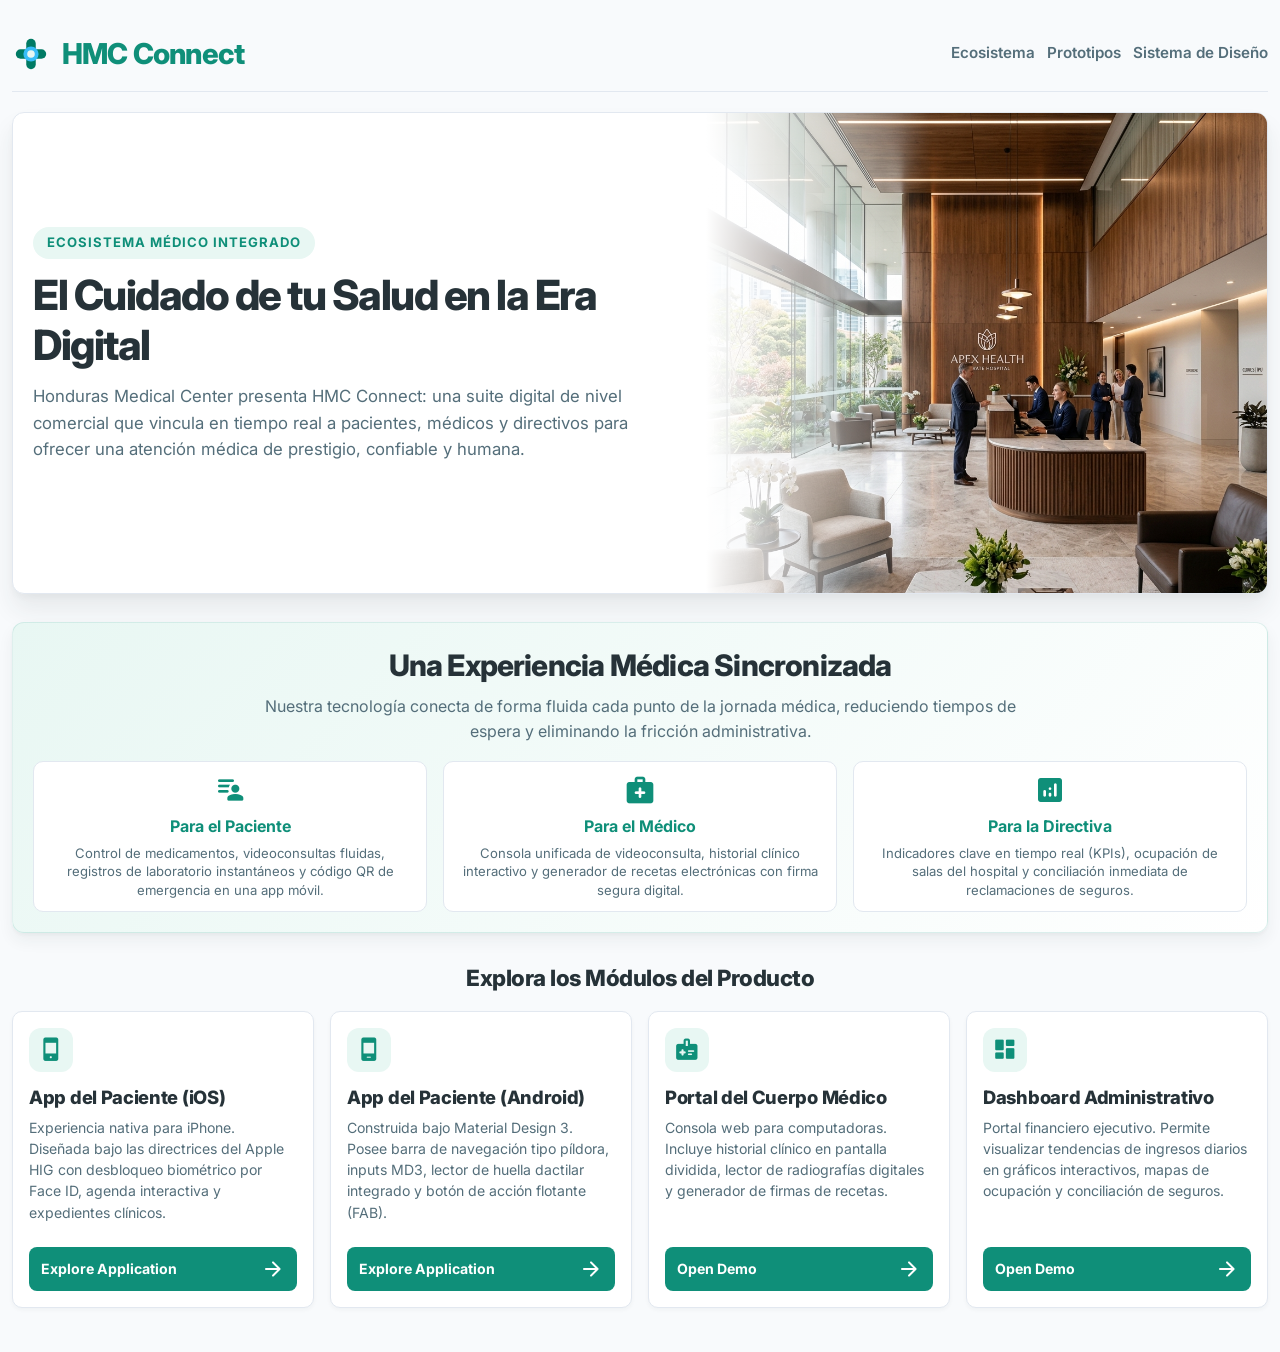
<file: index.html>
<!DOCTYPE html>
<html lang="es">
<head>
  <meta charset="UTF-8">
  <meta name="viewport" content="width=device-width, initial-scale=1.0">
  <title>HMC Connect - Ecosistema de Salud Digital</title>
  <link rel="stylesheet" href="styles/base.css">
  <link rel="stylesheet" href="styles/hub.css">
</head>
<body>
  <div class="hub-container">
    <!-- Premium Navigation Bar -->
    <header class="hub-nav-bar fade-in">
      <div class="hmc-brand-logo">
        <svg class="hmc-logo-svg" viewBox="0 0 40 40" fill="none" xmlns="http://www.w3.org/2000/svg">
          <!-- Premium Brand Logo: Interlocking Medical Cross and Circles -->
          <rect x="15" y="4" width="10" height="32" rx="5" fill="#007A64" />
          <rect x="4" y="15" width="32" height="10" rx="5" fill="#007A64" />
          <circle cx="20" cy="20" r="8" fill="#38BDF8" />
          <circle cx="20" cy="20" r="4" fill="#E8F7F3" />
        </svg>
        HMC Connect
      </div>
      <nav class="hub-nav-links">
        <a href="#ecosystem">Ecosistema</a>
        <a href="#demos">Prototipos</a>
        <a href="#design-system">Sistema de Diseño</a>
      </nav>
    </header>

    <!-- Large Hero Section with Real Photography -->
    <section class="hero-section slide-up">
      <div class="hero-content">
        <span class="hero-tag">Ecosistema Médico Integrado</span>
        <h1 class="hero-headline">El Cuidado de tu Salud en la Era Digital</h1>
        <p class="hero-description">
          Honduras Medical Center presenta HMC Connect: una suite digital de nivel comercial que vincula en tiempo real a pacientes, médicos y directivos para ofrecer una atención médica de prestigio, confiable y humana.
        </p>
      </div>
      <div class="hero-image-wrapper">
        <img class="hero-image" src="assets/hospital_hero.png" alt="HMC Hospital Lobby">
        <div class="hero-image-overlay"></div>
      </div>
    </section>

    <!-- Section 1: Ecosystem Overview -->
    <section class="connectivity-panel slide-up" id="ecosystem" style="animation-delay: 0.1s;">
      <div class="intro-section" style="margin-bottom: var(--space-md);">
        <h2 class="section-title">Una Experiencia Médica Sincronizada</h2>
        <p class="section-subtitle">
          Nuestra tecnología conecta de forma fluida cada punto de la jornada médica, reduciendo tiempos de espera y eliminando la fricción administrativa.
        </p>
      </div>
      <div class="connectivity-grid">
        <div class="conn-item">
          <span class="material-symbols-rounded" style="font-size:2rem; color:var(--primary-blue); margin-bottom:8px;">patient_list</span>
          <h4>Para el Paciente</h4>
          <p>Control de medicamentos, videoconsultas fluidas, registros de laboratorio instantáneos y código QR de emergencia en una app móvil.</p>
        </div>
        <div class="conn-item">
          <span class="material-symbols-rounded" style="font-size:2rem; color:var(--primary-blue); margin-bottom:8px;">medical_services</span>
          <h4>Para el Médico</h4>
          <p>Consola unificada de videoconsulta, historial clínico interactivo y generador de recetas electrónicas con firma segura digital.</p>
        </div>
        <div class="conn-item">
          <span class="material-symbols-rounded" style="font-size:2rem; color:var(--primary-blue); margin-bottom:8px;">analytics</span>
          <h4>Para la Directiva</h4>
          <p>Indicadores clave en tiempo real (KPIs), ocupación de salas del hospital y conciliación inmediata de reclamaciones de seguros.</p>
        </div>
      </div>
    </section>

    <!-- Section 2: Product Demos -->
    <section id="demos" style="margin-bottom: var(--space-xxl);">
      <h2 class="cards-row-title">Explora los Módulos del Producto</h2>
      <main class="hub-grid">
        <!-- iOS App -->
        <article class="hub-card">
          <div class="hub-card-top">
            <div class="hub-card-icon">
              <span class="material-symbols-rounded">phone_iphone</span>
            </div>
            <h3 class="hub-card-title">App del Paciente (iOS)</h3>
            <p class="hub-card-desc">Experiencia nativa para iPhone. Diseñada bajo las directrices del Apple HIG con desbloqueo biométrico por Face ID, agenda interactiva y expedientes clínicos.</p>
          </div>
          <a href="mobile_ios.html" target="_blank" class="hub-card-link ripple-btn">
            Explore Application
            <span class="material-symbols-rounded">arrow_forward</span>
          </a>
        </article>

        <!-- Android App -->
        <article class="hub-card">
          <div class="hub-card-top">
            <div class="hub-card-icon">
              <span class="material-symbols-rounded">phone_android</span>
            </div>
            <h3 class="hub-card-title">App del Paciente (Android)</h3>
            <p class="hub-card-desc">Construida bajo Material Design 3. Posee barra de navegación tipo píldora, inputs MD3, lector de huella dactilar integrado y botón de acción flotante (FAB).</p>
          </div>
          <a href="mobile_android.html" target="_blank" class="hub-card-link ripple-btn">
            Explore Application
            <span class="material-symbols-rounded">arrow_forward</span>
          </a>
        </article>

        <!-- Physician Portal -->
        <article class="hub-card">
          <div class="hub-card-top">
            <div class="hub-card-icon">
              <span class="material-symbols-rounded">medical_information</span>
            </div>
            <h3 class="hub-card-title">Portal del Cuerpo Médico</h3>
            <p class="hub-card-desc">Consola web para computadoras. Incluye historial clínico en pantalla dividida, lector de radiografías digitales y generador de firmas de recetas.</p>
          </div>
          <a href="physician_portal.html" target="_blank" class="hub-card-link ripple-btn">
            Open Demo
            <span class="material-symbols-rounded">arrow_forward</span>
          </a>
        </article>

        <!-- Admin Dashboard -->
        <article class="hub-card">
          <div class="hub-card-top">
            <div class="hub-card-icon">
              <span class="material-symbols-rounded">dashboard</span>
            </div>
            <h3 class="hub-card-title">Dashboard Administrativo</h3>
            <p class="hub-card-desc">Portal financiero ejecutivo. Permite visualizar tendencias de ingresos diarios en gráficos interactivos, mapas de ocupación y conciliación de seguros.</p>
          </div>
          <a href="admin_dashboard.html" target="_blank" class="hub-card-link ripple-btn">
            Open Demo
            <span class="material-symbols-rounded">arrow_forward</span>
          </a>
        </article>
      </main>
    </section>
  </div>
</body>
</html>
</file>
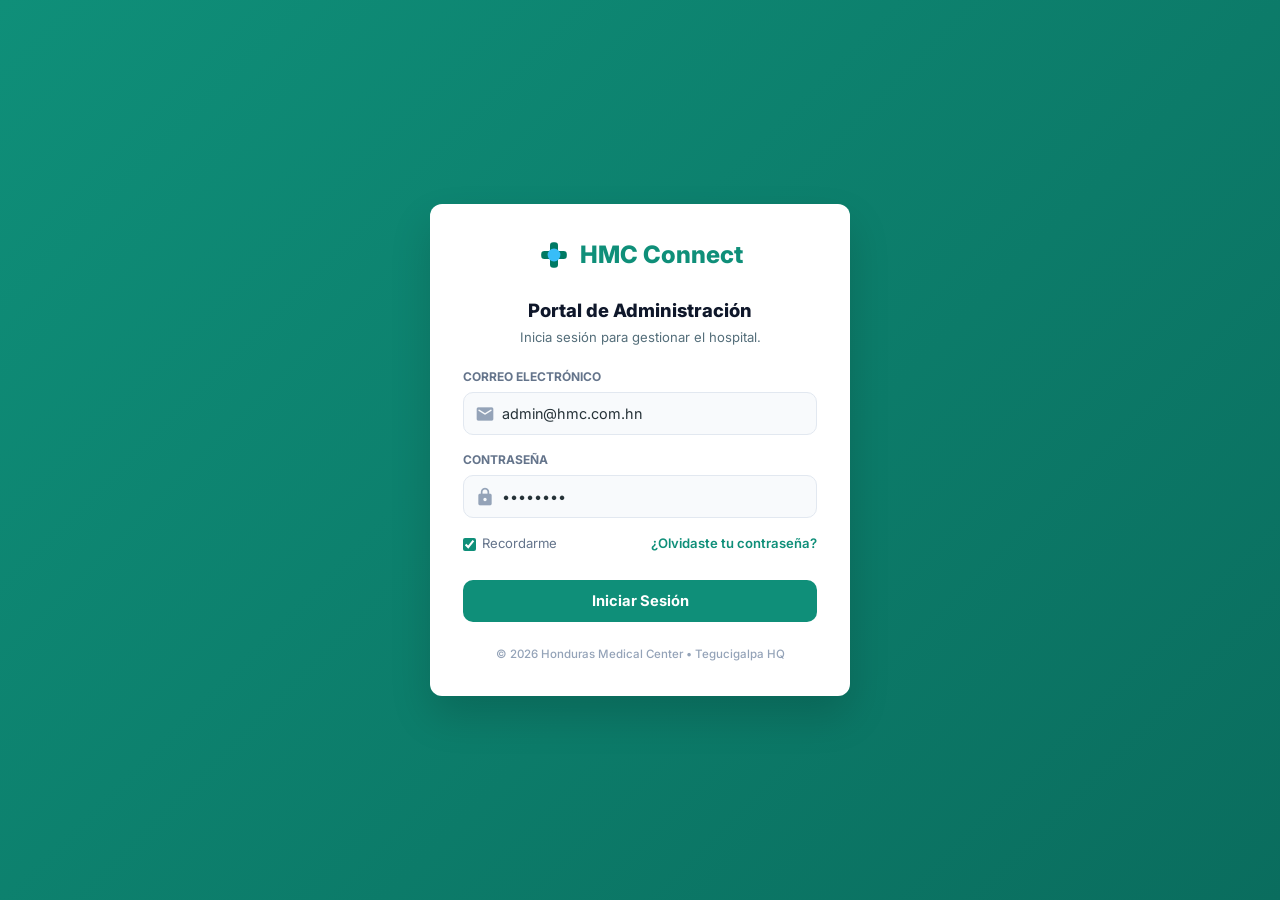
<file: admin_dashboard.html>
<!DOCTYPE html>
<html lang="es">
<head>
  <meta charset="UTF-8">
  <meta name="viewport" content="width=device-width, initial-scale=1.0">
  <title>HMC Connect - Dashboard Ejecutivo</title>
  <link rel="stylesheet" href="styles/base.css">
  <link rel="stylesheet" href="styles/admin.css">
</head>
<body>
  <!-- 1. LOGIN SCREEN -->
  <div class="login-screen-wrapper" id="admin-login-view">
    <div class="login-card">
      <div class="login-logo">
        <svg viewBox="0 0 40 40" fill="none" xmlns="http://www.w3.org/2000/svg" style="width:32px; height:32px;">
          <rect x="15" y="4" width="10" height="32" rx="4" fill="#007A64" />
          <rect x="4" y="15" width="32" height="10" rx="4" fill="#007A64" />
          <circle cx="20" cy="20" r="8" fill="#38BDF8" />
        </svg>
        HMC Connect
      </div>
      
      <div style="margin-bottom:20px;">
        <h2 style="font-size:1.15rem; font-weight:800; color:#0F172A; margin-bottom:4px;">Portal de Administración</h2>
        <p style="color:var(--text-muted); font-size:0.82rem; margin:0;">Inicia sesión para gestionar el hospital.</p>
      </div>

      <div class="login-form">
        <div class="login-input-group">
          <label>Correo Electrónico</label>
          <div class="login-input-wrapper">
            <input type="email" id="admin-login-email" value="admin@hmc.com.hn">
            <span class="material-symbols-rounded icon">mail</span>
          </div>
        </div>

        <div class="login-input-group">
          <label>Contraseña</label>
          <div class="login-input-wrapper">
            <input type="password" id="admin-login-pass" value="••••••••">
            <span class="material-symbols-rounded icon">lock</span>
          </div>
        </div>

        <div class="login-action-row">
          <label style="display:flex; align-items:center; gap:6px; cursor:pointer;">
            <input type="checkbox" checked style="accent-color:var(--primary);"> Recordarme
          </label>
          <a href="#" onclick="showToast('🔑 Recuperación de contraseña enviada al correo registrado.', 'success'); return false;" style="color:var(--primary); font-weight:600;">¿Olvidaste tu contraseña?</a>
        </div>

        <button class="login-btn" onclick="loginAdmin()">Iniciar Sesión</button>
      </div>

      <div class="login-footer">
        © 2026 Honduras Medical Center &bull; Tegucigalpa HQ
      </div>
    </div>
  </div>

  <div class="admin-container fade-in hidden" id="admin-main-container">
    <!-- Sidebar Navigation -->
    <aside class="admin-sidebar">
      <div class="admin-brand">
        <svg class="admin-brand-svg" viewBox="0 0 40 40" fill="none" xmlns="http://www.w3.org/2000/svg">
          <rect x="15" y="4" width="10" height="32" rx="4" fill="#007A64" />
          <rect x="4" y="15" width="32" height="10" rx="4" fill="#007A64" />
          <circle cx="20" cy="20" r="8" fill="#38BDF8" />
        </svg>
        HMC Connect
      </div>

      <nav class="admin-nav-list">
        <button class="admin-nav-item active" data-tab="overview">
          <span class="material-symbols-rounded">home</span>
          Dashboard
        </button>
        <button class="admin-nav-item" data-tab="patients">
          <span class="material-symbols-rounded">group</span>
          Pacientes
        </button>
        <button class="admin-nav-item" data-tab="appointments">
          <span class="material-symbols-rounded">calendar_today</span>
          Citas
        </button>
        <button class="admin-nav-item" data-tab="consults">
          <span class="material-symbols-rounded">forum</span>
          Consultas
        </button>
        <button class="admin-nav-item" data-tab="billing">
          <span class="material-symbols-rounded">receipt_long</span>
          Facturación
        </button>
        <button class="admin-nav-item" data-tab="claims">
          <span class="material-symbols-rounded">verified_user</span>
          Reclamaciones y Seguros
        </button>
        <button class="admin-nav-item" data-tab="reports">
          <span class="material-symbols-rounded">assessment</span>
          Reportes
        </button>
        <button class="admin-nav-item" data-tab="users">
          <span class="material-symbols-rounded">manage_accounts</span>
          Usuarios
        </button>
        <button class="admin-nav-item" data-tab="settings">
          <span class="material-symbols-rounded">settings</span>
          Configuración
        </button>
      </nav>

      <!-- Sidebar User Profile Card -->
      <div class="sidebar-profile-card" onclick="showToast('👤 Perfil de administrador: Jessica Abrego', 'success')">
        <img class="sidebar-profile-avatar" src="assets/patient_avatar.png" alt="Jessica Abrego">
        <div class="sidebar-profile-info">
          <span class="sidebar-profile-name">Jessica Abrego</span>
          <span class="sidebar-profile-role">Administradora</span>
        </div>
        <span class="material-symbols-rounded" style="font-size:1.2rem; color:#64748B;">expand_more</span>
      </div>

      <!-- Cerrar sesión -->
      <button class="admin-nav-item" style="color: #EF4444;" onclick="logoutAdmin()">
        <span class="material-symbols-rounded" style="color:#EF4444;">logout</span>
        Cerrar sesión
      </button>
    </aside>

    <!-- Main Content Panel -->
    <main class="admin-content">
      <!-- 1. EXECUTIVE OVERVIEW VIEW -->
      <div id="admin-view-overview">
        <div class="portal-top-bar">
          <div>
            <h1 class="portal-page-title">Hospital Analytics Dashboard</h1>
            <p style="color:var(--text-muted); font-size:0.9rem; font-weight: 500; display:flex; align-items:center; gap:6px;">
              Honduras Medical Center &bull; Tegucigalpa HQ &bull; 
              <span class="pulse-icon"></span> 
              <span style="color:var(--success-green); font-weight:700;">Datos sincronizados</span> &bull; 
              <span style="color:var(--text-muted);">Sinc: <span id="sync-time">09:41:00</span></span>
            </p>
          </div>
          <div id="overview-date" style="font-weight:700; color:var(--primary-blue);">24 de Julio, 2026</div>
        </div>

        <!-- KPI Ticker Metrics -->
        <div class="kpi-row slide-up">
          <div class="kpi-card">
            <div style="display:flex; justify-content:space-between; align-items:center; margin-bottom:6px;">
              <h4 style="margin:0;">Ocupación Hospitalaria</h4>
              <span class="material-symbols-rounded" style="color:var(--primary-blue); font-size:1.2rem;">bed</span>
            </div>
            <div class="kpi-value-row">
              <span class="kpi-val" id="kpi-occupancy-val">0</span><span class="kpi-val"></span>
              <span class="kpi-trend warning">+3.2% vs mes ant.</span>
            </div>
            <div class="kpi-progress-bar-bg" style="height:4px; background-color:var(--bg-gray); border-radius:2px; margin-top:8px; overflow:hidden;">
              <div class="kpi-progress-fill" id="kpi-occupancy-bar" style="height:100%; width:0%; background-color:var(--primary-blue); transition:width 1s ease;"></div>
            </div>
          </div>
          <div class="kpi-card">
            <div style="display:flex; justify-content:space-between; align-items:center; margin-bottom:6px;">
              <h4 style="margin:0;">Ingresos Diarios</h4>
              <span class="material-symbols-rounded" style="color:var(--success-green); font-size:1.2rem;">payments</span>
            </div>
            <div class="kpi-value-row">
              <span class="kpi-val" style="font-size: 1.4rem;">L.</span> <span class="kpi-val" id="kpi-revenue-val">0.00</span><span class="kpi-val" style="font-size: 1.4rem;">M</span>
              <span class="kpi-trend ok">+14.8% vs meta</span>
            </div>
            <div class="kpi-progress-bar-bg" style="height:4px; background-color:var(--bg-gray); border-radius:2px; margin-top:8px; overflow:hidden;">
              <div class="kpi-progress-fill" id="kpi-revenue-bar" style="height:100%; width:0%; background-color:var(--success-green); transition:width 1s ease;"></div>
            </div>
          </div>
          <div class="kpi-card">
            <div style="display:flex; justify-content:space-between; align-items:center; margin-bottom:6px;">
              <h4 style="margin:0;">Satisfacción Paciente</h4>
              <span class="material-symbols-rounded" style="color:var(--warning-orange); font-size:1.2rem;">mood</span>
            </div>
            <div class="kpi-value-row">
              <span class="kpi-val" id="kpi-satisfaction-val">0.00</span><span class="kpi-val" style="font-size:1.2rem; color:var(--text-muted);">/5.0</span>
              <span class="kpi-trend ok">+0.12 pts</span>
            </div>
            <div class="kpi-progress-bar-bg" style="height:4px; background-color:var(--bg-gray); border-radius:2px; margin-top:8px; overflow:hidden;">
              <div class="kpi-progress-fill" id="kpi-satisfaction-bar" style="height:100%; width:0%; background-color:var(--warning-orange); transition:width 1s ease;"></div>
            </div>
          </div>
          <div class="kpi-card">
            <div style="display:flex; justify-content:space-between; align-items:center; margin-bottom:6px;">
              <h4 style="margin:0;">Médicos Activos</h4>
              <span class="material-symbols-rounded" style="color:var(--secondary-blue); font-size:1.2rem;">badge</span>
            </div>
            <div class="kpi-value-row">
              <span class="kpi-val" id="kpi-doctors-val">0</span>
              <span class="kpi-trend ok">En Turno</span>
            </div>
            <div class="kpi-progress-bar-bg" style="height:4px; background-color:var(--bg-gray); border-radius:2px; margin-top:8px; overflow:hidden;">
              <div class="kpi-progress-fill" id="kpi-doctors-bar" style="height:100%; width:0%; background-color:var(--secondary-blue); transition:width 1s ease;"></div>
            </div>
          </div>
          <div class="kpi-card">
            <div style="display:flex; justify-content:space-between; align-items:center; margin-bottom:6px;">
              <h4 style="margin:0;">Reportes de Monitoreo</h4>
              <span class="material-symbols-rounded" style="color:var(--primary); font-size:1.2rem;">edit_note</span>
            </div>
            <div class="kpi-value-row">
              <span class="kpi-val" id="kpi-monitoring-val">0</span>
              <span class="kpi-trend ok">Recibidos Hoy</span>
            </div>
            <div class="kpi-progress-bar-bg" style="height:4px; background-color:var(--bg-gray); border-radius:2px; margin-top:8px; overflow:hidden;">
              <div class="kpi-progress-fill" id="kpi-monitoring-bar" style="height:100%; width:0%; background-color:var(--primary); transition:width 1s ease;"></div>
            </div>
          </div>
        </div>

        <!-- Charts and maps split -->
        <div class="portal-dashboard-grid slide-up" style="animation-delay: 0.1s;">
          <!-- Revenue Line Chart -->
          <div class="portal-panel-card">
            <div class="portal-panel-header">
              <h3 class="portal-panel-title">Evolución de Ingresos (Esta Semana)</h3>
              <span style="font-size:0.8rem; font-weight:700; color:var(--text-muted);">Cifras en Millones Lempiras (L.)</span>
            </div>
            
            <div class="chart-card-viewport">
              <svg class="chart-svg-elem" id="admin-revenue-svg"></svg>
            </div>
          </div>

          <!-- Hospital Wing Heatmap -->
          <div class="portal-panel-card">
            <h3 class="portal-panel-title" style="margin-bottom: var(--space-md);">Ocupación por Departamentos</h3>
            <div class="heatmap-container" id="admin-heatmap-container">
              <!-- populated dynamically -->
            </div>
          </div>
        </div>

        <!-- Lower Dashboard Section: Recent Claims & Activity timeline -->
        <div class="portal-dashboard-grid slide-up" style="animation-delay: 0.15s; margin-top: var(--space-lg); grid-template-columns: 2fr 1fr;">
          <!-- Left: Recent Claims Cards -->
          <div class="portal-panel-card">
            <div class="portal-panel-header" style="margin-bottom: var(--space-md);">
              <h3 class="portal-panel-title">Reclamaciones Recientes</h3>
              <button class="claim-btn approve ripple-btn" id="btn-view-all-claims" style="font-size:0.8rem; background-color:var(--light-blue); color:var(--primary-blue); font-weight:700; border-radius:8px;">Ver todas las reclamaciones</button>
            </div>
            
            <div id="recent-claims-container" style="display:flex; flex-direction:column; gap:10px;">
              <!-- populated dynamically (max 5 items) -->
            </div>
          </div>

          <!-- Right: Recent Activity Timeline -->
          <div class="portal-panel-card">
            <h3 class="portal-panel-title" style="margin-bottom:var(--space-md);">Actividad Reciente</h3>
            <div class="timeline-container" id="recent-activity-container">
              <!-- populated dynamically -->
            </div>
          </div>
        </div>
      </div>

      <!-- 2. BILLING & CLAIMS LIST VIEW -->
      <div id="admin-view-claims" class="hidden">
        <!-- Header Top Bar -->
        <div class="portal-top-bar" style="display:flex; justify-content:space-between; align-items:center; margin-bottom:var(--space-lg);">
          <div>
            <h1 class="portal-page-title" style="font-size:1.8rem; font-weight:800; color:#0F172A; margin-bottom:4px;">Gestión de Reclamaciones de Seguros</h1>
            <p style="color:var(--text-muted); font-size:0.9rem; font-weight: 500;">Facturación unificada y aprobación de coberturas médicas.</p>
          </div>
          <div style="display:flex; align-items:center; gap:16px;">
            <!-- Notifications Bell -->
            <div style="position:relative; cursor:pointer;" onclick="showToast('🔔 Tienes 3 notificaciones administrativas sin revisar.', 'warning')">
              <span class="material-symbols-rounded" style="font-size:1.6rem; color:#64748B;">notifications</span>
              <span style="position:absolute; top:-2px; right:-2px; background-color:var(--danger-red); color:#FFFFFF; font-size:0.65rem; font-weight:800; border-radius:50%; width:14px; height:14px; display:flex; align-items:center; justify-content:center;">3</span>
            </div>
            <!-- Nuevo Reclamo Button (Teal HMC Style) -->
            <button class="start-consult-btn ripple-btn" style="background-color: #007A64; color: #FFFFFF; font-weight:700; border-radius:8px; display:flex; align-items:center; gap:6px; padding:10px 18px; font-size:0.9rem; box-shadow:0 4px 10px rgba(0,122,100,0.15);" onclick="showToast('📝 Creación de nuevo reclamo (Simulado)', 'success')">
              <span class="material-symbols-rounded">add</span> Nuevo Reclamo
            </button>
          </div>
        </div>

        <!-- Four Statistic KPI Cards Row -->
        <div class="kpi-row slide-up" style="display:grid; grid-template-columns: repeat(4, 1fr); gap:var(--space-md); margin-bottom:var(--space-lg);">
          <!-- Total Reclamos -->
          <div class="kpi-card" style="display:flex; align-items:center; gap:16px; background-color:#FFFFFF; border-radius:16px; padding:20px; box-shadow:0 4px 20px rgba(0,0,0,0.02); border:1px solid #F1F5F9;">
            <div style="width:48px; height:48px; border-radius:50%; background-color:#E0F2FE; display:flex; align-items:center; justify-content:center; color:#0284C7; flex-shrink:0;">
              <span class="material-symbols-rounded" style="font-size:1.5rem;">description</span>
            </div>
            <div style="flex-grow:1;">
              <span style="font-size:0.75rem; font-weight:700; color:#64748B; text-transform:uppercase; letter-spacing:0.3px;">Total Reclamos</span>
              <div style="font-size:1.8rem; font-weight:800; color:#1E293B; line-height:1.2; margin-top:2px;">128</div>
              <div style="display:flex; align-items:center; gap:4px; margin-top:4px; font-size:0.75rem; color:#64748B; font-weight:600;">
                <span style="color:#10B981; font-weight:700; display:flex; align-items:center;"><span class="material-symbols-rounded" style="font-size:0.95rem;">arrow_upward</span>12%</span>
                <span>Este mes</span>
              </div>
            </div>
          </div>
          <!-- Pendientes -->
          <div class="kpi-card" style="display:flex; align-items:center; gap:16px; background-color:#FFFFFF; border-radius:16px; padding:20px; box-shadow:0 4px 20px rgba(0,0,0,0.02); border:1px solid #F1F5F9;">
            <div style="width:48px; height:48px; border-radius:50%; background-color:#FEF3C7; display:flex; align-items:center; justify-content:center; color:#D97706; flex-shrink:0;">
              <span class="material-symbols-rounded" style="font-size:1.5rem;">schedule</span>
            </div>
            <div style="flex-grow:1;">
              <span style="font-size:0.75rem; font-weight:700; color:#64748B; text-transform:uppercase; letter-spacing:0.3px;">Pendientes</span>
              <div style="font-size:1.8rem; font-weight:800; color:#1E293B; line-height:1.2; margin-top:2px;">42</div>
              <div style="display:flex; align-items:center; gap:4px; margin-top:4px; font-size:0.75rem; color:#64748B; font-weight:600;">
                <span style="color:#D97706; font-weight:700;">Por aprobar</span>
              </div>
            </div>
          </div>
          <!-- Aprobados -->
          <div class="kpi-card" style="display:flex; align-items:center; gap:16px; background-color:#FFFFFF; border-radius:16px; padding:20px; box-shadow:0 4px 20px rgba(0,0,0,0.02); border:1px solid #F1F5F9;">
            <div style="width:48px; height:48px; border-radius:50%; background-color:#D1FAE5; display:flex; align-items:center; justify-content:center; color:#059669; flex-shrink:0;">
              <span class="material-symbols-rounded" style="font-size:1.5rem;">check_circle</span>
            </div>
            <div style="flex-grow:1;">
              <span style="font-size:0.75rem; font-weight:700; color:#64748B; text-transform:uppercase; letter-spacing:0.3px;">Aprobados</span>
              <div style="font-size:1.8rem; font-weight:800; color:#1E293B; line-height:1.2; margin-top:2px;">65</div>
              <div style="display:flex; align-items:center; gap:4px; margin-top:4px; font-size:0.75rem; color:#64748B; font-weight:600;">
                <span style="color:#10B981; font-weight:700; display:flex; align-items:center;"><span class="material-symbols-rounded" style="font-size:0.95rem;">arrow_upward</span>8%</span>
                <span>Este mes</span>
              </div>
            </div>
          </div>
          <!-- Rechazados -->
          <div class="kpi-card" style="display:flex; align-items:center; gap:16px; background-color:#FFFFFF; border-radius:16px; padding:20px; box-shadow:0 4px 20px rgba(0,0,0,0.02); border:1px solid #F1F5F9;">
            <div style="width:48px; height:48px; border-radius:50%; background-color:#FEE2E2; display:flex; align-items:center; justify-content:center; color:#DC2626; flex-shrink:0;">
              <span class="material-symbols-rounded" style="font-size:1.5rem;">cancel</span>
            </div>
            <div style="flex-grow:1;">
              <span style="font-size:0.75rem; font-weight:700; color:#64748B; text-transform:uppercase; letter-spacing:0.3px;">Rechazados</span>
              <div style="font-size:1.8rem; font-weight:800; color:#1E293B; line-height:1.2; margin-top:2px;">21</div>
              <div style="display:flex; align-items:center; gap:4px; margin-top:4px; font-size:0.75rem; color:#64748B; font-weight:600;">
                <span style="color:#EF4444; font-weight:700; display:flex; align-items:center;"><span class="material-symbols-rounded" style="font-size:0.95rem;">arrow_downward</span>5%</span>
                <span>Este mes</span>
              </div>
            </div>
          </div>
        </div>

        <!-- Professional Filter Toolbar Row -->
        <div class="portal-panel-card slide-up" style="margin-bottom:var(--space-md); padding:16px; background-color:#FFFFFF; border-radius:16px; box-shadow:0 4px 20px rgba(0,0,0,0.02); border:1px solid #F1F5F9;">
          <div style="display:flex; align-items:center; justify-content:space-between; gap:16px; flex-wrap:wrap;">
            <!-- Search input -->
            <div style="flex-grow:2; min-width:240px; position:relative;">
              <span class="material-symbols-rounded" style="position:absolute; left:12px; top:50%; transform:translateY(-50%); color:#94A3B8; font-size:1.2rem;">search</span>
              <input type="text" id="claims-search-input" placeholder="Buscar por ID, paciente o aseguradora..." style="width:100%; padding:10px 12px 10px 40px; border-radius:10px; border:1px solid #E2E8F0; background-color:#F8FAFC; font-size:0.88rem; font-weight:500; color:#1E293B; outline:none; transition:border-color 0.2s;" onfocus="this.style.borderColor='#007A64'" onblur="this.style.borderColor='#E2E8F0'">
            </div>
            
            <!-- Estado dropdown -->
            <div style="flex-grow:1; min-width:120px; display:flex; flex-direction:column; gap:4px;">
              <label style="font-size:0.72rem; font-weight:800; color:#64748B; text-transform:uppercase;">Estado</label>
              <select id="filter-status" style="width:100%; padding:9px 12px; border-radius:10px; border:1px solid #E2E8F0; background-color:#F8FAFC; font-size:0.85rem; font-weight:600; color:#1E293B; cursor:pointer;">
                <option value="all">Todos</option>
                <option value="Pendiente">Pendiente</option>
                <option value="Aprobada">Aprobada</option>
                <option value="Rechazada">Rechazada</option>
              </select>
            </div>

            <!-- Departamento dropdown -->
            <div style="flex-grow:1; min-width:140px; display:flex; flex-direction:column; gap:4px;">
              <label style="font-size:0.72rem; font-weight:800; color:#64748B; text-transform:uppercase;">Departamento</label>
              <select id="filter-dept" style="width:100%; padding:9px 12px; border-radius:10px; border:1px solid #E2E8F0; background-color:#F8FAFC; font-size:0.85rem; font-weight:600; color:#1E293B; cursor:pointer;">
                <option value="all">Todos</option>
                <option value="Cardiología">Cardiología</option>
                <option value="Ginecología">Ginecología</option>
                <option value="Traumatología">Traumatología</option>
                <option value="Urgencias">Urgencias</option>
              </select>
            </div>

            <!-- Fecha dropdown -->
            <div style="flex-grow:1; min-width:140px; display:flex; flex-direction:column; gap:4px;">
              <label style="font-size:0.72rem; font-weight:800; color:#64748B; text-transform:uppercase;">Fecha</label>
              <select id="filter-date" style="width:100%; padding:9px 12px; border-radius:10px; border:1px solid #E2E8F0; background-color:#F8FAFC; font-size:0.85rem; font-weight:600; color:#1E293B; cursor:pointer;">
                <option value="all">Seleccionar fecha</option>
                <option value="today">Hoy</option>
                <option value="yesterday">Ayer o antes</option>
              </select>
            </div>

            <!-- Export simulated action -->
            <button class="start-consult-btn ripple-btn" style="background-color:#FFFFFF; border:1px solid #E2E8F0; color:#007A64; font-weight:700; border-radius:10px; padding:10px 18px; font-size:0.85rem; display:flex; align-items:center; gap:6px; margin-top:20px;" onclick="showToast('📥 Exportando reclamaciones... (Simulado)', 'success')">
              <span class="material-symbols-rounded" style="font-size:1.15rem;">download</span> Exportar
            </button>
          </div>
        </div>

        <!-- Claims Queue table wrapper card -->
        <div class="portal-panel-card slide-up" style="padding:0; overflow:hidden; background-color:#FFFFFF; border-radius:16px; box-shadow:0 4px 20px rgba(0,0,0,0.02); border:1px solid #F1F5F9; animation-delay:0.05s;">
          <table class="queue-table" style="width:100%; border-collapse:collapse; margin:0;">
            <thead style="background-color:#F8FAFC; border-bottom:1px solid #E2E8F0;">
              <tr>
                <th style="padding:16px 20px; font-size:0.75rem; font-weight:800; color:#64748B; text-transform:uppercase;">ID</th>
                <th style="padding:16px 20px; font-size:0.75rem; font-weight:800; color:#64748B; text-transform:uppercase;">Paciente</th>
                <th style="padding:16px 20px; font-size:0.75rem; font-weight:800; color:#64748B; text-transform:uppercase;">Aseguradora</th>
                <th style="padding:16px 20px; font-size:0.75rem; font-weight:800; color:#64748B; text-transform:uppercase;">Departamento</th>
                <th style="padding:16px 20px; font-size:0.75rem; font-weight:800; color:#64748B; text-transform:uppercase;">Monto Total</th>
                <th style="padding:16px 20px; font-size:0.75rem; font-weight:800; color:#64748B; text-transform:uppercase;">Fecha</th>
                <th style="padding:16px 20px; font-size:0.75rem; font-weight:800; color:#64748B; text-transform:uppercase;">Estado</th>
                <th style="padding:16px 20px; font-size:0.75rem; font-weight:800; color:#64748B; text-transform:uppercase; text-align:center;">Acciones</th>
              </tr>
            </thead>
            <tbody id="claims-table-body">
              <!-- Populated dynamically via js/admin.js -->
            </tbody>
          </table>

          <!-- Pagination Footer from mockup image -->
          <div style="display:flex; justify-content:space-between; align-items:center; padding:16px 20px; border-top:1px solid #E2E8F0; background-color:#FFFFFF;">
            <span style="font-size:0.85rem; color:#64748B; font-weight:500;">Mostrando 1 a 4 de 128 resultados</span>
            <div style="display:flex; align-items:center; gap:6px;">
              <button style="width:32px; height:32px; border-radius:8px; border:1px solid #E2E8F0; display:flex; align-items:center; justify-content:center; color:#64748B;" onclick="showToast('Página Anterior (Simulación)', 'warning')"><span class="material-symbols-rounded" style="font-size:1.2rem;">chevron_left</span></button>
              <button style="width:32px; height:32px; border-radius:8px; background-color:#007A64; color:#FFFFFF; font-weight:800; display:flex; align-items:center; justify-content:center;">1</button>
              <button style="width:32px; height:32px; border-radius:8px; border:1px solid #E2E8F0; display:flex; align-items:center; justify-content:center; color:#64748B; font-weight:600;" onclick="showToast('Navegando a Página 2 (Simulación)', 'success')">2</button>
              <button style="width:32px; height:32px; border-radius:8px; border:1px solid #E2E8F0; display:flex; align-items:center; justify-content:center; color:#64748B; font-weight:600;" onclick="showToast('Navegando a Página 3 (Simulación)', 'success')">3</button>
              <span style="color:#94A3B8; font-size:0.85rem;">...</span>
              <button style="width:32px; height:32px; border-radius:8px; border:1px solid #E2E8F0; display:flex; align-items:center; justify-content:center; color:#64748B; font-weight:600;" onclick="showToast('Navegando a Página 32 (Simulación)', 'success')">32</button>
              <button style="width:32px; height:32px; border-radius:8px; border:1px solid #E2E8F0; display:flex; align-items:center; justify-content:center; color:#64748B;" onclick="showToast('Siguiente Página (Simulación)', 'warning')"><span class="material-symbols-rounded" style="font-size:1.2rem;">chevron_right</span></button>
            </div>
          </div>
        </div>

        <!-- Confidenciality notice footer -->
        <div style="display:flex; align-items:center; justify-content:center; gap:6px; margin-top:20px; font-size:0.75rem; color:#94A3B8; font-weight:600;">
          <span class="material-symbols-rounded" style="font-size:1rem; color:#94A3B8;">verified_user</span>
          La información mostrada es confidencial y está protegida.
        </div>
      </div>

      <!-- 3. PATIENTS VIEW -->
      <div id="admin-view-patients" class="hidden">
        <div class="portal-top-bar" style="margin-bottom:var(--space-lg); display:flex; justify-content:space-between; align-items:center;">
          <div>
            <h1 class="portal-page-title" style="font-size:1.8rem; font-weight:800; color:#0F172A; margin-bottom:4px;">Directorio de Pacientes</h1>
            <p style="color:var(--text-muted); font-size:0.9rem; font-weight: 500;">Expedientes clínicos y afiliación de pólizas HMC.</p>
          </div>
          <button class="start-consult-btn ripple-btn" style="background-color:#007A64; color:#FFFFFF; font-weight:700; border-radius:8px; padding:10px 18px; font-size:0.85rem; display:flex; align-items:center; gap:6px; margin:0;" onclick="openNewPatientModal()">
            <span class="material-symbols-rounded">person_add</span> + Nuevo Paciente
          </button>
        </div>
        <div class="portal-panel-card" style="padding:0; overflow:hidden; background-color:#FFFFFF; border-radius:16px; box-shadow:0 4px 20px rgba(0,0,0,0.02); border:1px solid #F1F5F9;">
          <table class="queue-table" style="width:100%; border-collapse:collapse;">
            <thead style="background-color:#F8FAFC; border-bottom:1px solid #E2E8F0;">
              <tr>
                <th style="padding:16px 20px; font-size:0.75rem; font-weight:800; color:#64748B; text-transform:uppercase;">ID Paciente</th>
                <th style="padding:16px 20px; font-size:0.75rem; font-weight:800; color:#64748B; text-transform:uppercase;">Nombre Completo</th>
                <th style="padding:16px 20px; font-size:0.75rem; font-weight:800; color:#64748B; text-transform:uppercase;">Edad / Género</th>
                <th style="padding:16px 20px; font-size:0.75rem; font-weight:800; color:#64748B; text-transform:uppercase;">Aseguradora</th>
                <th style="padding:16px 20px; font-size:0.75rem; font-weight:800; color:#64748B; text-transform:uppercase;">Condición Diagnóstica</th>
                <th style="padding:16px 20px; font-size:0.75rem; font-weight:800; color:#64748B; text-transform:uppercase; text-align:center;">Acciones</th>
              </tr>
            </thead>
            <tbody id="admin-patients-table-body">
              <tr>
                <td style="padding:14px 20px;"><strong>HMC-98231-AM</strong></td>
                <td style="padding:14px 20px;">
                  <div style="display:flex; align-items:center; gap:10px;">
                    <img src="assets/patient_avatar.png" style="width:36px; height:36px; border-radius:50%; border:1px solid #E2E8F0; object-fit:cover;">
                    <span style="font-weight:700; color:#1E293B;">Andrés Mendoza Salgado</span>
                  </div>
                </td>
                <td style="padding:14px 20px; font-weight:500;">34 años / Masculino</td>
                <td style="padding:14px 20px;"><span style="color:#0284C7; font-weight:600;">Ficohsa Seguros</span></td>
                <td style="padding:14px 20px;"><span style="background-color:#FFF8E1; color:#E65100; padding:4px 8px; border-radius:6px; font-size:0.75rem; font-weight:700;">Hipertensión Arterial</span></td>
                <td style="padding:14px 20px; text-align:center;">
                  <button class="claim-btn view-details ripple-btn" style="border: 1px solid #E2E8F0; background-color:#F8FAFC; color:#64748B; padding:6px; border-radius:8px; width:34px; height:34px; display:inline-flex; align-items:center; justify-content:center;" onclick="showToast('🔍 Mostrando Ficha Médica de Andrés Mendoza', 'success')"><span class="material-symbols-rounded" style="font-size:1.2rem;">visibility</span></button>
                </td>
              </tr>
              <tr>
                <td style="padding:14px 20px;"><strong>HMC-77218-CZ</strong></td>
                <td style="padding:14px 20px;">
                  <div style="display:flex; align-items:center; gap:10px;">
                    <img src="assets/doctor_female_profile_2.png" style="width:36px; height:36px; border-radius:50%; border:1px solid #E2E8F0; object-fit:cover;">
                    <span style="font-weight:700; color:#1E293B;">Carmen Elena Zelaya</span>
                  </div>
                </td>
                <td style="padding:14px 20px; font-weight:500;">62 años / Femenino</td>
                <td style="padding:14px 20px;"><span style="color:#DC2626; font-weight:600;">Seguros Atlántida</span></td>
                <td style="padding:14px 20px;"><span style="background-color:#FFEBEE; color:#D32F2F; padding:4px 8px; border-radius:6px; font-size:0.75rem; font-weight:700;">Dolor Torácico</span></td>
                <td style="padding:14px 20px; text-align:center;">
                  <button class="claim-btn view-details ripple-btn" style="border: 1px solid #E2E8F0; background-color:#F8FAFC; color:#64748B; padding:6px; border-radius:8px; width:34px; height:34px; display:inline-flex; align-items:center; justify-content:center;" onclick="showToast('🔍 Mostrando Ficha Médica de Carmen Zelaya', 'success')"><span class="material-symbols-rounded" style="font-size:1.2rem;">visibility</span></button>
                </td>
              </tr>
            </tbody>
          </table>
        </div>
      </div>

      <!-- 4. APPOINTMENTS VIEW -->
      <div id="admin-view-appointments" class="hidden">
        <div class="portal-top-bar" style="margin-bottom:var(--space-lg); display:flex; justify-content:space-between; align-items:center;">
          <div>
            <h1 class="portal-page-title" style="font-size:1.8rem; font-weight:800; color:#0F172A; margin-bottom:4px;">Control de Citas Médicas</h1>
            <p style="color:var(--text-muted); font-size:0.9rem; font-weight: 500;">Administración de la agenda, reprogramación y control de citas HMC.</p>
          </div>
          <button class="start-consult-btn ripple-btn" style="background-color:#007A64; color:#FFFFFF; font-weight:700; border-radius:8px; padding:10px 18px; font-size:0.85rem; display:flex; align-items:center; gap:6px; margin:0;" onclick="openNewAppointmentModal()">
            <span class="material-symbols-rounded" style="font-size:1.2rem;">add</span> Nueva Cita
          </button>
        </div>

        <!-- Filter Row -->
        <div class="portal-panel-card" style="padding:16px 20px; border-radius:16px; margin-bottom:20px; background-color:#FFFFFF; border:1px solid #F1F5F9; box-shadow:0 4px 20px rgba(0,0,0,0.01);">
          <div style="display:grid; grid-template-columns: 2fr 1fr 1fr 1fr; gap:12px; align-items:center;">
            <div>
              <span style="font-size:0.75rem; font-weight:700; color:#64748B; text-transform:uppercase; display:block; margin-bottom:6px;">Buscar Paciente</span>
              <div class="search-input-wrapper" style="position:relative;">
                <input type="text" id="admin-appt-search" placeholder="Nombre de paciente..." style="width:100%; border:1px solid #E2E8F0; border-radius:10px; padding:10px 12px 10px 36px; font-size:0.85rem; box-sizing:border-box; outline:none;" oninput="filterAdminAppointments()">
                <span class="material-symbols-rounded" style="position:absolute; left:12px; top:50%; transform:translateY(-50%); font-size:1.2rem; color:#94A3B8;">search</span>
              </div>
            </div>

            <div>
              <span style="font-size:0.75rem; font-weight:700; color:#64748B; text-transform:uppercase; display:block; margin-bottom:6px;">Médico Especialista</span>
              <select id="admin-appt-doctor-filter" style="width:100%; border:1px solid #E2E8F0; border-radius:10px; padding:10px; font-size:0.85rem; background-color:#FFFFFF; outline:none;" onchange="filterAdminAppointments()">
                <option value="all">Todos los médicos</option>
                <option value="Dr. Carlos Valladares">Dr. Carlos Valladares</option>
                <option value="Dra. Sofía Murillo">Dra. Sofía Murillo</option>
              </select>
            </div>

            <div>
              <span style="font-size:0.75rem; font-weight:700; color:#64748B; text-transform:uppercase; display:block; margin-bottom:6px;">Especialidad</span>
              <select id="admin-appt-specialty-filter" style="width:100%; border:1px solid #E2E8F0; border-radius:10px; padding:10px; font-size:0.85rem; background-color:#FFFFFF; outline:none;" onchange="filterAdminAppointments()">
                <option value="all">Todas las especialidades</option>
                <option value="Cardiología">Cardiología</option>
                <option value="Dermatología">Dermatología</option>
              </select>
            </div>

            <div>
              <span style="font-size:0.75rem; font-weight:700; color:#64748B; text-transform:uppercase; display:block; margin-bottom:6px;">Estado</span>
              <select id="admin-appt-status-filter" style="width:100%; border:1px solid #E2E8F0; border-radius:10px; padding:10px; font-size:0.85rem; background-color:#FFFFFF; outline:none;" onchange="filterAdminAppointments()">
                <option value="all">Todos los estados</option>
                <option value="Confirmada">Confirmada</option>
                <option value="Completada">Completada</option>
                <option value="Cancelada">Cancelada</option>
              </select>
            </div>
          </div>
        </div>

        <!-- Appointment queue table -->
        <div class="portal-panel-card" style="padding:0; overflow:hidden; background-color:#FFFFFF; border-radius:16px; box-shadow:0 4px 20px rgba(0,0,0,0.02); border:1px solid #F1F5F9;">
          <table class="queue-table" style="width:100%; border-collapse:collapse;">
            <thead style="background-color:#F8FAFC; border-bottom:1px solid #E2E8F0;">
              <tr>
                <th style="padding:16px 20px; font-size:0.75rem; font-weight:800; color:#64748B; text-transform:uppercase;">ID Cita</th>
                <th style="padding:16px 20px; font-size:0.75rem; font-weight:800; color:#64748B; text-transform:uppercase;">Paciente</th>
                <th style="padding:16px 20px; font-size:0.75rem; font-weight:800; color:#64748B; text-transform:uppercase;">Médico</th>
                <th style="padding:16px 20px; font-size:0.75rem; font-weight:800; color:#64748B; text-transform:uppercase;">Especialidad</th>
                <th style="padding:16px 20px; font-size:0.75rem; font-weight:800; color:#64748B; text-transform:uppercase;">Fecha / Hora</th>
                <th style="padding:16px 20px; font-size:0.75rem; font-weight:800; color:#64748B; text-transform:uppercase;">Modalidad</th>
                <th style="padding:16px 20px; font-size:0.75rem; font-weight:800; color:#64748B; text-transform:uppercase;">Consultorio</th>
                <th style="padding:16px 20px; font-size:0.75rem; font-weight:800; color:#64748B; text-transform:uppercase;">Estado</th>
                <th style="padding:16px 20px; font-size:0.75rem; font-weight:800; color:#64748B; text-transform:uppercase; text-align:center;">Acciones</th>
              </tr>
            </thead>
            <tbody id="admin-appointments-table-body">
              <!-- Dynamically populated via js/admin.js -->
            </tbody>
          </table>
        </div>
      </div>

      <!-- 5. CONSULTS VIEW -->
      <div id="admin-view-consults" class="hidden">
        <div class="portal-top-bar" style="margin-bottom:var(--space-lg);">
          <div>
            <h1 class="portal-page-title" style="font-size:1.8rem; font-weight:800; color:#0F172A; margin-bottom:4px;">Consultas en Progreso</h1>
            <p style="color:var(--text-muted); font-size:0.9rem; font-weight: 500;">Monitoreo de salas de consulta activa y triage de emergencias.</p>
          </div>
        </div>
        <div class="portal-panel-card" style="padding:0; overflow:hidden; background-color:#FFFFFF; border-radius:16px; box-shadow:0 4px 20px rgba(0,0,0,0.02); border:1px solid #F1F5F9;">
          <table class="queue-table" style="width:100%; border-collapse:collapse;">
            <thead style="background-color:#F8FAFC; border-bottom:1px solid #E2E8F0;">
              <tr>
                <th style="padding:16px 20px; font-size:0.75rem; font-weight:800; color:#64748B; text-transform:uppercase;">Sala</th>
                <th style="padding:16px 20px; font-size:0.75rem; font-weight:800; color:#64748B; text-transform:uppercase;">Paciente</th>
                <th style="padding:16px 20px; font-size:0.75rem; font-weight:800; color:#64748B; text-transform:uppercase;">Médico a Cargo</th>
                <th style="padding:16px 20px; font-size:0.75rem; font-weight:800; color:#64748B; text-transform:uppercase;">Motivo de Consulta</th>
                <th style="padding:16px 20px; font-size:0.75rem; font-weight:800; color:#64748B; text-transform:uppercase;">Estado</th>
              </tr>
            </thead>
            <tbody>
              <tr>
                <td style="padding:14px 20px; font-weight:700; color:#007A64;">Sala Virtual 1</td>
                <td style="padding:14px 20px; font-weight:700; color:#1E293B;">Andrés Mendoza Salgado</td>
                <td style="padding:14px 20px; font-weight:600;">Dr. Carlos Valladares</td>
                <td style="padding:14px 20px; color:#64748B; font-weight:500;">Chequeo Trimestral Control de Presión</td>
                <td style="padding:14px 20px;"><span style="background-color:#E0F2FE; color:#0369A1; padding:4px 8px; border-radius:6px; font-size:0.75rem; font-weight:700;">En consulta</span></td>
              </tr>
              <tr>
                <td style="padding:14px 20px; font-weight:700; color:#007A64;">Triage Urgencias</td>
                <td style="padding:14px 20px; font-weight:700; color:#1E293B;">Carmen Elena Zelaya</td>
                <td style="padding:14px 20px; font-weight:600;">Dra. Elena Zelaya</td>
                <td style="padding:14px 20px; color:#64748B; font-weight:500;">Dolor Torácico de Esfuerzo</td>
                <td style="padding:14px 20px;"><span style="background-color:#FEF3C7; color:#B45309; padding:4px 8px; border-radius:6px; font-size:0.75rem; font-weight:700;">Triage Realizado</span></td>
              </tr>
            </tbody>
          </table>
        </div>
      </div>

      <!-- 6. BILLING VIEW -->
      <div id="admin-view-billing" class="hidden">
        <div class="portal-top-bar" style="margin-bottom:var(--space-lg);">
          <div>
            <h1 class="portal-page-title" style="font-size:1.8rem; font-weight:800; color:#0F172A; margin-bottom:4px;">Registro de Facturación</h1>
            <p style="color:var(--text-muted); font-size:0.9rem; font-weight: 500;">Resumen consolidado de copagos y liquidaciones médicas.</p>
          </div>
        </div>
        <div class="portal-panel-card" style="padding:0; overflow:hidden; background-color:#FFFFFF; border-radius:16px; box-shadow:0 4px 20px rgba(0,0,0,0.02); border:1px solid #F1F5F9;">
          <table class="queue-table" style="width:100%; border-collapse:collapse;">
            <thead style="background-color:#F8FAFC; border-bottom:1px solid #E2E8F0;">
              <tr>
                <th style="padding:16px 20px; font-size:0.75rem; font-weight:800; color:#64748B; text-transform:uppercase;">Factura No.</th>
                <th style="padding:16px 20px; font-size:0.75rem; font-weight:800; color:#64748B; text-transform:uppercase;">Paciente</th>
                <th style="padding:16px 20px; font-size:0.75rem; font-weight:800; color:#64748B; text-transform:uppercase;">Monto Total</th>
                <th style="padding:16px 20px; font-size:0.75rem; font-weight:800; color:#64748B; text-transform:uppercase;">Aseguradora</th>
                <th style="padding:16px 20px; font-size:0.75rem; font-weight:800; color:#64748B; text-transform:uppercase;">Estado</th>
              </tr>
            </thead>
            <tbody>
              <tr>
                <td style="padding:14px 20px;"><strong>FAC-2026-901</strong></td>
                <td style="padding:14px 20px; font-weight:700; color:#1E293B;">Andrés Mendoza Salgado</td>
                <td style="padding:14px 20px; font-weight:700; color:#1E293B;">L. 8,400.00</td>
                <td style="padding:14px 20px; font-weight:600; color:#475569;">Ficohsa Seguros (85% Cobertura)</td>
                <td style="padding:14px 20px;"><span style="background-color:#D1FAE5; color:#059669; padding:4px 8px; border-radius:6px; font-size:0.75rem; font-weight:700;">Liquidado</span></td>
              </tr>
              <tr>
                <td style="padding:14px 20px;"><strong>FAC-2026-902</strong></td>
                <td style="padding:14px 20px; font-weight:700; color:#1E293B;">Estela Maria Bonilla</td>
                <td style="padding:14px 20px; font-weight:700; color:#1E293B;">L. 12,350.00</td>
                <td style="padding:14px 20px; font-weight:600; color:#475569;">Seguros Atlántida (80% Cobertura)</td>
                <td style="padding:14px 20px;"><span style="background-color:#D1FAE5; color:#059669; padding:4px 8px; border-radius:6px; font-size:0.75rem; font-weight:700;">Liquidado</span></td>
              </tr>
            </tbody>
          </table>
        </div>
      </div>

      <!-- 7. REPORTS VIEW -->
      <div id="admin-view-reports" class="hidden">
        <div class="portal-top-bar" style="margin-bottom:var(--space-lg);">
          <div>
            <h1 class="portal-page-title" style="font-size:1.8rem; font-weight:800; color:#0F172A; margin-bottom:4px;">Reportes Corporativos</h1>
            <p style="color:var(--text-muted); font-size:0.9rem; font-weight: 500;">Indicadores operativos consolidados de Honduras Medical Center.</p>
          </div>
        </div>

        <div style="display:grid; grid-template-columns: 1fr 1fr; gap:var(--space-md); margin-bottom:var(--space-lg);">
          <!-- Chart 1: Bed Occupancy -->
          <div class="portal-panel-card" style="background-color:#FFFFFF; border-radius:16px; padding:24px; box-shadow:0 4px 20px rgba(0,0,0,0.02); border:1px solid #F1F5F9;">
            <h3 style="color:#0F172A; margin-bottom:4px; font-weight:800; font-size:1.1rem;">Ocupación Hospitalaria por Ala</h3>
            <p style="color:var(--text-muted); font-size:0.8rem; margin-bottom:20px;">Capacidad en camas ocupadas vs. total disponible (2026).</p>
            
            <div style="height:200px; display:flex; align-items:flex-end; justify-content:space-between; gap:20px; padding:10px 10px 30px; border-bottom:1px solid #E2E8F0; position:relative;">
              <!-- Grid lines -->
              <div style="position:absolute; left:0; right:0; bottom:30px; height:1px; border-bottom:1px dashed #E2E8F0; width:100%;"></div>
              <div style="position:absolute; left:0; right:0; bottom:95px; height:1px; border-bottom:1px dashed #E2E8F0; width:100%;"></div>
              <div style="position:absolute; left:0; right:0; bottom:160px; height:1px; border-bottom:1px dashed #E2E8F0; width:100%;"></div>

              <!-- Bar 1: UCI -->
              <div style="flex:1; display:flex; flex-direction:column; align-items:center; gap:8px;">
                <span style="font-size:0.75rem; font-weight:700; color:#475569;">80%</span>
                <div style="width:100%; max-width:32px; height:128px; background-color:#F59E0B; border-radius:6px; transition:transform 0.2s;" onmouseover="this.style.transform='scaleY(1.05)'" onmouseout="this.style.transform='scaleY(1)'"></div>
                <span style="font-size:0.7rem; font-weight:700; color:#64748B; text-align:center; position:absolute; bottom:10px;">UCI</span>
              </div>
              <!-- Bar 2: Urgencias -->
              <div style="flex:1; display:flex; flex-direction:column; align-items:center; gap:8px;">
                <span style="font-size:0.75rem; font-weight:700; color:#475569;">96%</span>
                <div style="width:100%; max-width:32px; height:154px; background-color:#EF4444; border-radius:6px; transition:transform 0.2s;" onmouseover="this.style.transform='scaleY(1.05)'" onmouseout="this.style.transform='scaleY(1)'"></div>
                <span style="font-size:0.7rem; font-weight:700; color:#64748B; text-align:center; position:absolute; bottom:10px;">Urgencias</span>
              </div>
              <!-- Bar 3: Maternidad -->
              <div style="flex:1; display:flex; flex-direction:column; align-items:center; gap:8px;">
                <span style="font-size:0.75rem; font-weight:700; color:#475569;">60%</span>
                <div style="width:100%; max-width:32px; height:96px; background-color:#10B981; border-radius:6px; transition:transform 0.2s;" onmouseover="this.style.transform='scaleY(1.05)'" onmouseout="this.style.transform='scaleY(1)'"></div>
                <span style="font-size:0.7rem; font-weight:700; color:#64748B; text-align:center; position:absolute; bottom:10px;">Maternidad</span>
              </div>
              <!-- Bar 4: Hosp. Gral -->
              <div style="flex:1; display:flex; flex-direction:column; align-items:center; gap:8px;">
                <span style="font-size:0.75rem; font-weight:700; color:#475569;">90%</span>
                <div style="width:100%; max-width:32px; height:144px; background-color:#F59E0B; border-radius:6px; transition:transform 0.2s;" onmouseover="this.style.transform='scaleY(1.05)'" onmouseout="this.style.transform='scaleY(1)'"></div>
                <span style="font-size:0.7rem; font-weight:700; color:#64748B; text-align:center; position:absolute; bottom:10px;">Hosp. Gral</span>
              </div>
              <!-- Bar 5: Pediatría -->
              <div style="flex:1; display:flex; flex-direction:column; align-items:center; gap:8px;">
                <span style="font-size:0.75rem; font-weight:700; color:#475569;">40%</span>
                <div style="width:100%; max-width:32px; height:64px; background-color:#10B981; border-radius:6px; transition:transform 0.2s;" onmouseover="this.style.transform='scaleY(1.05)'" onmouseout="this.style.transform='scaleY(1)'"></div>
                <span style="font-size:0.7rem; font-weight:700; color:#64748B; text-align:center; position:absolute; bottom:10px;">Pediatría</span>
              </div>
            </div>
          </div>

          <!-- Chart 2: Insurance Distribution -->
          <div class="portal-panel-card" style="background-color:#FFFFFF; border-radius:16px; padding:24px; box-shadow:0 4px 20px rgba(0,0,0,0.02); border:1px solid #F1F5F9;">
            <h3 style="color:#0F172A; margin-bottom:4px; font-weight:800; font-size:1.1rem;">Participación de Aseguradoras</h3>
            <p style="color:var(--text-muted); font-size:0.8rem; margin-bottom:20px;">Distribución de fondos liquidados por aseguradoras asociadas.</p>
            
            <div style="display:flex; flex-direction:column; gap:14px; padding-top:10px;">
              <!-- Ficohsa -->
              <div>
                <div style="display:flex; justify-content:space-between; font-size:0.8rem; font-weight:700; color:#475569; margin-bottom:4px;">
                  <span>Ficohsa Seguros</span>
                  <span>45% (L. 828K)</span>
                </div>
                <div style="height:10px; background-color:#F1F5F9; border-radius:5px; overflow:hidden;">
                  <div style="width:45%; height:100%; background-color:#0284C7; border-radius:5px;"></div>
                </div>
              </div>
              <!-- Atlántida -->
              <div>
                <div style="display:flex; justify-content:space-between; font-size:0.8rem; font-weight:700; color:#475569; margin-bottom:4px;">
                  <span>Seguros Atlántida</span>
                  <span>30% (L. 552K)</span>
                </div>
                <div style="height:10px; background-color:#F1F5F9; border-radius:5px; overflow:hidden;">
                  <div style="width:30%; height:100%; background-color:#DC2626; border-radius:5px;"></div>
                </div>
              </div>
              <!-- MAPFRE -->
              <div>
                <div style="display:flex; justify-content:space-between; font-size:0.8rem; font-weight:700; color:#475569; margin-bottom:4px;">
                  <span>MAPFRE Honduras</span>
                  <span>15% (L. 276K)</span>
                </div>
                <div style="height:10px; background-color:#F1F5F9; border-radius:5px; overflow:hidden;">
                  <div style="width:15%; height:100%; background-color:#EF4444; border-radius:5px;"></div>
                </div>
              </div>
              <!-- CREFISA -->
              <div>
                <div style="display:flex; justify-content:space-between; font-size:0.8rem; font-weight:700; color:#475569; margin-bottom:4px;">
                  <span>Seguros CREFISA</span>
                  <span>10% (L. 184K)</span>
                </div>
                <div style="height:10px; background-color:#F1F5F9; border-radius:5px; overflow:hidden;">
                  <div style="width:10%; height:100%; background-color:#059669; border-radius:5px;"></div>
                </div>
              </div>
            </div>
          </div>
        </div>

        <!-- Detail card below -->
        <div class="portal-panel-card" style="background-color:#FFFFFF; border-radius:16px; padding:24px; box-shadow:0 4px 20px rgba(0,0,0,0.02); border:1px solid #F1F5F9;">
          <h3 style="color:#0F172A; margin-bottom:12px; font-weight:800; font-size:1.1rem;">Resumen Anual de Rendimiento</h3>
          <p style="color:var(--text-muted); font-size:0.9rem; margin-bottom:16px;">Tendencias consolidadas y métricas de hospitalización general del ejercicio fiscal 2026.</p>
          <div style="padding:20px; border-radius:12px; background-color:#F8FAFC; text-align:center; color:#007A64; font-weight:700; display:flex; align-items:center; justify-content:center; gap:8px;">
            <span class="material-symbols-rounded" style="color:#007A64;">check_circle</span>
            Métricas consolidadas y listas para auditoría interna de dirección HMC.
          </div>
        </div>
      </div>

      <!-- 8. USERS VIEW -->
      <div id="admin-view-users" class="hidden">
        <div class="portal-top-bar" style="margin-bottom:var(--space-lg); display:flex; justify-content:space-between; align-items:center;">
          <div>
            <h1 class="portal-page-title" style="font-size:1.8rem; font-weight:800; color:#0F172A; margin-bottom:4px;">Usuarios y Personal HMC</h1>
            <p style="color:var(--text-muted); font-size:0.9rem; font-weight: 500;">Directorio de cuentas del ecosistema digital.</p>
          </div>
          <button class="start-consult-btn ripple-btn" style="background-color:#007A64; color:#FFFFFF; font-weight:700; border-radius:8px; padding:10px 18px; font-size:0.85rem; display:flex; align-items:center; gap:6px; margin:0;" onclick="openNewUserModal()">
            <span class="material-symbols-rounded">group_add</span> + Nuevo Usuario
          </button>
        </div>
        <div class="portal-panel-card" style="padding:0; overflow:hidden; background-color:#FFFFFF; border-radius:16px; box-shadow:0 4px 20px rgba(0,0,0,0.02); border:1px solid #F1F5F9;">
          <table class="queue-table" style="width:100%; border-collapse:collapse;">
            <thead style="background-color:#F8FAFC; border-bottom:1px solid #E2E8F0;">
              <tr>
                <th style="padding:16px 20px; font-size:0.75rem; font-weight:800; color:#64748B; text-transform:uppercase;">Nombre de Usuario</th>
                <th style="padding:16px 20px; font-size:0.75rem; font-weight:800; color:#64748B; text-transform:uppercase;">Rol de Sistema</th>
                <th style="padding:16px 20px; font-size:0.75rem; font-weight:800; color:#64748B; text-transform:uppercase;">Área Médica</th>
                <th style="padding:16px 20px; font-size:0.75rem; font-weight:800; color:#64748B; text-transform:uppercase;">Estado de Cuenta</th>
              </tr>
            </thead>
            <tbody id="admin-users-table-body">
              <tr>
                <td style="padding:14px 20px; font-weight:700; color:#1E293B;">Dr. Carlos Valladares</td>
                <td style="padding:14px 20px; font-weight:600; color:#475569;">Médico Especialista</td>
                <td style="padding:14px 20px; color:#64748B; font-weight:500;">Cardiología</td>
                <td style="padding:14px 20px;"><span style="background-color:#D1FAE5; color:#059669; padding:4px 8px; border-radius:6px; font-size:0.75rem; font-weight:700;">Activo</span></td>
              </tr>
              <tr>
                <td style="padding:14px 20px; font-weight:700; color:#1E293B;">Jessica Abrego</td>
                <td style="padding:14px 20px; font-weight:600; color:#475569;">Administradora Principal</td>
                <td style="padding:14px 20px; color:#64748B; font-weight:500;">Dirección Médica</td>
                <td style="padding:14px 20px;"><span style="background-color:#D1FAE5; color:#059669; padding:4px 8px; border-radius:6px; font-size:0.75rem; font-weight:700;">Activo</span></td>
              </tr>
            </tbody>
          </table>
        </div>
      </div>

      <!-- 9. SETTINGS VIEW -->
      <div id="admin-view-settings" class="hidden">
        <div class="portal-top-bar" style="margin-bottom:var(--space-lg);">
          <div>
            <h1 class="portal-page-title" style="font-size:1.8rem; font-weight:800; color:#0F172A; margin-bottom:4px;">Configuración General</h1>
            <p style="color:var(--text-muted); font-size:0.9rem; font-weight: 500;">Parámetros globales de encriptación y seguridad del portal.</p>
          </div>
        </div>
        <div class="portal-panel-card" style="background-color:#FFFFFF; border-radius:16px; padding:24px; box-shadow:0 4px 20px rgba(0,0,0,0.02); border:1px solid #F1F5F9;">
          <h3 style="color:#0F172A; margin-bottom:12px; font-weight:800;">Preferencias de Seguridad</h3>
          <p style="color:var(--text-muted); font-size:0.9rem; margin-bottom:16px;">Configura la encriptación de datos, los logs de auditoría y los niveles de acceso para el personal hospitalario.</p>
          <button class="start-consult-btn ripple-btn" style="background-color:#007A64; color:#FFFFFF; font-weight:700; border-radius:8px; padding:10px 18px;" onclick="showToast('⚙️ Cambios guardados correctamente.', 'success')">Guardar Configuración</button>
        </div>
      </div>
    </main>
  </div>

  <!-- Modal: Nueva Cita -->
  <div id="new-appt-modal" style="position:fixed; top:0; left:0; width:100%; height:100%; background:rgba(15,23,42,0.4); backdrop-filter:blur(8px); display:flex; align-items:center; justify-content:center; z-index:9999;" class="hidden">
    <div style="background-color:#FFFFFF; border-radius:18px; width:450px; padding:24px; box-shadow:0 10px 30px rgba(0,0,0,0.15); border:1px solid #E2E8F0; position:relative; text-align:left;">
      <h3 style="margin-top:0; font-size:1.2rem; font-weight:800; color:#0F172A; margin-bottom:18px; display:flex; align-items:center; gap:8px;">
        <span class="material-symbols-rounded" style="color:var(--primary);">calendar_today</span> Nueva Cita Médica
      </h3>
      
      <div style="display:flex; flex-direction:column; gap:14px; font-family:inherit;">
        <div>
          <label style="display:block; font-size:0.75rem; font-weight:700; color:#64748B; text-transform:uppercase; margin-bottom:6px;">Paciente</label>
          <select id="new-appt-patient" style="width:100%; border:1px solid #E2E8F0; border-radius:10px; padding:10px; font-size:0.85rem; outline:none; background-color:#FFFFFF;">
            <option value="Andrés Mendoza Salgado">Andrés Mendoza Salgado (HMC-98231-AM)</option>
            <option value="Carmen Elena Zelaya">Carmen Elena Zelaya (HMC-77218-CZ)</option>
            <option value="Manuel de Jesús Cruz">Manuel de Jesús Cruz (HMC-11029-MC)</option>
          </select>
        </div>

        <div style="display:grid; grid-template-columns:1fr 1fr; gap:12px;">
          <div>
            <label style="display:block; font-size:0.75rem; font-weight:700; color:#64748B; text-transform:uppercase; margin-bottom:6px;">Especialidad</label>
            <select id="new-appt-specialty" style="width:100%; border:1px solid #E2E8F0; border-radius:10px; padding:10px; font-size:0.85rem; outline:none; background-color:#FFFFFF;" onchange="updateDoctorsDropdown()">
              <option value="Cardiología">Cardiología</option>
              <option value="Dermatología">Dermatología</option>
            </select>
          </div>
          <div>
            <label style="display:block; font-size:0.75rem; font-weight:700; color:#64748B; text-transform:uppercase; margin-bottom:6px;">Médico</label>
            <select id="new-appt-doctor" style="width:100%; border:1px solid #E2E8F0; border-radius:10px; padding:10px; font-size:0.85rem; outline:none; background-color:#FFFFFF;">
              <option value="Dr. Carlos Valladares">Dr. Carlos Valladares</option>
              <option value="Dra. Sofía Murillo">Dra. Sofía Murillo</option>
            </select>
          </div>
        </div>

        <div style="display:grid; grid-template-columns:1fr 1fr; gap:12px;">
          <div>
            <label style="display:block; font-size:0.75rem; font-weight:700; color:#64748B; text-transform:uppercase; margin-bottom:6px;">Fecha</label>
            <input type="date" id="new-appt-date" value="2026-07-28" style="width:100%; border:1px solid #E2E8F0; border-radius:10px; padding:10px; font-size:0.85rem; outline:none; box-sizing:border-box;">
          </div>
          <div>
            <label style="display:block; font-size:0.75rem; font-weight:700; color:#64748B; text-transform:uppercase; margin-bottom:6px;">Hora</label>
            <select id="new-appt-time" style="width:100%; border:1px solid #E2E8F0; border-radius:10px; padding:10px; font-size:0.85rem; outline:none; background-color:#FFFFFF;">
              <option value="09:00 AM">09:00 AM</option>
              <option value="09:30 AM">09:30 AM</option>
              <option value="10:00 AM">10:00 AM</option>
              <option value="10:30 AM">10:30 AM</option>
              <option value="02:00 PM">02:00 PM</option>
              <option value="02:30 PM">02:30 PM</option>
            </select>
          </div>
        </div>

        <div>
          <label style="display:block; font-size:0.75rem; font-weight:700; color:#64748B; text-transform:uppercase; margin-bottom:6px;">Modalidad</label>
          <div style="display:flex; gap:16px; align-items:center; padding:4px 0;">
            <label style="display:flex; align-items:center; gap:6px; font-size:0.85rem; color:#475569; font-weight:600; cursor:pointer;">
              <input type="radio" name="new-appt-mode" value="Presencial" checked style="accent-color:var(--primary);"> Presencial
            </label>
            <label style="display:flex; align-items:center; gap:6px; font-size:0.85rem; color:#475569; font-weight:600; cursor:pointer;">
              <input type="radio" name="new-appt-mode" value="Telemedicina" style="accent-color:var(--primary);"> Telemedicina
            </label>
          </div>
        </div>

        <div>
          <label style="display:block; font-size:0.75rem; font-weight:700; color:#64748B; text-transform:uppercase; margin-bottom:6px;">Consultorio / Sala</label>
          <select id="new-appt-room" style="width:100%; border:1px solid #E2E8F0; border-radius:10px; padding:10px; font-size:0.85rem; outline:none; background-color:#FFFFFF;">
            <option value="Consultorio 302 - Torre A">Consultorio 302 - Torre A</option>
            <option value="Consultorio 104 - Torre B">Consultorio 104 - Torre B</option>
            <option value="Sala Virtual EMR">Sala Virtual EMR (Telemedicina)</option>
          </select>
        </div>

        <div>
          <label style="display:block; font-size:0.75rem; font-weight:700; color:#64748B; text-transform:uppercase; margin-bottom:6px;">Observaciones</label>
          <textarea id="new-appt-notes" style="width:100%; height:60px; border:1px solid #E2E8F0; border-radius:10px; padding:10px; font-size:0.85rem; resize:none; outline:none; box-sizing:border-box;" placeholder="Ej. Control de hipertensión trimestral..."></textarea>
        </div>
      </div>

      <div style="display:flex; justify-content:flex-end; gap:10px; margin-top:20px;">
        <button onclick="closeNewAppointmentModal()" style="border:1px solid #E2E8F0; background-color:#FFFFFF; color:#64748B; font-weight:700; font-size:0.85rem; border-radius:8px; padding:10px 16px; cursor:pointer; transition:all 0.2s;">Cancelar</button>
        <button onclick="saveNewAppointment()" style="border:none; background-color:#007A64; color:#FFFFFF; font-weight:700; font-size:0.85rem; border-radius:8px; padding:10px 18px; cursor:pointer; transition:all 0.2s;">Guardar Cita</button>
      </div>
    </div>
  </div>

  <!-- Modal: Nuevo Paciente -->
  <div id="new-patient-modal" style="position:fixed; top:0; left:0; width:100%; height:100%; background:rgba(15,23,42,0.4); backdrop-filter:blur(8px); display:flex; align-items:center; justify-content:center; z-index:9999;" class="hidden">
    <div style="background-color:#FFFFFF; border-radius:18px; width:550px; padding:24px; box-shadow:0 10px 30px rgba(0,0,0,0.15); border:1px solid #E2E8F0; position:relative; text-align:left; max-height: 90vh; overflow-y: auto;">
      <h3 style="margin-top:0; font-size:1.2rem; font-weight:800; color:#0F172A; margin-bottom:18px; display:flex; align-items:center; gap:8px;">
        <span class="material-symbols-rounded" style="color:var(--primary);">person_add</span> Registrar Nuevo Paciente
      </h3>
      
      <div style="display:flex; flex-direction:column; gap:16px; font-family:inherit;">
        <!-- Sección 1: Datos Personales -->
        <div>
          <h4 style="margin:0 0 10px 0; font-size:0.85rem; font-weight:800; color:#007A64; text-transform:uppercase; border-bottom:1px solid #E2E8F0; padding-bottom:4px;">Información Personal</h4>
          
          <div style="display:flex; flex-direction:column; gap:12px;">
            <div>
              <label style="display:block; font-size:0.75rem; font-weight:700; color:#64748B; text-transform:uppercase; margin-bottom:6px;">Nombre Completo</label>
              <input type="text" id="new-patient-name" placeholder="Ej. Juan Orlando Pérez" style="width:100%; border:1px solid #E2E8F0; border-radius:10px; padding:10px; font-size:0.85rem; outline:none; box-sizing:border-box;">
            </div>

            <div style="display:grid; grid-template-columns:1fr 1fr; gap:12px;">
              <div>
                <label style="display:block; font-size:0.75rem; font-weight:700; color:#64748B; text-transform:uppercase; margin-bottom:6px;">Identidad Nacional (DNI)</label>
                <input type="text" id="new-patient-dni" placeholder="0801-1990-12345" style="width:100%; border:1px solid #E2E8F0; border-radius:10px; padding:10px; font-size:0.85rem; outline:none; box-sizing:border-box;">
              </div>
              <div>
                <label style="display:block; font-size:0.75rem; font-weight:700; color:#64748B; text-transform:uppercase; margin-bottom:6px;">Fecha de Nacimiento</label>
                <input type="date" id="new-patient-dob" style="width:100%; border:1px solid #E2E8F0; border-radius:10px; padding:10px; font-size:0.85rem; outline:none; box-sizing:border-box;">
              </div>
            </div>

            <div style="display:grid; grid-template-columns:1fr 2fr; gap:12px;">
              <div>
                <label style="display:block; font-size:0.75rem; font-weight:700; color:#64748B; text-transform:uppercase; margin-bottom:6px;">Género</label>
                <select id="new-patient-gender" style="width:100%; border:1px solid #E2E8F0; border-radius:10px; padding:10px; font-size:0.85rem; outline:none; background-color:#FFFFFF;">
                  <option value="Masculino">Masculino</option>
                  <option value="Femenino">Femenino</option>
                  <option value="Otro">Otro</option>
                </select>
              </div>
              <div>
                <label style="display:block; font-size:0.75rem; font-weight:700; color:#64748B; text-transform:uppercase; margin-bottom:6px;">Teléfono</label>
                <input type="text" id="new-patient-phone" placeholder="+504 9988-7766" style="width:100%; border:1px solid #E2E8F0; border-radius:10px; padding:10px; font-size:0.85rem; outline:none; box-sizing:border-box;">
              </div>
            </div>

            <div style="display:grid; grid-template-columns:1fr 1fr; gap:12px;">
              <div>
                <label style="display:block; font-size:0.75rem; font-weight:700; color:#64748B; text-transform:uppercase; margin-bottom:6px;">Correo Electrónico</label>
                <input type="email" id="new-patient-email" placeholder="correo@ejemplo.com" style="width:100%; border:1px solid #E2E8F0; border-radius:10px; padding:10px; font-size:0.85rem; outline:none; box-sizing:border-box;">
              </div>
              <div>
                <label style="display:block; font-size:0.75rem; font-weight:700; color:#64748B; text-transform:uppercase; margin-bottom:6px;">Dirección de Residencia</label>
                <input type="text" id="new-patient-address" placeholder="Col. Lomas del Guijarro" style="width:100%; border:1px solid #E2E8F0; border-radius:10px; padding:10px; font-size:0.85rem; outline:none; box-sizing:border-box;">
              </div>
            </div>
          </div>
        </div>

        <!-- Sección 2: Datos Médicos y Seguro -->
        <div>
          <h4 style="margin:0 0 10px 0; font-size:0.85rem; font-weight:800; color:#007A64; text-transform:uppercase; border-bottom:1px solid #E2E8F0; padding-bottom:4px;">Información Médica</h4>
          
          <div style="display:flex; flex-direction:column; gap:12px;">
            <div style="display:grid; grid-template-columns:2fr 1fr; gap:12px;">
              <div>
                <label style="display:block; font-size:0.75rem; font-weight:700; color:#64748B; text-transform:uppercase; margin-bottom:6px;">Compañía de Seguro</label>
                <select id="new-patient-insurance" style="width:100%; border:1px solid #E2E8F0; border-radius:10px; padding:10px; font-size:0.85rem; outline:none; background-color:#FFFFFF;">
                  <option value="Ficohsa Seguros">Ficohsa Seguros</option>
                  <option value="Seguros Atlántida">Seguros Atlántida</option>
                  <option value="Seguros Crefisa">Seguros Crefisa</option>
                  <option value="Particular (Sin Seguro)">Particular (Sin Seguro)</option>
                </select>
              </div>
              <div>
                <label style="display:block; font-size:0.75rem; font-weight:700; color:#64748B; text-transform:uppercase; margin-bottom:6px;">Tipo de Sangre</label>
                <select id="new-patient-blood" style="width:100%; border:1px solid #E2E8F0; border-radius:10px; padding:10px; font-size:0.85rem; outline:none; background-color:#FFFFFF;">
                  <option value="O+">O Positivo (O+)</option>
                  <option value="O-">O Negativo (O-)</option>
                  <option value="A+">A Positivo (A+)</option>
                  <option value="A-">A Negativo (A-)</option>
                  <option value="B+">B Positivo (B+)</option>
                  <option value="B-">B Negativo (B-)</option>
                  <option value="AB+">AB Positivo (AB+)</option>
                  <option value="AB-">AB Negativo (AB-)</option>
                </select>
              </div>
            </div>

            <div>
              <label style="display:block; font-size:0.75rem; font-weight:700; color:#64748B; text-transform:uppercase; margin-bottom:6px;">Alergias Conocidas</label>
              <input type="text" id="new-patient-allergies" placeholder="Ej. Penicilina, Polen (o Ninguna)" style="width:100%; border:1px solid #E2E8F0; border-radius:10px; padding:10px; font-size:0.85rem; outline:none; box-sizing:border-box;">
            </div>

            <div style="display:grid; grid-template-columns:1fr 1fr; gap:12px;">
              <div>
                <label style="display:block; font-size:0.75rem; font-weight:700; color:#64748B; text-transform:uppercase; margin-bottom:6px;">Contacto de Emergencia</label>
                <input type="text" id="new-patient-emg-contact" placeholder="Nombre del contacto" style="width:100%; border:1px solid #E2E8F0; border-radius:10px; padding:10px; font-size:0.85rem; outline:none; box-sizing:border-box;">
              </div>
              <div>
                <label style="display:block; font-size:0.75rem; font-weight:700; color:#64748B; text-transform:uppercase; margin-bottom:6px;">Teléfono de Emergencia</label>
                <input type="text" id="new-patient-emg-phone" placeholder="+504 9988-7766" style="width:100%; border:1px solid #E2E8F0; border-radius:10px; padding:10px; font-size:0.85rem; outline:none; box-sizing:border-box;">
              </div>
            </div>
          </div>
        </div>
      </div>
      
      <div style="display:flex; justify-content:flex-end; gap:10px; margin-top:24px;">
        <button onclick="closeNewPatientModal()" style="border:1px solid #E2E8F0; background-color:#FFFFFF; color:#64748B; font-weight:700; font-size:0.85rem; border-radius:8px; padding:10px 16px; cursor:pointer; transition:all 0.2s;">Cancelar</button>
        <button onclick="saveNewPatient()" style="border:none; background-color:#007A64; color:#FFFFFF; font-weight:700; font-size:0.85rem; border-radius:8px; padding:10px 18px; cursor:pointer; transition:all 0.2s;">Guardar Paciente</button>
      </div>
    </div>
  </div>

  <!-- Modal: Nuevo Usuario -->
  <div id="new-user-modal" style="position:fixed; top:0; left:0; width:100%; height:100%; background:rgba(15,23,42,0.4); backdrop-filter:blur(8px); display:flex; align-items:center; justify-content:center; z-index:9999;" class="hidden">
    <div style="background-color:#FFFFFF; border-radius:18px; width:450px; padding:24px; box-shadow:0 10px 30px rgba(0,0,0,0.15); border:1px solid #E2E8F0; position:relative; text-align:left;">
      <h3 style="margin-top:0; font-size:1.2rem; font-weight:800; color:#0F172A; margin-bottom:18px; display:flex; align-items:center; gap:8px;">
        <span class="material-symbols-rounded" style="color:var(--primary);">group_add</span> Crear Cuenta de Usuario
      </h3>
      
      <div style="display:flex; flex-direction:column; gap:14px; font-family:inherit;">
        <div>
          <label style="display:block; font-size:0.75rem; font-weight:700; color:#64748B; text-transform:uppercase; margin-bottom:6px;">Nombre Completo</label>
          <input type="text" id="new-user-fullname" placeholder="Ej. Dr. Francisco Reyes" style="width:100%; border:1px solid #E2E8F0; border-radius:10px; padding:10px; font-size:0.85rem; outline:none; box-sizing:border-box;">
        </div>

        <div style="display:grid; grid-template-columns:1fr 1fr; gap:12px;">
          <div>
            <label style="display:block; font-size:0.75rem; font-weight:700; color:#64748B; text-transform:uppercase; margin-bottom:6px;">Nombre de Usuario</label>
            <input type="text" id="new-user-username" placeholder="francisco.reyes" style="width:100%; border:1px solid #E2E8F0; border-radius:10px; padding:10px; font-size:0.85rem; outline:none; box-sizing:border-box;">
          </div>
          <div>
            <label style="display:block; font-size:0.75rem; font-weight:700; color:#64748B; text-transform:uppercase; margin-bottom:6px;">Correo Electrónico</label>
            <input type="email" id="new-user-email" placeholder="f.reyes@hmc.com.hn" style="width:100%; border:1px solid #E2E8F0; border-radius:10px; padding:10px; font-size:0.85rem; outline:none; box-sizing:border-box;">
          </div>
        </div>

        <div style="display:grid; grid-template-columns:1fr 1fr; gap:12px;">
          <div>
            <label style="display:block; font-size:0.75rem; font-weight:700; color:#64748B; text-transform:uppercase; margin-bottom:6px;">Rol de Sistema</label>
            <select id="new-user-role" style="width:100%; border:1px solid #E2E8F0; border-radius:10px; padding:10px; font-size:0.85rem; outline:none; background-color:#FFFFFF;">
              <option value="Administrator">Administrator</option>
              <option value="Doctor">Doctor</option>
              <option value="Receptionist">Receptionist</option>
              <option value="Billing Staff">Billing Staff</option>
            </select>
          </div>
          <div>
            <label style="display:block; font-size:0.75rem; font-weight:700; color:#64748B; text-transform:uppercase; margin-bottom:6px;">Estado de Cuenta</label>
            <select id="new-user-status" style="width:100%; border:1px solid #E2E8F0; border-radius:10px; padding:10px; font-size:0.85rem; outline:none; background-color:#FFFFFF;">
              <option value="Activo">Activo</option>
              <option value="Inactivo">Inactivo</option>
            </select>
          </div>
        </div>

        <div>
          <label style="display:block; font-size:0.75rem; font-weight:700; color:#64748B; text-transform:uppercase; margin-bottom:6px;">Departamento Médico / Área</label>
          <input type="text" id="new-user-dept" placeholder="Ej. Cardiología, Pediatría, Administración" style="width:100%; border:1px solid #E2E8F0; border-radius:10px; padding:10px; font-size:0.85rem; outline:none; box-sizing:border-box;">
        </div>
      </div>
      
      <div style="display:flex; justify-content:flex-end; gap:10px; margin-top:24px;">
        <button onclick="closeNewUserModal()" style="border:1px solid #E2E8F0; background-color:#FFFFFF; color:#64748B; font-weight:700; font-size:0.85rem; border-radius:8px; padding:10px 16px; cursor:pointer; transition:all 0.2s;">Cancelar</button>
        <button onclick="saveNewUser()" style="border:none; background-color:#007A64; color:#FFFFFF; font-weight:700; font-size:0.85rem; border-radius:8px; padding:10px 18px; cursor:pointer; transition:all 0.2s;">Crear Usuario</button>
      </div>
    </div>
  </div>

  <!-- Toast Container for modern notifications -->
  <div id="toast-container" style="position: fixed; bottom: 24px; right: 24px; z-index: 10000; display: flex; flex-direction: column; gap: 8px;"></div>

  <script src="js/mockData.js"></script>
  <script src="js/admin.js"></script>
</body>
</html>
</file>
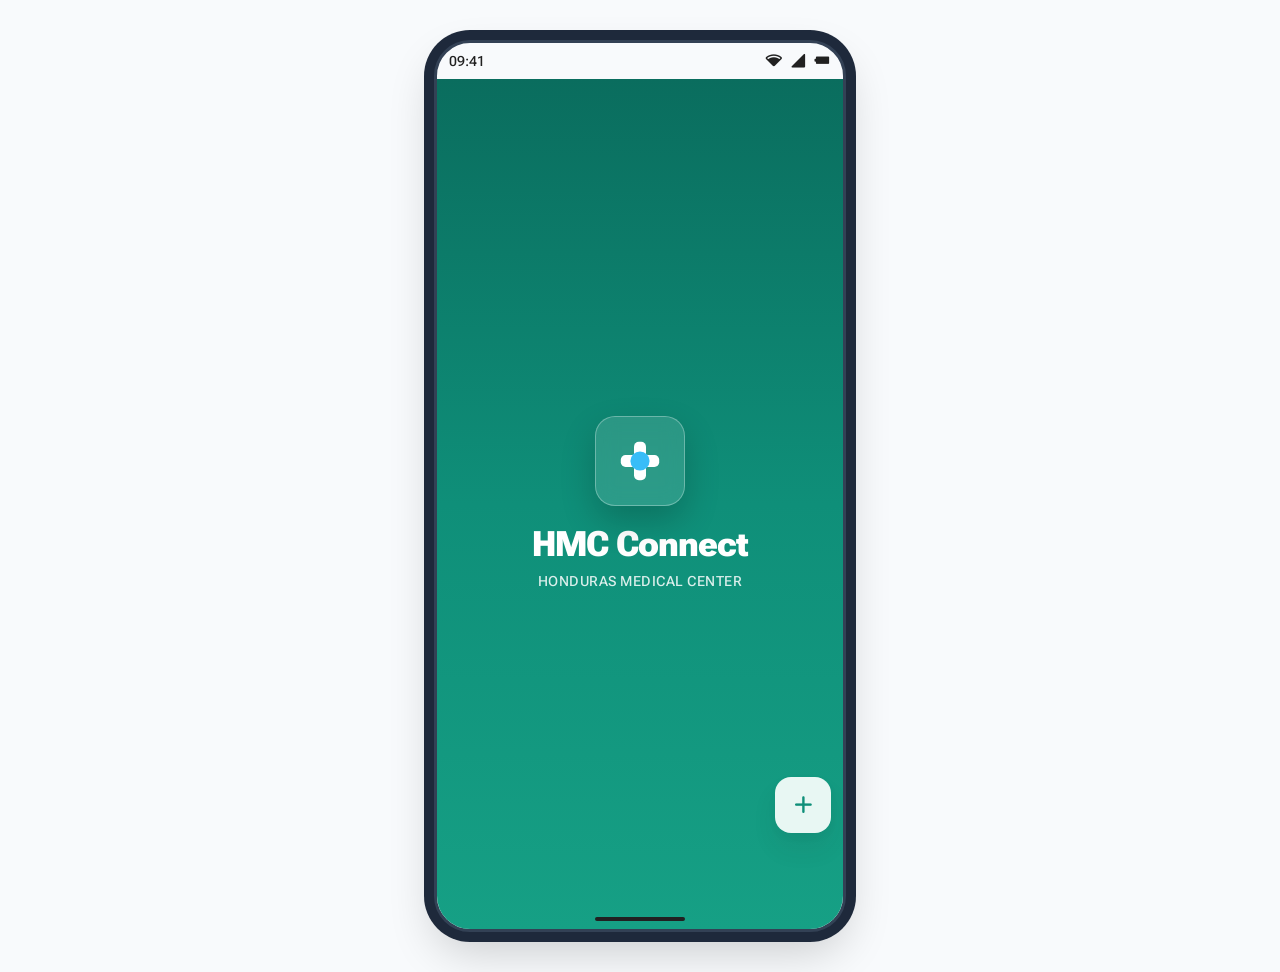
<file: mobile_android.html>
<!DOCTYPE html>
<html lang="es">
<head>
  <meta charset="UTF-8">
  <meta name="viewport" content="width=device-width, initial-scale=1.0">
  <title>HMC Connect - App Paciente (Android)</title>
  <link rel="stylesheet" href="styles/base.css">
  <link rel="stylesheet" href="styles/ios.css"> <!-- Reuses structure styles -->
  <link rel="stylesheet" href="styles/android.css"> <!-- MD3 Stylesheet Overrides -->
</head>
<body>
  <!-- Android Phone Shell Viewport -->
  <div class="phone-viewport-android fade-in">
    <!-- Android Top Status Bar -->
    <div class="android-status-bar">
      <span>09:41</span>
      <div class="status-icons">
        <span class="material-symbols-rounded">network_wifi</span>
        <span class="material-symbols-rounded">signal_cellular_4_bar</span>
        <span class="material-symbols-rounded">battery_full_alt</span>
      </div>
    </div>

    <!-- 1. SPLASH SCREEN -->
    <div class="screen splash-screen" id="screen-splash">
      <div class="splash-logo-container">
        <div class="splash-logo-ring" style="border-radius: 20px;">
          <svg viewBox="0 0 40 40" style="width: 48px; height: 48px;" fill="none" xmlns="http://www.w3.org/2000/svg">
            <rect x="15" y="4" width="10" height="32" rx="4" fill="#FFFFFF" />
            <rect x="4" y="15" width="32" height="10" rx="4" fill="#FFFFFF" />
            <circle cx="20" cy="20" r="8" fill="#38BDF8" />
          </svg>
        </div>
        <h1 class="splash-title" style="font-family: var(--font-roboto);">HMC Connect</h1>
        <p style="opacity: 0.85; font-size: 0.88rem; font-family: var(--font-roboto); font-weight:500; letter-spacing: 0.5px;">HONDURAS MEDICAL CENTER</p>
      </div>
    </div>

    <!-- 2. ONBOARDING SCREEN -->
    <div class="screen onboarding-screen hidden" id="screen-onboarding">
      <div class="onboarding-slide fade-in">
        <div class="onboarding-image-box" style="border-radius: 24px; background-color: var(--light-blue);">
          <span class="material-symbols-rounded">clinical_notes</span>
        </div>
        <h2 class="onboarding-title" style="font-family: var(--font-roboto);">Tu salud en tus manos</h2>
        <p class="onboarding-desc">
          Accede a tu expediente clínico completo, recetas electrónicas y resultados de laboratorio al instante desde cualquier lugar.
        </p>
      </div>
      <button class="onboarding-btn ripple-btn" style="border-radius: 28px;" data-nav="login">
        Comenzar
        <span class="material-symbols-rounded">arrow_forward</span>
      </button>
    </div>

    <!-- 3. LOGIN SCREEN -->
    <div class="screen hidden" id="screen-login" style="padding-top: var(--space-xl);">
      <div class="login-header-box fade-in">
        <div class="logo-box" style="border-radius: 16px;">
          <svg viewBox="0 0 40 40" style="width: 38px; height: 38px;" fill="none" xmlns="http://www.w3.org/2000/svg">
            <rect x="15" y="4" width="10" height="32" rx="4" fill="#007A64" />
            <rect x="4" y="15" width="32" height="10" rx="4" fill="#007A64" />
            <circle cx="20" cy="20" r="8" fill="#38BDF8" />
          </svg>
        </div>
        <h2 class="onboarding-title" style="margin-top: var(--space-xs); font-family: var(--font-roboto); font-size: 1.6rem;">HMC Connect</h2>
        <p style="color: var(--text-muted); font-size: 0.9rem; font-weight: 500;">Bienvenido de vuelta. Inicia sesión.</p>
      </div>

      <div class="login-input-group slide-up">
        <div class="md3-input-field">
          <span class="material-symbols-rounded">mail</span>
          <input type="email" placeholder="Correo electrónico" value="andres.mendoza@gmail.com">
        </div>
        <div class="md3-input-field">
          <span class="material-symbols-rounded">lock</span>
          <input type="password" placeholder="Contraseña" value="••••••••">
        </div>
        
        <button class="onboarding-btn ripple-btn" style="border-radius: 28px; margin-top: var(--space-md);" data-nav="dashboard">
          Entrar
        </button>
      </div>

      <div class="biometric-login-row slide-up" style="animation-delay: 0.1s;">
        <button class="biometric-btn" id="trigger-biometric-auth">
          <span class="material-symbols-rounded" style="font-size: 3rem; color: var(--primary);">fingerprint</span>
          <span style="font-family: var(--font-roboto);">Ingresar con Huella</span>
        </button>
      </div>

      <div style="text-align: center; margin-top: 24px;" class="slide-up">
        <span style="font-size: 0.88rem; font-family: var(--font-roboto); color: var(--text-muted);">¿No tienes una cuenta? </span>
        <button style="background: none; border: none; color: var(--primary); font-family: var(--font-roboto); font-weight: 700; font-size: 0.88rem; cursor: pointer; padding: 4px;" data-nav="register">Regístrate</button>
      </div>
    </div>

    <!-- 3.5 REGISTER SCREEN -->
    <div class="screen hidden" id="screen-register" style="padding-top: var(--space-xl);">
      <div class="login-header-box fade-in">
        <div class="logo-box" style="border-radius: 16px;">
          <svg viewBox="0 0 40 40" style="width: 38px; height: 38px;" fill="none" xmlns="http://www.w3.org/2000/svg">
            <rect x="15" y="4" width="10" height="32" rx="4" fill="#007A64" />
            <rect x="4" y="15" width="32" height="10" rx="4" fill="#007A64" />
            <circle cx="20" cy="20" r="8" fill="#38BDF8" />
          </svg>
        </div>
        <h2 class="onboarding-title" style="margin-top: var(--space-xs); font-family: var(--font-roboto); font-size: 1.6rem;">Crear Cuenta</h2>
        <p style="color: var(--text-muted); font-family: var(--font-roboto); font-size: 0.9rem; font-weight: 500;">Regístrate en el ecosistema HMC Connect.</p>
      </div>

      <div class="login-input-group slide-up">
        <div class="ios-input-wrapper" style="border-radius: 14px;">
          <span class="material-symbols-rounded">person</span>
          <input type="text" placeholder="Nombre completo" value="Andrés Mendoza Salgado" style="font-family: var(--font-roboto);">
        </div>
        <div class="ios-input-wrapper" style="border-radius: 14px;">
          <span class="material-symbols-rounded">fingerprint</span>
          <input type="text" placeholder="Número de Identidad" value="0801-1992-12345" style="font-family: var(--font-roboto);">
        </div>
        <div class="ios-input-wrapper" style="border-radius: 14px;">
          <span class="material-symbols-rounded">mail</span>
          <input type="email" placeholder="Correo electrónico" value="andres.mendoza@gmail.com" style="font-family: var(--font-roboto);">
        </div>
        <div class="ios-input-wrapper" style="border-radius: 14px;">
          <span class="material-symbols-rounded">lock</span>
          <input type="password" placeholder="Contraseña" value="••••••••" style="font-family: var(--font-roboto);">
        </div>
        
        <div style="display: flex; align-items: center; gap: 8px; margin: 12px 4px 4px;">
          <input type="checkbox" id="and-terms-check" checked style="accent-color: var(--primary);">
          <label for="and-terms-check" style="font-size: 0.8rem; font-family: var(--font-roboto); color: var(--text-muted); font-weight: 500;">Acepto los términos de servicio y privacidad</label>
        </div>

        <button class="onboarding-btn ripple-btn" style="border-radius: 28px; margin-top: var(--space-md); font-family: var(--font-roboto);" data-nav="dashboard">
          Registrarse
        </button>
      </div>

      <div style="text-align: center; margin-top: 24px;" class="slide-up">
        <span style="font-size: 0.88rem; font-family: var(--font-roboto); color: var(--text-muted);">¿Ya tienes una cuenta? </span>
        <button style="background: none; border: none; color: var(--primary); font-family: var(--font-roboto); font-weight: 700; font-size: 0.88rem; cursor: pointer; padding: 4px;" data-nav="login">Inicia sesión</button>
      </div>
    </div>

    <!-- 4. BIOMETRIC FACE ID SCREEN -->
    <div class="screen biometric-screen hidden" id="screen-biometric">
      <div class="biometric-scanner-ring" id="biometric-scanner-ring" style="border-radius: 36px;">
        <span class="material-symbols-rounded face-icon">fingerprint</span>
      </div>
      <div class="biometric-status-text" id="biometric-status-text" style="font-family: var(--font-roboto);">Iniciando escaneo de huella...</div>
      <span class="material-symbols-rounded biometric-success-icon" id="biometric-success-icon">check_circle</span>
    </div>

    <!-- 5. PATIENT DASHBOARD / HOME -->
    <div class="screen hidden" id="screen-dashboard">
      <div class="dashboard-greeting-row" style="margin-top: 16px;">
        <div>
          <div class="ios-header-logo" style="margin-bottom: 2px; font-family: var(--font-roboto);">
            <svg viewBox="0 0 40 40" style="width: 22px; height: 22px;" fill="none" xmlns="http://www.w3.org/2000/svg">
              <rect x="15" y="4" width="10" height="32" rx="4" fill="#007A64" />
              <rect x="4" y="15" width="32" height="10" rx="4" fill="#007A64" />
              <circle cx="20" cy="20" r="8" fill="#38BDF8" />
            </svg>
            HMC Connect
          </div>
          <h2 style="font-size: 1.45rem; font-weight: 700; cursor: pointer;" id="dashboard-patient-name" data-nav="profile">¡Buenos días Andrés!</h2>
        </div>
        <img src="assets/patient_avatar.png" class="dashboard-avatar" id="patient-avatar" alt="Avatar" style="cursor: pointer;" data-nav="profile">
      </div>

      <div class="md3-card-filled slide-up">
        <div style="display: flex; gap: var(--space-sm);">
          <span class="material-symbols-rounded" style="color: var(--primary);">lightbulb</span>
          <p id="dashboard-motivation" style="font-size: 0.85rem; line-height: 1.4; font-weight: 500; color: var(--text-dark);">Mantenerte hidratado y realizar 30 min de ejercicio ayuda a controlar la presión.</p>
        </div>
      </div>

      <!-- Daily Health Journal Quick Access -->
      <div class="md3-card-filled slide-up" style="background-color: var(--primary-light); border: 1px solid rgba(15,143,121,0.15); display: flex; align-items: center; justify-content: space-between; padding: 16px; border-radius: 16px; margin-bottom: var(--space-md); cursor: pointer; text-decoration: none;" data-nav="health-monitoring">
        <div style="display: flex; align-items: center; gap: 12px;">
          <div style="width: 42px; height: 42px; border-radius: 12px; background-color: var(--primary); display: flex; align-items: center; justify-content: center; color: #FFFFFF;">
            <span class="material-symbols-rounded">edit_note</span>
          </div>
          <div style="text-align: left;">
            <h4 style="font-size: 0.95rem; font-weight: 700; font-family: var(--font-roboto); color: var(--text-dark); margin: 0 0 2px 0;">Bitácora de Salud Diaria</h4>
            <p style="font-size: 0.8rem; font-family: var(--font-roboto); color: var(--text-muted); margin: 0;">Registra tus síntomas, dolor y signos vitales hoy.</p>
          </div>
        </div>
        <span class="material-symbols-rounded" style="color: var(--primary); font-size: 1.1rem;">arrow_forward_ios</span>
      </div>

      <!-- Accesos Rápidos Grid -->
      <div class="slide-up" style="margin-bottom: var(--space-md); text-align: left; font-family: var(--font-roboto);">
        <h3 style="font-size: 0.95rem; font-weight: 700; color: var(--text-dark); margin: 0 0 10px 0;">Accesos Rápidos</h3>
        <div style="display: grid; grid-template-columns: 1fr 1fr; gap: 10px;">
          
          <!-- Agendar Cita -->
          <div class="ripple-btn" data-nav="doctor-search" style="background-color: #FFFFFF; border: 1px solid #F1F5F9; border-radius: 16px; padding: 12px; display: flex; align-items: center; gap: 8px; cursor: pointer; box-shadow: 0 2px 8px rgba(0,0,0,0.01);">
            <div style="width: 32px; height: 32px; border-radius: 8px; background-color: #E0F2FE; color: #0284C7; display: flex; align-items: center; justify-content: center;">
              <span class="material-symbols-rounded" style="font-size: 1.2rem;">medical_services</span>
            </div>
            <span style="font-size: 0.82rem; font-weight: 700; color: var(--text-dark);">Agendar Cita</span>
          </div>

          <!-- Mensajes -->
          <div class="ripple-btn" data-nav="messages" style="background-color: #FFFFFF; border: 1px solid #F1F5F9; border-radius: 16px; padding: 12px; display: flex; align-items: center; gap: 8px; cursor: pointer; box-shadow: 0 2px 8px rgba(0,0,0,0.01);">
            <div style="width: 32px; height: 32px; border-radius: 8px; background-color: #E6F6F4; color: #007A64; display: flex; align-items: center; justify-content: center;">
              <span class="material-symbols-rounded" style="font-size: 1.2rem;">chat</span>
            </div>
            <span style="font-size: 0.82rem; font-weight: 700; color: var(--text-dark);">Mensajes</span>
          </div>

          <!-- Expediente -->
          <div class="ripple-btn" data-nav="records" style="background-color: #FFFFFF; border: 1px solid #F1F5F9; border-radius: 16px; padding: 12px; display: flex; align-items: center; gap: 8px; cursor: pointer; box-shadow: 0 2px 8px rgba(0,0,0,0.01);">
            <div style="width: 32px; height: 32px; border-radius: 8px; background-color: #FEF3C7; color: #D97706; display: flex; align-items: center; justify-content: center;">
              <span class="material-symbols-rounded" style="font-size: 1.2rem;">folder_open</span>
            </div>
            <span style="font-size: 0.82rem; font-weight: 700; color: var(--text-dark);">Expediente</span>
          </div>

          <!-- Monitoreo Diario -->
          <div class="ripple-btn" data-nav="health-monitoring" style="background-color: #FFFFFF; border: 1px solid #F1F5F9; border-radius: 16px; padding: 12px; display: flex; align-items: center; gap: 8px; cursor: pointer; box-shadow: 0 2px 8px rgba(0,0,0,0.01);">
            <div style="width: 32px; height: 32px; border-radius: 8px; background-color: #FEE2E2; color: #DC2626; display: flex; align-items: center; justify-content: center;">
              <span class="material-symbols-rounded" style="font-size: 1.2rem;">edit_note</span>
            </div>
            <span style="font-size: 0.82rem; font-weight: 700; color: var(--text-dark);">Monitoreo</span>
          </div>

        </div>
      </div>

      <!-- Upcoming Appointment Banner -->
      <div class="md3-card-outlined slide-up" style="background-color: var(--primary-blue); color: #FFFFFF; border:none; box-shadow:var(--shadow-premium);">
        <div class="dashboard-apt-header">
          <img src="assets/doctor_male_profile.png" class="dashboard-apt-doc-img" alt="Dr. Valladares">
          <div class="dashboard-apt-meta">
            <h4 style="color:#FFFFFF;">Dr. Carlos Valladares</h4>
            <span style="opacity: 0.85;">Consulta de Cardiología</span>
          </div>
        </div>
        <div class="dashboard-apt-time-row" style="background-color: rgba(255,255,255,0.18); border-radius: 12px; margin: 12px 0;">
          <span><span class="material-symbols-rounded">event</span> 28 de Julio, 2026</span>
          <span><span class="material-symbols-rounded">schedule</span> 09:30 AM</span>
        </div>
        <button class="dashboard-apt-action-btn ripple-btn" style="border-radius: 20px; width: 100%; border:none; outline:none;" data-nav="appointments">
          Gestionar Cita
        </button>
      </div>

      <!-- Vitals Section -->
      <h3 class="profile-section-title" style="margin-bottom: 8px;">Signos Vitales</h3>
      <div class="vitals-grid">
        <div class="vital-card" style="border-radius: 16px;">
          <div class="vital-card-header">
            <span>Frec. Cardiaca</span>
            <span class="material-symbols-rounded pulse-icon">favorite</span>
          </div>
          <div class="vital-card-body">
            <span class="vital-value" id="vital-hr-value">72</span>
            <span class="vital-unit">lpm</span>
          </div>
          <div class="vital-card-footer">
            <span class="vital-status normal">Normal</span>
            <div class="vital-sparkline-box" id="hr-sparkline"></div>
          </div>
        </div>
        <div class="vital-card" style="border-radius: 16px;">
          <div class="vital-card-header">
            <span>Presión Art.</span>
            <span class="material-symbols-rounded" style="color: var(--primary-blue)">blood_pressure</span>
          </div>
          <div class="vital-card-body">
            <span class="vital-value" id="vital-bp-value" style="font-size: 1.4rem;">118/78</span>
            <span class="vital-unit">mmHg</span>
          </div>
          <div class="vital-card-footer">
            <span class="vital-status normal">Óptima</span>
          </div>
        </div>
        <div class="vital-card" style="border-radius: 16px;">
          <div class="vital-card-header">
            <span>Oxígeno</span>
            <span class="material-symbols-rounded" style="color: var(--secondary-blue)">air</span>
          </div>
          <div class="vital-card-body">
            <span class="vital-value" id="vital-oxy-value">98</span>
            <span class="vital-unit">%</span>
          </div>
          <div class="vital-card-footer">
            <span class="vital-status normal">Normal</span>
            <div class="vital-sparkline-box" id="oxy-sparkline"></div>
          </div>
        </div>
        <div class="vital-card" style="border-radius: 16px;">
          <div class="vital-card-header">
            <span>Temperatura</span>
            <span class="material-symbols-rounded" style="color: var(--warning-orange)">thermostat</span>
          </div>
          <div class="vital-card-body">
            <span class="vital-value" id="vital-temp-value">36.6</span>
            <span class="vital-unit">°C</span>
          </div>
          <div class="vital-card-footer">
            <span class="vital-status normal">Normal</span>
          </div>
        </div>
      </div>

      <!-- Medications Tracker -->
      <div class="md3-card-filled slide-up" style="flex-direction: row; align-items:center; justify-content:space-between; margin-bottom:12px;">
        <div class="meds-overview-progress">
          <svg class="meds-ring-svg">
            <circle class="meds-ring-bg" cx="28" cy="28" r="24"></circle>
            <circle class="meds-ring-active" id="dashboard-progress-ring" cx="28" cy="28" r="24"></circle>
          </svg>
          <div class="meds-overview-text">
            <h4>Medicamentos</h4>
            <p id="meds-progress-text">2/3 Completados</p>
          </div>
        </div>
        <span class="material-symbols-rounded">arrow_forward</span>
      </div>

      <div class="meds-checklist" id="meds-checklist">
        <!-- populated dynamically -->
      </div>
    </div>

    <!-- 6. DOCTOR SEARCH -->
    <div class="screen hidden" id="screen-doctor-search">
      <div class="md3-header">
        <h2 class="md3-header-title">Buscar Médico</h2>
      </div>

      <div class="md3-input-field">
        <span class="material-symbols-rounded">search</span>
        <input type="text" id="doctor-search-input" placeholder="Nombre o especialidad (Cardiología...)">
      </div>

      <div id="doctors-list-container" style="display:flex; flex-direction:column; gap: var(--space-xs);">
        <!-- Populated dynamically -->
      </div>
    </div>

    <!-- 7. DOCTOR PROFILE -->
    <div class="screen hidden" id="screen-doctor-profile">
      <div class="md3-header">
        <button class="ios-header-back" data-nav="doctor-search" style="color: var(--text-dark);">
          <span class="material-symbols-rounded">arrow_back</span>
          Volver
        </button>
      </div>

      <div class="profile-doctor-hero">
        <img id="profile-doc-avatar" src="assets/doctor_male_profile.png" alt="Doctor" style="border-radius: 28px;">
        <h3 id="profile-doc-name" style="font-size: 1.3rem; font-weight:700;">Dr. Carlos Valladares</h3>
        <span id="profile-doc-specialty" style="color:var(--primary-blue); font-weight:600; font-size:0.95rem;">Cardiólogo</span>
        <br>
        <div class="profile-rating-badge">
          <span class="material-symbols-rounded">star</span>
          <span id="profile-doc-rating">4.9 (120 reviews)</span>
        </div>
      </div>

      <h3 class="profile-section-title">Sobre el Especialista</h3>
      <p class="profile-bio-text" id="profile-doc-bio">
        Especialista en prevención de enfermedades cardiovasculares...
      </p>

      <h3 class="profile-section-title">Educación</h3>
      <p class="profile-bio-text" id="profile-doc-education" style="margin-bottom:var(--space-md);">
        UNAH, Postgrado de cardiología...
      </p>

      <h3 class="profile-section-title">Seleccionar Fecha</h3>
      <div class="ios-inline-calendar">
        <button class="calendar-day-btn" style="border-radius: 12px;">
          <span class="day-name">LUN</span>
          <span class="day-num">27</span>
        </button>
        <button class="calendar-day-btn" style="border-radius: 12px;">
          <span class="day-name">MAR</span>
          <span class="day-num">28</span>
        </button>
        <button class="calendar-day-btn" style="border-radius: 12px;">
          <span class="day-name">MIE</span>
          <span class="day-num">29</span>
        </button>
        <button class="calendar-day-btn" style="border-radius: 12px;">
          <span class="day-name">JUE</span>
          <span class="day-num">30</span>
        </button>
        <button class="calendar-day-btn" style="border-radius: 12px;">
          <span class="day-name">VIE</span>
          <span class="day-num">31</span>
        </button>
      </div>

      <h3 class="profile-section-title">Horarios Disponibles</h3>
      <div class="time-slots-grid" id="profile-doc-slots">
        <!-- slots here -->
      </div>

      <button class="onboarding-btn ripple-btn" id="confirm-booking-action" style="border-radius: 28px; margin-bottom: var(--space-md);">
        Reservar Cita
      </button>
      <div id="doctor-profile-messaging-section" style="margin: 0 var(--space-md) var(--space-xl) var(--space-md); text-align: center;">
        <!-- Filled dynamically -->
      </div>
    </div>

    <!-- 8. APPOINTMENT CONFIRMATION -->
    <div class="screen hidden" id="screen-booking-confirm" style="justify-content: center; align-items: center; text-align: center; background-color: #FFFFFF;">
      <span class="material-symbols-rounded" style="font-size: 5rem; color: var(--success-green); margin-bottom: var(--space-md);">check_circle</span>
      <h2 class="onboarding-title">¡Cita Programada!</h2>
      <p style="color: var(--text-muted); font-size: 0.95rem; margin-bottom: var(--space-lg); max-width: 280px; line-height: 1.5;">
        Tu reserva ha sido procesada con éxito y se encuentra registrada en el sistema de HMC.
      </p>

      <div class="md3-card-outlined" style="width:100%; text-align: left;">
        <h4 id="confirm-doctor-name" style="font-weight:700;">Dr. Carlos Valladares</h4>
        <p id="confirm-doctor-specialty" style="color:var(--primary-blue); font-size:0.85rem; margin-bottom:8px;">Cardiología</p>
        <div style="font-size: 0.85rem; color: var(--text-muted);">
          <div><strong>Fecha:</strong> <span id="confirm-date-time">Martes 28 de Julio, 09:30 AM</span></div>
          <div><strong>Modalidad:</strong> <span id="confirm-type">Presencial</span></div>
        </div>
      </div>

      <button class="onboarding-btn ripple-btn" style="border-radius: 28px;" data-nav="dashboard">
        Regresar al Inicio
      </button>
    </div>

    <!-- 9. APPOINTMENTS TAB -->
    <div class="screen hidden" id="screen-appointments">
      <div class="md3-header">
        <h2 class="md3-header-title">Mis Citas</h2>
      </div>

      <div class="appointment-tabs-bar" style="border-radius: 20px; padding: 4px;">
        <button class="appointment-tab active" style="border-radius: 18px;">Próximas</button>
        <button class="appointment-tab" style="border-radius: 18px;">Historial</button>
      </div>

      <div id="active-appointments-list">
        <!-- dynamic appointments list -->
      </div>
      <div id="past-appointments-list" style="margin-top: 16px;">
        <!-- completed appointments -->
      </div>
    </div>

    <!-- 10. TELEHEALTH WAITING ROOM -->
    <div class="screen hidden" id="screen-telehealth-waiting">
      <div class="md3-header">
        <button class="ios-header-back" data-nav="appointments" style="color: var(--text-dark);">
          <span class="material-symbols-rounded">arrow_back</span>
          Salir de Sala
        </button>
      </div>

      <div class="telehealth-waiting-box">
        <div class="waiting-countdown-circle" style="border-radius: 24px; border-style: solid;">
          <span class="time-val" id="waiting-countdown-timer">00:10</span>
          <span class="label">Espera</span>
        </div>
        
        <img id="waiting-doctor-avatar" src="assets/doctor_male_profile.png" class="doctor-avatar" style="width: 80px; height:80px; border-radius: 24px; margin: 0 auto 16px;" alt="Doctor">
        <h3 id="waiting-doctor-name" style="font-size: 1.25rem; font-weight:700;">Dr. Carlos Valladares</h3>
        <span id="waiting-doctor-specialty" style="color:var(--primary-blue); font-weight:600;">Cardiología</span>
        
        <p style="color: var(--text-muted); font-size: 0.88rem; max-width: 280px; margin: 24px auto; line-height: 1.5;">
          El médico está revisando tu expediente clínico antes de iniciar la videoconsulta. Por favor no cierres la aplicación.
        </p>
      </div>
    </div>

    <!-- 11. TELEHEALTH CALL VIEW -->
    <div class="screen telehealth-console-screen hidden" id="screen-telehealth-call">
      <div class="video-call-viewport">
        <!-- User camera element -->
        <video id="local-video-feed" class="main-video-feed" autoplay playsinline muted></video>
        <!-- Physician PIP placeholder -->
        <img class="local-pip-feed" id="pip-physician" src="assets/doctor_male_profile.png" alt="Doctor feed" style="border-radius: 16px;">
        
        <div class="remote-physician-info" style="border-radius: 8px;">
          <strong id="call-doctor-name">Dr. Carlos Valladares</strong>
          <span id="call-doctor-specialty" style="font-size:0.75rem; opacity:0.85; margin-left:6px;">En línea</span>
        </div>

        <div class="call-control-overlay">
          <button class="call-btn"><span class="material-symbols-rounded">mic</span></button>
          <button class="call-btn"><span class="material-symbols-rounded">videocam</span></button>
          <button class="call-btn end" id="telehealth-hangup"><span class="material-symbols-rounded">call_end</span></button>
        </div>
      </div>

      <div class="call-chat-section">
        <div class="chat-history" id="call-chat-history">
          <!-- populated dynamically -->
        </div>
        <div class="chat-input-bar">
          <input type="text" id="call-chat-input" placeholder="Mensaje seguro...">
          <button class="chat-send-btn" id="call-chat-send">
            <span class="material-symbols-rounded">send</span>
          </button>
        </div>
      </div>
    </div>

    <!-- 12. MEDICAL RECORDS TAB -->
    <div class="screen hidden" id="screen-records">
      <!-- Header with back button -->
      <div class="md3-header" style="border: none; background: none; margin-bottom: 0; padding-bottom: 0;">
        <button class="ios-header-back" data-nav="dashboard" style="color: var(--text-dark); background:none; border:none; display:flex; align-items:center; gap:4px; font-family:var(--font-roboto); cursor:pointer; padding: var(--space-xs) 0 0 0;">
          <span class="material-symbols-rounded">arrow_back</span>
          Volver
        </button>
      </div>

      <div class="md3-header" style="margin-top: 0; padding-top: var(--space-xs);">
        <h2 class="md3-header-title" style="margin:0;">Expediente</h2>
      </div>

      <div class="records-selector-tabs">
        <button class="records-tab-btn active" data-filter="labs" style="border-radius: 20px;">Laboratorio</button>
        <button class="records-tab-btn" data-filter="imaging" style="border-radius: 20px;">Imágenes</button>
        <button class="records-tab-btn" data-filter="rx" style="border-radius: 20px;">Recetas</button>
      </div>

      <div id="records-list-container">
        <!-- records list populated dynamically -->
      </div>
    </div>

    <!-- 13. RECORD DETAIL VIEW -->
    <div class="screen hidden" id="screen-record-detail">
      <div class="md3-header">
        <button class="ios-header-back" data-nav="records" style="color: var(--text-dark);">
          <span class="material-symbols-rounded">arrow_back</span>
          Expediente
        </button>
      </div>

      <h2 class="md3-header-title" id="detail-title" style="font-size: 1.45rem; line-height: 1.3;">Estudio Clínico</h2>
      <p id="detail-subtitle" style="color:var(--text-muted); font-size:0.8rem; margin-bottom: var(--space-md);">Fecha del estudio</p>

      <div id="detail-dynamic-content">
        <!-- populated dynamically -->
      </div>
    </div>

    <!-- 14. QR MEDICAL CARD -->
    <div class="screen hidden" id="screen-qr-card">
      <div class="md3-header">
        <h2 class="md3-header-title">Tarjeta HMC</h2>
      </div>
      
      <p style="color: var(--text-muted); font-size: 0.85rem; text-align: center; margin-bottom: 8px;">Presiona la tarjeta para voltearla y ver tu información médica.</p>

      <div class="qr-card-container">
        <div class="qr-card-flip-wrapper">
          <!-- Front Side -->
          <div class="qr-card-face front" style="border-radius: 24px;">
            <div class="qr-front-header">
              <h3>HMC Connect</h3>
              <span class="material-symbols-rounded">nest_heart_sensor</span>
            </div>
            
            <div class="qr-big-code-box" style="border-radius: 16px;">
              <span class="material-symbols-rounded">qr_code_2</span>
            </div>

            <div class="qr-front-footer">
              <strong style="display: block; font-size: 1rem;">Andrés Mendoza Salgado</strong>
              <span>ID: HMC-98231-AM</span>
            </div>
          </div>
          <!-- Back Side -->
          <div class="qr-card-face back" style="border-radius: 24px;">
            <div class="qr-back-header">
              <h4>Ficha Médica de Emergencia</h4>
              <span>Honduras Medical Center</span>
            </div>
            
            <div class="qr-back-details">
              <div class="qr-back-row">
                <span class="label">Tipo de Sangre</span>
                <span class="val" style="color: var(--danger-red); font-size: 1.2rem;">O Positivo (O+)</span>
              </div>
              <div class="qr-back-row">
                <span class="label">Alergias</span>
                <span class="val">Penicilina, Polen</span>
              </div>
              <div class="qr-back-row">
                <span class="label">Condición Crónica</span>
                <span class="val">Hipertensión Arterial Leve</span>
              </div>
              <div class="qr-back-row">
                <span class="label">Contacto de Emergencia</span>
                <span class="val">Gabriela de Mendoza (Esposa) <br> +504 9982-3341</span>
              </div>
            </div>

            <div class="qr-back-footer" style="border-radius: 8px;">
              USAR EN CASO DE EMERGENCIA MÉDICA
            </div>
          </div>
        </div>
      </div>
    </div>

    <!-- 15. SETTINGS SCREEN -->
    <div class="screen hidden" id="screen-settings">
      <div class="md3-header">
        <h2 class="md3-header-title">Ajustes</h2>
      </div>

      <div class="settings-menu-list">
        <div class="settings-item" data-nav="profile" style="border-radius: 16px; cursor: pointer;">
          <div class="settings-meta">
            <span class="material-symbols-rounded icon">person</span>
            <span>Mi Información Personal</span>
          </div>
          <span class="material-symbols-rounded" style="color:var(--text-muted); font-size:1rem;">arrow_forward_ios</span>
        </div>

        <div class="settings-item" data-nav="messages" style="border-radius: 16px; cursor: pointer;">
          <div class="settings-meta">
            <span class="material-symbols-rounded icon">chat</span>
            <span>Mensajes Médicos</span>
          </div>
          <span class="material-symbols-rounded" style="color:var(--text-muted); font-size:1rem;">arrow_forward_ios</span>
        </div>

        <div class="settings-item" data-nav="qr-card" style="border-radius: 16px; cursor: pointer;">
          <div class="settings-meta">
            <span class="material-symbols-rounded icon">qr_code_2</span>
            <span>Tarjeta Médica HMC</span>
          </div>
          <span class="material-symbols-rounded" style="color:var(--text-muted); font-size:1rem;">arrow_forward_ios</span>
        </div>

        <div class="settings-item" style="border-radius: 16px;">
          <div class="settings-meta">
            <span class="material-symbols-rounded icon">dark_mode</span>
            <span>Modo Oscuro</span>
          </div>
          <div class="ios-switch-wrapper">
            <input type="checkbox" id="dark-mode-toggle" class="ios-switch-input">
            <span class="ios-switch-slider"></span>
          </div>
        </div>

        <div class="settings-item" style="border-radius: 16px;">
          <div class="settings-meta">
            <span class="material-symbols-rounded icon">shield</span>
            <span>Privacidad y HIPAA</span>
          </div>
          <span class="material-symbols-rounded">arrow_forward</span>
        </div>

        <div class="settings-item" style="border-radius: 16px;">
          <div class="settings-meta">
            <span class="material-symbols-rounded icon">contact_phone</span>
            <span>Contactos de Emergencia</span>
          </div>
          <span class="material-symbols-rounded">arrow_forward</span>
        </div>

        <div class="settings-item" style="flex-direction: column; align-items: flex-start; gap: 8px; border-radius: 16px;">
          <strong style="font-size:0.95rem;">Seguro Médico Activo</strong>
          <p style="font-size:0.8rem; color:var(--text-muted);">Ficohsa Seguros &bull; POL-88329-HMC</p>
          <span style="font-size: 0.75rem; background-color: var(--success-light); color:var(--success-green); padding:2px 8px; border-radius:4px; font-weight:700;">Cobertura 85%</span>
        </div>
      </div>

      <button class="onboarding-btn ripple-btn" style="border-radius: 28px; margin-top: 32px; background-color: var(--danger-red);" data-nav="login">
        Cerrar Sesión
      </button>
    </div>

    <!-- 16. DAILY HEALTH MONITORING SCREEN -->
    <div class="screen hidden" id="screen-health-monitoring" style="padding-top: var(--space-md); padding-bottom: 100px;">
      <!-- Header with back button -->
      <div style="display: flex; align-items: center; gap: 12px; margin-bottom: 20px;">
        <button style="background: none; border: none; padding: 6px; display: inline-flex; align-items: center; justify-content: center; cursor: pointer; color: var(--primary);" data-nav="dashboard">
          <span class="material-symbols-rounded" style="font-size: 1.6rem;">arrow_back</span>
        </button>
        <h2 style="font-size: 1.35rem; font-weight: 700; font-family: var(--font-roboto); color: var(--text-dark); margin: 0;">Monitoreo de Salud</h2>
      </div>

      <!-- Friendly Intro -->
      <div class="md3-card-filled" style="background-color: var(--primary-light); border: 1px solid rgba(15,143,121,0.15); display: flex; gap: 12px; padding: 14px; border-radius: 16px; margin-bottom: 20px; box-shadow: none;">
        <span class="material-symbols-rounded" style="color: var(--primary); font-size: 1.4rem;">info</span>
        <p style="font-size: 0.82rem; line-height: 1.4; font-family: var(--font-roboto); color: var(--primary-dark); font-weight: 500; margin: 0;">
          Registra tus métricas de salud diariamente para que tu médico pueda monitorear tu progreso de forma continua.
        </p>
      </div>

      <!-- Symptoms Selector -->
      <div style="margin-bottom: 20px;">
        <h4 style="font-size: 0.95rem; font-weight: 700; font-family: var(--font-roboto); color: var(--text-dark); margin-bottom: 8px;">¿Presentas algún síntoma hoy?</h4>
        <div style="display: flex; flex-wrap: wrap; gap: 8px;" id="and-symptoms-container">
          <div class="symptom-chip" onclick="this.classList.toggle('selected')" style="padding: 8px 14px; border-radius: 12px; border: 1px solid var(--border-color); font-size: 0.8rem; font-family: var(--font-roboto); font-weight: 500; cursor: pointer; user-select: none; background-color: #FFFFFF; color: var(--text-dark); transition: all 0.2s;" data-symptom="Dolor de cabeza">Dolor de cabeza</div>
          <div class="symptom-chip" onclick="this.classList.toggle('selected')" style="padding: 8px 14px; border-radius: 12px; border: 1px solid var(--border-color); font-size: 0.8rem; font-family: var(--font-roboto); font-weight: 500; cursor: pointer; user-select: none; background-color: #FFFFFF; color: var(--text-dark); transition: all 0.2s;" data-symptom="Fiebre">Fiebre</div>
          <div class="symptom-chip" onclick="this.classList.toggle('selected')" style="padding: 8px 14px; border-radius: 12px; border: 1px solid var(--border-color); font-size: 0.8rem; font-family: var(--font-roboto); font-weight: 500; cursor: pointer; user-select: none; background-color: #FFFFFF; color: var(--text-dark); transition: all 0.2s;" data-symptom="Tos">Tos</div>
          <div class="symptom-chip" onclick="this.classList.toggle('selected')" style="padding: 8px 14px; border-radius: 12px; border: 1px solid var(--border-color); font-size: 0.8rem; font-family: var(--font-roboto); font-weight: 500; cursor: pointer; user-select: none; background-color: #FFFFFF; color: var(--text-dark); transition: all 0.2s;" data-symptom="Fatiga">Fatiga</div>
          <div class="symptom-chip" onclick="this.classList.toggle('selected')" style="padding: 8px 14px; border-radius: 12px; border: 1px solid var(--border-color); font-size: 0.8rem; font-family: var(--font-roboto); font-weight: 500; cursor: pointer; user-select: none; background-color: #FFFFFF; color: var(--text-dark); transition: all 0.2s;" data-symptom="Dificultad respiratoria">Dificultad respiratoria</div>
          <div class="symptom-chip" onclick="this.classList.toggle('selected')" style="padding: 8px 14px; border-radius: 12px; border: 1px solid var(--border-color); font-size: 0.8rem; font-family: var(--font-roboto); font-weight: 500; cursor: pointer; user-select: none; background-color: #FFFFFF; color: var(--text-dark); transition: all 0.2s;" data-symptom="Dolor de pecho">Dolor de pecho</div>
          <div class="symptom-chip" onclick="this.classList.toggle('selected')" style="padding: 8px 14px; border-radius: 12px; border: 1px solid var(--border-color); font-size: 0.8rem; font-family: var(--font-roboto); font-weight: 500; cursor: pointer; user-select: none; background-color: #FFFFFF; color: var(--text-dark); transition: all 0.2s;" data-symptom="Náuseas">Náuseas</div>
          <div class="symptom-chip" onclick="this.classList.toggle('selected')" style="padding: 8px 14px; border-radius: 12px; border: 1px solid var(--border-color); font-size: 0.8rem; font-family: var(--font-roboto); font-weight: 500; cursor: pointer; user-select: none; background-color: #FFFFFF; color: var(--text-dark); transition: all 0.2s;" data-symptom="Mareos">Mareos</div>
        </div>
      </div>

      <!-- CSS helper for selected elements -->
      <style>
        .symptom-chip.selected {
          background-color: var(--primary-light) !important;
          border-color: var(--primary) !important;
          color: var(--primary-dark) !important;
        }
        .mood-btn.selected {
          border-color: var(--primary) !important;
          background-color: var(--primary-light) !important;
        }
        .adherence-btn.selected {
          background-color: var(--primary) !important;
          color: #FFFFFF !important;
          border-color: var(--primary) !important;
        }
      </style>

      <!-- Pain Scale -->
      <div style="margin-bottom: 20px;">
        <div style="display: flex; justify-content: space-between; align-items: center; margin-bottom: 8px;">
          <h4 style="font-size: 0.95rem; font-weight: 700; font-family: var(--font-roboto); color: var(--text-dark); margin: 0;">Escala de Dolor</h4>
          <span id="and-pain-label" style="font-size: 0.85rem; font-family: var(--font-roboto); font-weight: 700; color: var(--primary);">0 (Sin dolor)</span>
        </div>
        <input type="range" id="and-pain-slider" min="0" max="10" value="0" style="width: 100%; accent-color: var(--primary);" oninput="document.getElementById('and-pain-label').textContent = this.value + (this.value == 0 ? ' (Sin dolor)' : this.value <= 3 ? ' (Leve)' : this.value <= 7 ? ' (Moderado)' : ' (Severo)')">
      </div>

      <!-- Vital Signs Form -->
      <div style="margin-bottom: 20px;">
        <h4 style="font-size: 0.95rem; font-weight: 700; font-family: var(--font-roboto); color: var(--text-dark); margin-bottom: 12px;">Signos Vitales Manuales</h4>
        
        <div style="display: grid; grid-template-columns: 1fr 1fr; gap: 12px;">
          <div class="ios-input-wrapper" style="border-radius: 14px; margin-bottom: 0;">
            <span class="material-symbols-rounded" style="color: var(--warning-orange);">thermostat</span>
            <input type="number" id="and-vital-temp" step="0.1" placeholder="Temp (°C)" value="36.5" style="font-family: var(--font-roboto);">
          </div>
          <div class="ios-input-wrapper" style="border-radius: 14px; margin-bottom: 0;">
            <span class="material-symbols-rounded" style="color: var(--primary);">favorite</span>
            <input type="number" id="and-vital-hr" placeholder="Pulso (bpm)" value="72" style="font-family: var(--font-roboto);">
          </div>
          <div class="ios-input-wrapper" style="border-radius: 14px; margin-bottom: 0;">
            <span class="material-symbols-rounded" style="color: var(--primary);">blood_pressure</span>
            <input type="text" id="and-vital-bp" placeholder="Presión (e.g. 120/80)" value="120/80" style="font-family: var(--font-roboto);">
          </div>
          <div class="ios-input-wrapper" style="border-radius: 14px; margin-bottom: 0;">
            <span class="material-symbols-rounded" style="color: var(--secondary-blue);">air</span>
            <input type="number" id="and-vital-oxy" placeholder="Saturación (%)" value="98" style="font-family: var(--font-roboto);">
          </div>
          <div class="ios-input-wrapper" style="border-radius: 14px; margin-bottom: 0;">
            <span class="material-symbols-rounded" style="color: #6366F1;">water_drop</span>
            <input type="number" id="and-vital-gluc" placeholder="Glucosa (mg/dL) - Opcional" style="font-family: var(--font-roboto);">
          </div>
          <div class="ios-input-wrapper" style="border-radius: 14px; margin-bottom: 0;">
            <span class="material-symbols-rounded" style="color: #64748B;">monitor_weight</span>
            <input type="number" id="and-vital-weight" step="0.1" placeholder="Peso (kg)" value="78.0" style="font-family: var(--font-roboto);">
          </div>
        </div>
      </div>

      <!-- Mood Selection -->
      <div style="margin-bottom: 20px;">
        <h4 style="font-size: 0.95rem; font-weight: 700; font-family: var(--font-roboto); color: var(--text-dark); margin-bottom: 8px;">Estado de Ánimo</h4>
        <div style="display: grid; grid-template-columns: 1fr 1fr; gap: 8px;" id="and-mood-container">
          <button class="mood-btn selected" onclick="selectMood(this)" style="padding: 10px; border-radius: 16px; border: 1px solid var(--border-color); background-color: #FFFFFF; font-weight: 500; font-family: var(--font-roboto); font-size: 0.8rem; cursor: pointer; display: flex; align-items: center; justify-content: center; gap: 6px;" data-mood="😊 Excelente">
            <span>😊</span> Excelente
          </button>
          <button class="mood-btn" onclick="selectMood(this)" style="padding: 10px; border-radius: 16px; border: 1px solid var(--border-color); background-color: #FFFFFF; font-weight: 500; font-family: var(--font-roboto); font-size: 0.8rem; cursor: pointer; display: flex; align-items: center; justify-content: center; gap: 6px;" data-mood="🙂 Bueno">
            <span>🙂</span> Bueno
          </button>
          <button class="mood-btn" onclick="selectMood(this)" style="padding: 10px; border-radius: 16px; border: 1px solid var(--border-color); background-color: #FFFFFF; font-weight: 500; font-family: var(--font-roboto); font-size: 0.8rem; cursor: pointer; display: flex; align-items: center; justify-content: center; gap: 6px;" data-mood="😐 Regular">
            <span>😐</span> Regular
          </button>
          <button class="mood-btn" onclick="selectMood(this)" style="padding: 10px; border-radius: 16px; border: 1px solid var(--border-color); background-color: #FFFFFF; font-weight: 500; font-family: var(--font-roboto); font-size: 0.8rem; cursor: pointer; display: flex; align-items: center; justify-content: center; gap: 6px;" data-mood="😟 Malo">
            <span>😟</span> Malo
          </button>
        </div>
      </div>

      <!-- Medication Adherence -->
      <div style="margin-bottom: 20px;">
        <h4 style="font-size: 0.95rem; font-weight: 700; font-family: var(--font-roboto); color: var(--text-dark); margin-bottom: 8px;">¿Tomaste tus medicamentos hoy?</h4>
        <div style="display: flex; gap: 8px;" id="and-adherence-container">
          <button class="adherence-btn selected" onclick="selectAdherence(this)" style="flex: 1; padding: 10px; border-radius: 16px; border: 1px solid var(--border-color); background-color: #FFFFFF; font-weight: 700; font-family: var(--font-roboto); font-size: 0.8rem; cursor: pointer;" data-adherence="Sí">Sí</button>
          <button class="adherence-btn" onclick="selectAdherence(this)" style="flex: 1; padding: 10px; border-radius: 16px; border: 1px solid var(--border-color); background-color: #FFFFFF; font-weight: 700; font-family: var(--font-roboto); font-size: 0.8rem; cursor: pointer;" data-adherence="No">No</button>
          <button class="adherence-btn" onclick="selectAdherence(this)" style="flex: 1; padding: 10px; border-radius: 16px; border: 1px solid var(--border-color); background-color: #FFFFFF; font-weight: 700; font-family: var(--font-roboto); font-size: 0.8rem; cursor: pointer;" data-adherence="Parcialmente">Parcialmente</button>
        </div>
      </div>

      <!-- Notes -->
      <div style="margin-bottom: 24px;">
        <h4 style="font-size: 0.95rem; font-weight: 700; font-family: var(--font-roboto); color: var(--text-dark); margin-bottom: 8px;">Notas Adicionales</h4>
        <textarea id="and-monitoring-notes" style="width: 100%; height: 80px; border-radius: 16px; border: 1px solid var(--border-color); padding: 12px; font-size: 0.85rem; font-family: var(--font-roboto); resize: none; outline: none; box-sizing: border-box;" placeholder="Ej. Sentí un leve dolor de cabeza después del almuerzo..."></textarea>
      </div>

      <!-- Save Button -->
      <button class="onboarding-btn ripple-btn" id="and-save-monitoring-btn" style="border-radius: 28px; font-family: var(--font-roboto);">
        Guardar Reporte Diario
      </button>
    </div>

    <!-- 17. MY PROFILE SCREEN -->
    <div class="screen hidden" id="screen-profile" style="padding-top: var(--space-md); padding-bottom: 100px; font-family: var(--font-roboto);">
      <!-- Header with back button -->
      <div style="display: flex; align-items: center; gap: 12px; margin-bottom: 20px;">
        <button style="background: none; border: none; padding: 6px; display: inline-flex; align-items: center; justify-content: center; cursor: pointer; color: var(--primary);" data-nav="dashboard">
          <span class="material-symbols-rounded" style="font-size: 1.6rem;">arrow_back_ios</span>
        </button>
        <h2 style="font-size: 1.35rem; font-weight: 700; margin: 0;">Mi Perfil</h2>
      </div>

      <!-- Profile Card Container -->
      <div class="portal-panel-card" style="padding: 20px; border-radius: 16px; background-color: #FFFFFF; border: 1px solid var(--border-color); text-align: center; margin-bottom: 20px; box-shadow: 0 4px 12px rgba(0,0,0,0.02);">
        <div style="position: relative; display: inline-block; margin-bottom: 12px;">
          <img id="profile-picture-display-and" src="assets/patient_avatar.png" style="width: 90px; height: 90px; border-radius: 50%; object-fit: cover; border: 3px solid var(--primary-light); box-shadow: 0 4px 10px rgba(0,0,0,0.08);">
          <button onclick="triggerPhotoUpload()" style="position: absolute; bottom: 0; right: 0; background-color: var(--primary); color: #FFFFFF; border-radius: 50%; width: 30px; height: 30px; display: flex; align-items: center; justify-content: center; border: 2px solid #FFFFFF; cursor: pointer; box-shadow: 0 2px 6px rgba(0,0,0,0.15);">
            <span class="material-symbols-rounded" style="font-size: 1rem;">photo_camera</span>
          </button>
        </div>
        <h3 style="font-size: 1.15rem; font-weight: 700; color: var(--text-dark); margin: 0 0 4px 0;" id="profile-full-name-and">Andrés Mendoza Salgado</h3>
        <span style="font-size: 0.75rem; font-weight: 600; background-color: var(--primary-light); padding: 4px 10px; border-radius: 20px; color: var(--primary-dark);">Expediente: HMC-98231-AM</span>
      </div>

      <!-- Personal Info Fields -->
      <div style="display: flex; flex-direction: column; gap: 14px; text-align: left;">
        <div>
          <label style="display: block; font-size: 0.72rem; font-weight: 700; color: var(--text-muted); text-transform: uppercase; margin-bottom: 6px; padding-left: 4px;">Nombre Completo</label>
          <input type="text" id="edit-profile-name-and" value="Andrés Mendoza Salgado" style="width: 100%; border: 1px solid var(--border-color); border-radius: 12px; padding: 12px 14px; font-size: 0.9rem; background-color: #F8FAFC; outline: none; box-sizing: border-box; color: var(--text-dark); font-family: var(--font-roboto);">
        </div>

        <div>
          <label style="display: block; font-size: 0.72rem; font-weight: 700; color: var(--text-muted); text-transform: uppercase; margin-bottom: 6px; padding-left: 4px;">Identidad (ID)</label>
          <input type="text" id="edit-profile-dni-and" value="0801-1992-04829" style="width: 100%; border: 1px solid var(--border-color); border-radius: 12px; padding: 12px 14px; font-size: 0.9rem; background-color: #F1F5F9; outline: none; box-sizing: border-box; color: var(--text-muted); font-family: var(--font-roboto);" disabled>
        </div>

        <div style="display: grid; grid-template-columns: 1fr 1fr; gap: 12px;">
          <div>
            <label style="display: block; font-size: 0.72rem; font-weight: 700; color: var(--text-muted); text-transform: uppercase; margin-bottom: 6px; padding-left: 4px;">Teléfono</label>
            <input type="text" id="edit-profile-phone-and" value="+504 9982-3341" style="width: 100%; border: 1px solid var(--border-color); border-radius: 12px; padding: 12px 14px; font-size: 0.9rem; background-color: #F8FAFC; outline: none; box-sizing: border-box; color: var(--text-dark); font-family: var(--font-roboto);">
          </div>
          <div>
            <label style="display: block; font-size: 0.72rem; font-weight: 700; color: var(--text-muted); text-transform: uppercase; margin-bottom: 6px; padding-left: 4px;">F. Nacimiento</label>
            <input type="text" id="edit-profile-dob-and" value="12 Oct 1992" style="width: 100%; border: 1px solid var(--border-color); border-radius: 12px; padding: 12px 14px; font-size: 0.9rem; background-color: #F1F5F9; outline: none; box-sizing: border-box; color: var(--text-muted); font-family: var(--font-roboto);" disabled>
          </div>
        </div>

        <div>
          <label style="display: block; font-size: 0.72rem; font-weight: 700; color: var(--text-muted); text-transform: uppercase; margin-bottom: 6px; padding-left: 4px;">Correo Electrónico</label>
          <input type="email" id="edit-profile-email-and" value="andres.mendoza@gmail.com" style="width: 100%; border: 1px solid var(--border-color); border-radius: 12px; padding: 12px 14px; font-size: 0.9rem; background-color: #F8FAFC; outline: none; box-sizing: border-box; color: var(--text-dark); font-family: var(--font-roboto);">
        </div>

        <div>
          <label style="display: block; font-size: 0.72rem; font-weight: 700; color: var(--text-muted); text-transform: uppercase; margin-bottom: 6px; padding-left: 4px;">Dirección Residencia</label>
          <input type="text" id="edit-profile-address-and" value="Col. Lomas del Guijarro, Tegucigalpa" style="width: 100%; border: 1px solid var(--border-color); border-radius: 12px; padding: 12px 14px; font-size: 0.9rem; background-color: #F8FAFC; outline: none; box-sizing: border-box; color: var(--text-dark); font-family: var(--font-roboto);">
        </div>
      </div>

      <!-- Action Buttons -->
      <button class="onboarding-btn ripple-btn" onclick="savePatientProfileChanges()" style="margin-top: 24px; border-radius: 28px;">
        Guardar Cambios
      </button>
    </div>

    <!-- 18. MESSAGES SCREEN -->
    <div class="screen hidden" id="screen-messages" style="padding-top: var(--space-md); padding-bottom: 100px; font-family: var(--font-roboto);">
      <!-- Header with back button -->
      <div class="md3-header" style="border: none; background: none; margin-bottom: 4px;">
        <button class="ios-header-back" onclick="goBackFromMessages()" style="color: var(--text-dark); background:none; border:none; display:flex; align-items:center; gap:4px; font-family:var(--font-roboto); cursor:pointer;">
          <span class="material-symbols-rounded">arrow_back</span>
          Volver
        </button>
      </div>

      <div class="ios-header" style="margin-top: 0; margin-bottom: var(--space-md); display: flex; justify-content: space-between; align-items: center; border:none; background:none;">
        <h2 class="ios-large-title" style="margin:0; font-family: var(--font-roboto); font-weight:700;">Mensajes</h2>
        <span style="font-size: 0.8rem; background-color: #E2E8F0; color: #475569; padding: 4px 10px; border-radius: 20px; font-weight: 700;">Seguimiento</span>
      </div>

      <div style="padding: 0 var(--space-md); margin-bottom: var(--space-md);">
        <p style="color: var(--text-muted); font-size: 0.85rem; line-height: 1.4; margin: 0;">
          Comunicación de seguimiento clínico para pacientes crónicos y cuidado post-consulta.
        </p>
      </div>

      <!-- Conversations container -->
      <div id="messages-conversations-list" style="display: flex; flex-direction: column; gap: 12px; padding: 0 var(--space-md);">
        <!-- Populated dynamically: Doctor cards -->
      </div>
      
      <!-- Empty state placeholder -->
      <div id="messages-empty-state" class="hidden" style="text-align: center; padding: 40px 20px; color: var(--text-muted);">
        <span class="material-symbols-rounded" style="font-size: 3rem; color: #CBD5E1; margin-bottom: 12px;">chat_bubble_outline</span>
        <h4 style="font-size: 1rem; font-weight: 700; color: var(--text-dark); margin: 0 0 6px 0;">Sin conversaciones activas</h4>
        <p style="font-size: 0.8rem; line-height: 1.4; margin: 0;">Los mensajes de seguimiento estarán disponibles después de tu primera consulta médica.</p>
      </div>
    </div>

    <!-- 19. CHAT SESSION SCREEN -->
    <div class="screen hidden" id="screen-chat-session" style="padding-top: 0; padding-bottom: 0; display: flex; flex-direction: column; height: 100%; background-color: #F8FAFC; font-family: var(--font-roboto);">
      <!-- Chat Header -->
      <div style="background-color: #FFFFFF; border-bottom: 1px solid #E2E8F0; padding: 12px 16px; display: flex; align-items: center; justify-content: space-between; z-index: 10;">
        <div style="display: flex; align-items: center; gap: 10px;">
          <button class="ios-header-back" style="padding: 0; background: none; border: none; color: var(--primary); display: flex; align-items: center; font-size: 0.9rem; font-weight: 700; cursor: pointer; font-family:var(--font-roboto);" onclick="goBackToMessages()">
            <span class="material-symbols-rounded" style="font-size: 1.6rem; margin-right: -4px;">chevron_left</span>
            Atrás
          </button>
          
          <img id="chat-doctor-avatar" src="assets/doctor_male_profile.png" style="width: 36px; height: 36px; border-radius: 50%; border: 1px solid #E2E8F0; object-fit: cover;">
          <div style="text-align: left;">
            <h4 id="chat-doctor-name" style="font-size: 0.88rem; font-weight: 700; color: var(--text-dark); margin: 0 0 2px 0;">Dr. Carlos Valladares</h4>
            <span style="font-size: 0.72rem; background-color: #E6F6F4; color: #007A64; padding: 2px 6px; border-radius: 4px; font-weight: 700;">Caso en seguimiento</span>
          </div>
        </div>

        <button id="chat-view-report-btn" style="border: 1px solid var(--primary); background-color: #FFFFFF; color: var(--primary); font-size: 0.75rem; font-weight: 700; border-radius: 8px; padding: 6px 12px; cursor: pointer; display: flex; align-items: center; gap: 4px; font-family:var(--font-roboto);" onclick="toggleChatReportOverlay()">
          <span class="material-symbols-rounded" style="font-size: 0.95rem;">assignment</span>
          Ver Reporte
        </button>
      </div>

      <!-- Security Banner -->
      <div style="background-color: #F0FDF4; border-bottom: 1px solid #DCFCE7; padding: 6px 12px; font-size: 0.7rem; color: #15803D; font-weight: 600; display: flex; align-items: center; justify-content: center; gap: 6px;">
        <span class="material-symbols-rounded" style="font-size: 0.88rem; color: #16A34A;">shield</span>
        <span>🔒 Comunicación médica cifrada y segura. Mensajes protegidos.</span>
      </div>

      <!-- Vitals Report Quick Overlay Sheet (Hidden by default) -->
      <div id="chat-report-overlay" class="hidden" style="background-color: #FFFFFF; border-bottom: 1px solid #E2E8F0; padding: 12px 16px; font-family: inherit; z-index: 9; box-shadow: 0 4px 10px rgba(0,0,0,0.05); text-align: left;">
        <div style="display: flex; justify-content: space-between; align-items: center; margin-bottom: 8px;">
          <h5 style="margin: 0; font-size: 0.8rem; font-weight: 700; color: #007A64; text-transform: uppercase;">Último Reporte de Monitoreo Diario</h5>
          <span style="font-size: 0.7rem; color: var(--text-muted);" id="chat-report-date">Hoy, 08:15 AM</span>
        </div>
        
        <div style="display: grid; grid-template-columns: 1fr 1fr 1fr; gap: 8px; margin-bottom: 8px;">
          <div style="background-color: #F8FAFC; border: 1px solid #F1F5F9; border-radius: 8px; padding: 6px; font-size: 0.75rem;">
            <div style="color: #64748B; font-weight: 600; font-size: 0.65rem;">Presión Art.</div>
            <div style="font-weight: 700; color: #1E293B; margin-top: 2px;" id="chat-report-bp">120/80 mmHg</div>
          </div>
          <div style="background-color: #F8FAFC; border: 1px solid #F1F5F9; border-radius: 8px; padding: 6px; font-size: 0.75rem;">
            <div style="color: #64748B; font-weight: 600; font-size: 0.65rem;">Frec. Card.</div>
            <div style="font-weight: 700; color: #1E293B; margin-top: 2px;" id="chat-report-hr">72 lpm</div>
          </div>
          <div style="background-color: #F8FAFC; border: 1px solid #F1F5F9; border-radius: 8px; padding: 6px; font-size: 0.75rem;">
            <div style="color: #64748B; font-weight: 600; font-size: 0.65rem;">Temperatura</div>
            <div style="font-weight: 700; color: #1E293B; margin-top: 2px;" id="chat-report-temp">36.8 °C</div>
          </div>
        </div>

        <div style="display: grid; grid-template-columns: 1fr 1fr; gap: 8px; margin-bottom: 8px;">
          <div style="background-color: #F8FAFC; border: 1px solid #F1F5F9; border-radius: 8px; padding: 6px; font-size: 0.75rem;">
            <div style="color: #64748B; font-weight: 600; font-size: 0.65rem;">Dolor</div>
            <div style="font-weight: 700; color: #1E293B; margin-top: 2px;" id="chat-report-pain">2 / 10</div>
          </div>
          <div style="background-color: #F8FAFC; border: 1px solid #F1F5F9; border-radius: 8px; padding: 6px; font-size: 0.75rem;">
            <div style="color: #64748B; font-weight: 600; font-size: 0.65rem;">Ánimo</div>
            <div style="font-weight: 700; color: #1E293B; margin-top: 2px;" id="chat-report-mood">🙂 Bueno</div>
          </div>
        </div>

        <div style="background-color: #F8FAFC; border: 1px solid #F1F5F9; border-radius: 8px; padding: 6px; font-size: 0.75rem;">
          <div style="color: #64748B; font-weight: 600; font-size: 0.65rem;">Tomó medicamentos: <span style="font-weight: 700; color: #007A64;" id="chat-report-adherence">Sí</span></div>
        </div>
      </div>

      <!-- Messages Stream -->
      <div id="chat-messages-stream" style="flex: 1; overflow-y: auto; padding: 16px; display: flex; flex-direction: column; gap: 12px;">
        <!-- Filled dynamically -->
      </div>

      <!-- Chat Input Area -->
      <div style="background-color: #FFFFFF; border-top: 1px solid #E2E8F0; padding: 12px 16px; display: flex; flex-direction: column; gap: 8px;">
        <div style="display: flex; align-items: center; gap: 10px;">
          <input type="text" id="chat-message-input" placeholder="Escribe un mensaje de seguimiento..." style="flex: 1; border: 1px solid #E2E8F0; border-radius: 20px; padding: 10px 16px; font-size: 0.85rem; outline: none; font-family: inherit;">
          <button id="chat-send-btn" style="border: none; background-color: var(--primary); color: #FFFFFF; width: 38px; height: 38px; border-radius: 50%; display: flex; align-items: center; justify-content: center; cursor: pointer; transition: all 0.2s;" onclick="sendChatMessage()">
            <span class="material-symbols-rounded" style="font-size: 1.2rem; transform: rotate(-30deg); margin-left: 2px; margin-top: -2px;">send</span>
          </button>
        </div>

        <div style="display: flex; gap: 12px; align-items: center; padding-top: 4px;">
          <button style="border: none; background: none; color: #64748B; font-size: 0.75rem; font-weight: 700; display: flex; align-items: center; gap: 4px; cursor: pointer; font-family:var(--font-roboto);" onclick="simulateAttachFile('doc')">
            <span class="material-symbols-rounded" style="font-size: 1.1rem; color: var(--primary);">picture_as_pdf</span>
            Adjuntar Documento
          </button>
          <button style="border: none; background: none; color: #64748B; font-size: 0.75rem; font-weight: 700; display: flex; align-items: center; gap: 4px; cursor: pointer; font-family:var(--font-roboto);" onclick="simulateAttachFile('img')">
            <span class="material-symbols-rounded" style="font-size: 1.1rem; color: var(--primary);">image</span>
            Adjuntar Imagen
          </button>
        </div>
      </div>
    </div>

    <!-- Android Floating Action Button (FAB) (Only visible on dashboard and appointments) -->
    <button class="md3-fab" data-nav="doctor-search" id="android-fab-book">
      <span class="material-symbols-rounded">add</span>
    </button>

    <!-- MD3 Bottom Navigation Bar -->
    <nav class="md3-navigation-bar bottom-nav hidden">
      <button class="nav-item active" data-tab="dashboard" data-nav="dashboard">
        <div class="md3-icon-wrapper">
          <span class="material-symbols-rounded">home</span>
        </div>
        Inicio
      </button>
      <button class="nav-item" data-tab="doctor-search" data-nav="doctor-search">
        <div class="md3-icon-wrapper">
          <span class="material-symbols-rounded">medical_services</span>
        </div>
        Médicos
      </button>
      <button class="nav-item" data-tab="appointments" data-nav="appointments">
        <div class="md3-icon-wrapper">
          <span class="material-symbols-rounded">calendar_today</span>
        </div>
        Citas
      </button>
      <button class="nav-item" data-tab="records" data-nav="records">
        <div class="md3-icon-wrapper">
          <span class="material-symbols-rounded">folder_open</span>
        </div>
        Expediente
      </button>
      <button class="nav-item" data-tab="settings" data-nav="settings">
        <div class="md3-icon-wrapper">
          <span class="material-symbols-rounded">settings</span>
        </div>
        Ajustes
      </button>
    </nav>

    <!-- Android Navigation Bar (Gestures line) -->
    <div class="android-gesture-bar"></div>
  </div>

  <script src="js/mockData.js"></script>
  <script src="js/mobile.js"></script>
  <script>
    // Custom Android FAB listener
    document.addEventListener("DOMContentLoaded", () => {
      const fab = document.getElementById("android-fab-book");
      const observer = new MutationObserver(() => {
        const activeScreen = document.querySelector(".screen.active");
        if (activeScreen) {
          const id = activeScreen.id;
          if (id === "screen-dashboard" || id === "screen-appointments") {
            fab.style.display = "flex";
          } else {
            fab.style.display = "none";
          }
        }
      });
      
      const config = { attributes: true, subtree: true, attributeFilter: ['class'] };
      document.querySelectorAll(".screen").forEach(scr => observer.observe(scr, config));
    });
  </script>
</body>
</html>
</file>
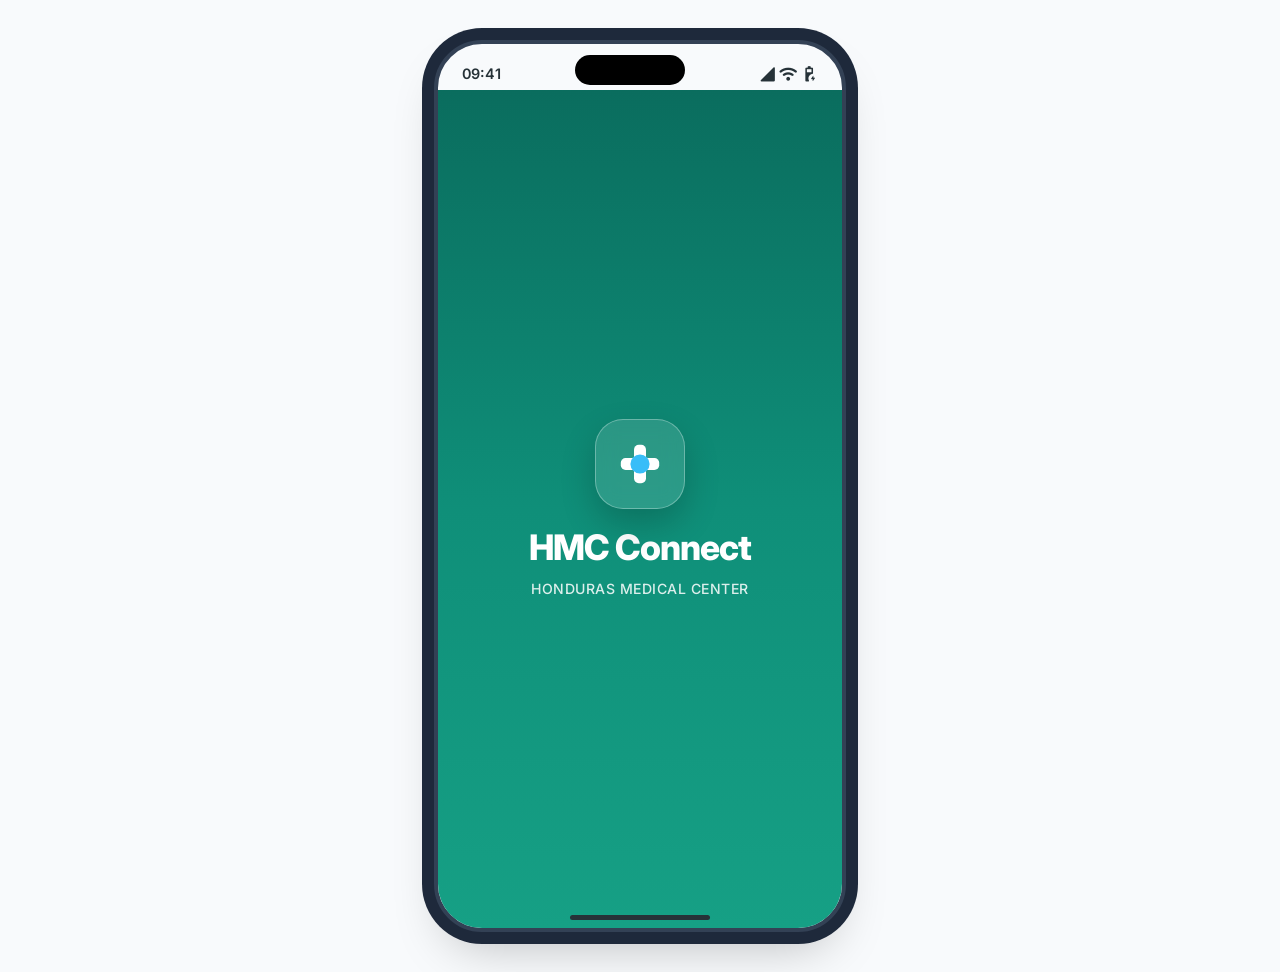
<file: mobile_ios.html>
<!DOCTYPE html>
<html lang="es">
<head>
  <meta charset="UTF-8">
  <meta name="viewport" content="width=device-width, initial-scale=1.0">
  <title>HMC Connect - App Paciente (iOS)</title>
  <link rel="stylesheet" href="styles/base.css">
  <link rel="stylesheet" href="styles/ios.css">
</head>
<body>
  <!-- Standalone Phone Shell Viewport -->
  <div class="phone-viewport fade-in">
    <!-- iOS Top Status Bar -->
    <div class="ios-status-bar">
      <span class="time">09:41</span>
      <div class="dynamic-island"></div>
      <div class="status-icons">
        <span class="material-symbols-rounded">signal_cellular_4_bar</span>
        <span class="material-symbols-rounded">wifi</span>
        <span class="material-symbols-rounded">battery_charging_80</span>
      </div>
    </div>

    <!-- 1. SPLASH SCREEN -->
    <div class="screen splash-screen" id="screen-splash">
      <div class="splash-logo-container">
        <div class="splash-logo-ring">
          <svg viewBox="0 0 40 40" style="width: 48px; height: 48px;" fill="none" xmlns="http://www.w3.org/2000/svg">
            <rect x="15" y="4" width="10" height="32" rx="4" fill="#FFFFFF" />
            <rect x="4" y="15" width="32" height="10" rx="4" fill="#FFFFFF" />
            <circle cx="20" cy="20" r="8" fill="#38BDF8" />
          </svg>
        </div>
        <h1 class="splash-title">HMC Connect</h1>
        <p style="opacity: 0.85; font-size: 0.88rem; font-weight: 500; letter-spacing: 0.5px; margin-top: 4px;">HONDURAS MEDICAL CENTER</p>
      </div>
    </div>

    <!-- 2. ONBOARDING SCREEN -->
    <div class="screen onboarding-screen hidden" id="screen-onboarding">
      <div class="onboarding-slide fade-in">
        <div class="onboarding-image-box">
          <span class="material-symbols-rounded">clinical_notes</span>
        </div>
        <h2 class="onboarding-title">Tu salud en tus manos</h2>
        <p class="onboarding-desc">
          Accede a tu expediente clínico completo, recetas electrónicas y resultados de laboratorio al instante desde cualquier lugar.
        </p>
      </div>
      <button class="onboarding-btn ripple-btn" data-nav="login">
        Comenzar
        <span class="material-symbols-rounded">arrow_forward</span>
      </button>
    </div>

    <!-- 3. LOGIN SCREEN -->
    <div class="screen hidden" id="screen-login" style="padding-top: var(--space-xl);">
      <div class="login-header-box fade-in">
        <div class="logo-box">
          <svg viewBox="0 0 40 40" style="width: 38px; height: 38px;" fill="none" xmlns="http://www.w3.org/2000/svg">
            <rect x="15" y="4" width="10" height="32" rx="4" fill="#007A64" />
            <rect x="4" y="15" width="32" height="10" rx="4" fill="#007A64" />
            <circle cx="20" cy="20" r="8" fill="#38BDF8" />
          </svg>
        </div>
        <h2 class="onboarding-title" style="margin-top: var(--space-xs); font-size: 1.6rem;">HMC Connect</h2>
        <p style="color: var(--text-muted); font-size: 0.9rem; font-weight: 500;">Bienvenido de vuelta. Inicia sesión.</p>
      </div>

      <div class="login-input-group slide-up">
        <div class="ios-input-wrapper">
          <span class="material-symbols-rounded">mail</span>
          <input type="email" placeholder="Correo electrónico" value="andres.mendoza@gmail.com">
        </div>
        <div class="ios-input-wrapper">
          <span class="material-symbols-rounded">lock</span>
          <input type="password" placeholder="Contraseña" value="••••••••">
        </div>
        
        <button class="onboarding-btn ripple-btn" style="margin-top: var(--space-md);" data-nav="dashboard">
          Entrar
        </button>
      </div>

      <div class="biometric-login-row slide-up" style="animation-delay: 0.1s;">
        <button class="biometric-btn" id="trigger-biometric-auth">
          <span class="material-symbols-rounded">faceid</span>
          <span>Ingresar con Face ID</span>
        </button>
      </div>

      <div style="text-align: center; margin-top: 24px;" class="slide-up">
        <span style="font-size: 0.88rem; color: var(--text-muted);">¿No tienes una cuenta? </span>
        <button style="background: none; border: none; color: var(--primary); font-weight: 700; font-size: 0.88rem; cursor: pointer; padding: 4px;" data-nav="register">Regístrate</button>
      </div>
    </div>

    <!-- 3.5 REGISTER SCREEN -->
    <div class="screen hidden" id="screen-register" style="padding-top: var(--space-xl);">
      <div class="login-header-box fade-in">
        <div class="logo-box">
          <svg viewBox="0 0 40 40" style="width: 38px; height: 38px;" fill="none" xmlns="http://www.w3.org/2000/svg">
            <rect x="15" y="4" width="10" height="32" rx="4" fill="#007A64" />
            <rect x="4" y="15" width="32" height="10" rx="4" fill="#007A64" />
            <circle cx="20" cy="20" r="8" fill="#38BDF8" />
          </svg>
        </div>
        <h2 class="onboarding-title" style="margin-top: var(--space-xs); font-size: 1.6rem;">Crear Cuenta</h2>
        <p style="color: var(--text-muted); font-size: 0.9rem; font-weight: 500;">Regístrate en el ecosistema HMC Connect.</p>
      </div>

      <div class="login-input-group slide-up">
        <div class="ios-input-wrapper">
          <span class="material-symbols-rounded">person</span>
          <input type="text" placeholder="Nombre completo" value="Andrés Mendoza Salgado">
        </div>
        <div class="ios-input-wrapper">
          <span class="material-symbols-rounded">fingerprint</span>
          <input type="text" placeholder="Número de Identidad" value="0801-1992-12345">
        </div>
        <div class="ios-input-wrapper">
          <span class="material-symbols-rounded">mail</span>
          <input type="email" placeholder="Correo electrónico" value="andres.mendoza@gmail.com">
        </div>
        <div class="ios-input-wrapper">
          <span class="material-symbols-rounded">lock</span>
          <input type="password" placeholder="Contraseña" value="••••••••">
        </div>
        
        <div style="display: flex; align-items: center; gap: 8px; margin: 12px 4px 4px;">
          <input type="checkbox" id="ios-terms-check" checked style="accent-color: var(--primary);">
          <label for="ios-terms-check" style="font-size: 0.8rem; color: var(--text-muted); font-weight: 500;">Acepto los términos de servicio y privacidad</label>
        </div>

        <button class="onboarding-btn ripple-btn" style="margin-top: var(--space-md);" data-nav="dashboard">
          Registrarse
        </button>
      </div>

      <div style="text-align: center; margin-top: 24px;" class="slide-up">
        <span style="font-size: 0.88rem; color: var(--text-muted);">¿Ya tienes una cuenta? </span>
        <button style="background: none; border: none; color: var(--primary); font-weight: 700; font-size: 0.88rem; cursor: pointer; padding: 4px;" data-nav="login">Inicia sesión</button>
      </div>
    </div>

    <!-- 4. BIOMETRIC FACE ID SCREEN -->
    <div class="screen biometric-screen hidden" id="screen-biometric">
      <div class="biometric-scanner-ring" id="biometric-scanner-ring">
        <span class="material-symbols-rounded face-icon">faceid</span>
      </div>
      <div class="biometric-status-text" id="biometric-status-text">Iniciando escaneo Face ID...</div>
      <span class="material-symbols-rounded biometric-success-icon" id="biometric-success-icon">check_circle</span>
    </div>

    <!-- 5. PATIENT DASHBOARD / HOME -->
    <div class="screen hidden" id="screen-dashboard">
      <div class="dashboard-greeting-row" style="margin-top: var(--space-md);">
        <div>
          <div class="ios-header-logo" style="margin-bottom: 2px;">
            <svg viewBox="0 0 40 40" style="width: 22px; height: 22px;" fill="none" xmlns="http://www.w3.org/2000/svg">
              <rect x="15" y="4" width="10" height="32" rx="4" fill="#007A64" />
              <rect x="4" y="15" width="32" height="10" rx="4" fill="#007A64" />
              <circle cx="20" cy="20" r="8" fill="#38BDF8" />
            </svg>
            HMC Connect
          </div>
          <h2 style="font-size: 1.55rem; font-weight: 800; letter-spacing: -0.6px; cursor: pointer;" id="dashboard-patient-name" data-nav="profile">Andrés Mendoza</h2>
        </div>
        <img src="assets/patient_avatar.png" class="dashboard-avatar" id="patient-avatar" alt="Avatar" style="cursor: pointer;" data-nav="profile">
      </div>

      <div class="dashboard-motivation-card slide-up">
        <span class="material-symbols-rounded">lightbulb</span>
        <p id="dashboard-motivation">Mantenerte hidratado y realizar 30 min de ejercicio ayuda a controlar la hipertensión.</p>
      </div>

      <!-- Daily Health Journal Quick Access -->
      <div class="dashboard-motivation-card slide-up" style="background-color: var(--primary-light); border: 1px solid rgba(15,143,121,0.15); display: flex; align-items: center; justify-content: space-between; padding: 16px; border-radius: 16px; margin-bottom: var(--space-md); cursor: pointer; text-decoration: none;" data-nav="health-monitoring">
        <div style="display: flex; align-items: center; gap: 12px;">
          <div style="width: 42px; height: 42px; border-radius: 12px; background-color: var(--primary); display: flex; align-items: center; justify-content: center; color: #FFFFFF;">
            <span class="material-symbols-rounded">edit_note</span>
          </div>
          <div style="text-align: left;">
            <h4 style="font-size: 0.95rem; font-weight: 700; color: var(--text-dark); margin: 0 0 2px 0;">Bitácora de Salud Diaria</h4>
            <p style="font-size: 0.8rem; color: var(--text-muted); margin: 0;">Registra tus síntomas, dolor y signos vitales hoy.</p>
          </div>
        </div>
        <span class="material-symbols-rounded" style="color: var(--primary); font-size: 1.1rem;">arrow_forward_ios</span>
      </div>

      <!-- Accesos Rápidos Grid -->
      <div class="slide-up" style="margin-bottom: var(--space-md); text-align: left;">
        <h3 style="font-size: 0.95rem; font-weight: 800; color: var(--text-dark); margin: 0 0 10px 0;">Accesos Rápidos</h3>
        <div style="display: grid; grid-template-columns: 1fr 1fr; gap: 10px;">
          
          <!-- Agendar Cita -->
          <div class="ripple-btn" data-nav="doctor-search" style="background-color: #FFFFFF; border: 1px solid #F1F5F9; border-radius: 12px; padding: 12px; display: flex; align-items: center; gap: 8px; cursor: pointer; box-shadow: 0 2px 8px rgba(0,0,0,0.01);">
            <div style="width: 32px; height: 32px; border-radius: 8px; background-color: #E0F2FE; color: #0284C7; display: flex; align-items: center; justify-content: center;">
              <span class="material-symbols-rounded" style="font-size: 1.2rem;">medical_services</span>
            </div>
            <span style="font-size: 0.82rem; font-weight: 700; color: var(--text-dark);">Agendar Cita</span>
          </div>

          <!-- Mensajes -->
          <div class="ripple-btn" data-nav="messages" style="background-color: #FFFFFF; border: 1px solid #F1F5F9; border-radius: 12px; padding: 12px; display: flex; align-items: center; gap: 8px; cursor: pointer; box-shadow: 0 2px 8px rgba(0,0,0,0.01);">
            <div style="width: 32px; height: 32px; border-radius: 8px; background-color: #E6F6F4; color: #007A64; display: flex; align-items: center; justify-content: center;">
              <span class="material-symbols-rounded" style="font-size: 1.2rem;">chat</span>
            </div>
            <span style="font-size: 0.82rem; font-weight: 700; color: var(--text-dark);">Mensajes</span>
          </div>

          <!-- Expediente -->
          <div class="ripple-btn" data-nav="records" style="background-color: #FFFFFF; border: 1px solid #F1F5F9; border-radius: 12px; padding: 12px; display: flex; align-items: center; gap: 8px; cursor: pointer; box-shadow: 0 2px 8px rgba(0,0,0,0.01);">
            <div style="width: 32px; height: 32px; border-radius: 8px; background-color: #FEF3C7; color: #D97706; display: flex; align-items: center; justify-content: center;">
              <span class="material-symbols-rounded" style="font-size: 1.2rem;">folder_open</span>
            </div>
            <span style="font-size: 0.82rem; font-weight: 700; color: var(--text-dark);">Expediente</span>
          </div>

          <!-- Monitoreo Diario -->
          <div class="ripple-btn" data-nav="health-monitoring" style="background-color: #FFFFFF; border: 1px solid #F1F5F9; border-radius: 12px; padding: 12px; display: flex; align-items: center; gap: 8px; cursor: pointer; box-shadow: 0 2px 8px rgba(0,0,0,0.01);">
            <div style="width: 32px; height: 32px; border-radius: 8px; background-color: #FEE2E2; color: #DC2626; display: flex; align-items: center; justify-content: center;">
              <span class="material-symbols-rounded" style="font-size: 1.2rem;">edit_note</span>
            </div>
            <span style="font-size: 0.82rem; font-weight: 700; color: var(--text-dark);">Monitoreo</span>
          </div>

        </div>
      </div>

      <!-- Upcoming Appointment Banner -->
      <div class="dashboard-apt-card slide-up">
        <div class="dashboard-apt-header">
          <img src="assets/doctor_male_profile.png" class="dashboard-apt-doc-img" alt="Dr. Valladares">
          <div class="dashboard-apt-meta">
            <h4>Dr. Carlos Valladares</h4>
            <span>Consulta de Cardiología</span>
          </div>
        </div>
        <div class="dashboard-apt-time-row">
          <span><span class="material-symbols-rounded">event</span> 28 de Julio, 2026</span>
          <span><span class="material-symbols-rounded">schedule</span> 09:30 AM</span>
        </div>
        <button class="dashboard-apt-action-btn ripple-btn" data-nav="appointments">
          Gestionar Cita
        </button>
      </div>

      <!-- Vitals Section -->
      <h3 class="profile-section-title">Signos Vitales Hoy</h3>
      <div class="vitals-grid">
        <div class="vital-card">
          <div class="vital-card-header">
            <span>Frec. Cardiaca</span>
            <span class="material-symbols-rounded pulse-icon">favorite</span>
          </div>
          <div class="vital-card-body">
            <span class="vital-value" id="vital-hr-value">72</span>
            <span class="vital-unit">lpm</span>
          </div>
          <div class="vital-card-footer">
            <span class="vital-status normal">Normal</span>
            <div class="vital-sparkline-box" id="hr-sparkline"></div>
          </div>
        </div>
        <div class="vital-card">
          <div class="vital-card-header">
            <span>Presión Art.</span>
            <span class="material-symbols-rounded" style="color: var(--primary-blue)">blood_pressure</span>
          </div>
          <div class="vital-card-body">
            <span class="vital-value" id="vital-bp-value" style="font-size: 1.4rem;">118/78</span>
            <span class="vital-unit">mmHg</span>
          </div>
          <div class="vital-card-footer">
            <span class="vital-status normal">Óptima</span>
          </div>
        </div>
        <div class="vital-card">
          <div class="vital-card-header">
            <span>Oxígeno</span>
            <span class="material-symbols-rounded" style="color: var(--secondary-blue)">air</span>
          </div>
          <div class="vital-card-body">
            <span class="vital-value" id="vital-oxy-value">98</span>
            <span class="vital-unit">%</span>
          </div>
          <div class="vital-card-footer">
            <span class="vital-status normal">Normal</span>
            <div class="vital-sparkline-box" id="oxy-sparkline"></div>
          </div>
        </div>
        <div class="vital-card">
          <div class="vital-card-header">
            <span>Temperatura</span>
            <span class="material-symbols-rounded" style="color: var(--warning-orange)">thermostat</span>
          </div>
          <div class="vital-card-body">
            <span class="vital-value" id="vital-temp-value">36.6</span>
            <span class="vital-unit">°C</span>
          </div>
          <div class="vital-card-footer">
            <span class="vital-status normal">Normal</span>
          </div>
        </div>
      </div>

      <!-- Medications tracker -->
      <div class="meds-overview-card slide-up">
        <div class="meds-overview-progress">
          <svg class="meds-ring-svg">
            <circle class="meds-ring-bg" cx="28" cy="28" r="24"></circle>
            <circle class="meds-ring-active" id="dashboard-progress-ring" cx="28" cy="28" r="24"></circle>
          </svg>
          <div class="meds-overview-text">
            <h4>Medicamentos</h4>
            <p id="meds-progress-text">2/3 Completados</p>
          </div>
        </div>
        <span class="material-symbols-rounded" style="color: var(--text-muted); font-size:1.1rem;">arrow_forward_ios</span>
      </div>

      <div class="meds-checklist" id="meds-checklist">
        <!-- populated dynamically -->
      </div>
    </div>

    <!-- 6. DOCTOR SEARCH -->
    <div class="screen hidden" id="screen-doctor-search">
      <div class="ios-header" style="margin-top: 8px;">
        <h2 class="ios-large-title">Buscar Médico</h2>
      </div>

      <div class="ios-search-bar">
        <span class="material-symbols-rounded">search</span>
        <input type="text" id="doctor-search-input" placeholder="Nombre o especialidad (Cardiología...)">
      </div>

      <div id="doctors-list-container" style="display:flex; flex-direction:column; gap: var(--space-xs);">
        <!-- Populated dynamically -->
      </div>
    </div>

    <!-- 7. DOCTOR PROFILE -->
    <div class="screen hidden" id="screen-doctor-profile">
      <div class="ios-header">
        <button class="ios-header-back" data-nav="doctor-search">
          <span class="material-symbols-rounded">chevron_left</span>
          Atrás
        </button>
      </div>

      <div class="profile-doctor-hero">
        <img id="profile-doc-avatar" src="assets/doctor_male_profile.png" alt="Doctor">
        <h3 id="profile-doc-name" style="font-size: 1.3rem; font-weight:800;">Dr. Carlos Valladares</h3>
        <span id="profile-doc-specialty" style="color:var(--primary-blue); font-weight:600; font-size:0.95rem;">Cardiólogo</span>
        <br>
        <div class="profile-rating-badge">
          <span class="material-symbols-rounded">star</span>
          <span id="profile-doc-rating">4.9 (120 reviews)</span>
        </div>
      </div>

      <h3 class="profile-section-title">Sobre el Especialista</h3>
      <p class="profile-bio-text" id="profile-doc-bio">
        Especialista en prevención de enfermedades cardiovasculares...
      </p>

      <h3 class="profile-section-title">Educación</h3>
      <p class="profile-bio-text" id="profile-doc-education" style="margin-bottom:var(--space-md);">
        UNAH, Postgrado de cardiología...
      </p>

      <h3 class="profile-section-title">Seleccionar Fecha</h3>
      <div class="ios-inline-calendar">
        <button class="calendar-day-btn">
          <span class="day-name">LUN</span>
          <span class="day-num">27</span>
        </button>
        <button class="calendar-day-btn">
          <span class="day-name">MAR</span>
          <span class="day-num">28</span>
        </button>
        <button class="calendar-day-btn">
          <span class="day-name">MIE</span>
          <span class="day-num">29</span>
        </button>
        <button class="calendar-day-btn">
          <span class="day-name">JUE</span>
          <span class="day-num">30</span>
        </button>
        <button class="calendar-day-btn">
          <span class="day-name">VIE</span>
          <span class="day-num">31</span>
        </button>
      </div>

      <h3 class="profile-section-title">Horarios Disponibles</h3>
      <div class="time-slots-grid" id="profile-doc-slots">
        <!-- slots here -->
      </div>

      <button class="onboarding-btn ripple-btn" id="confirm-booking-action" style="margin-bottom: var(--space-md);">
        Reservar Cita
      </button>
      <div id="doctor-profile-messaging-section" style="margin: 0 var(--space-md) var(--space-xl) var(--space-md); text-align: center;">
        <!-- Filled dynamically -->
      </div>
    </div>

    <!-- 8. APPOINTMENT CONFIRMATION -->
    <div class="screen hidden" id="screen-booking-confirm" style="justify-content: center; align-items: center; text-align: center; background-color: #FFFFFF;">
      <span class="material-symbols-rounded" style="font-size: 5rem; color: var(--success-green); margin-bottom: var(--space-md);">check_circle</span>
      <h2 class="onboarding-title">¡Cita Programada!</h2>
      <p style="color: var(--text-muted); font-size: 0.95rem; margin-bottom: var(--space-lg); max-width: 280px; line-height: 1.5;">
        Tu reserva ha sido procesada con éxito y se encuentra registrada en el sistema de HMC.
      </p>

      <div class="appointment-card" style="width:100%; text-align: left;">
        <h4 id="confirm-doctor-name" style="font-weight:700;">Dr. Carlos Valladares</h4>
        <p id="confirm-doctor-specialty" style="color:var(--primary-blue); font-size:0.85rem; margin-bottom:8px;">Cardiología</p>
        <div style="font-size: 0.85rem; color: var(--text-muted);">
          <div><strong>Fecha:</strong> <span id="confirm-date-time">Martes 28 de Julio, 09:30 AM</span></div>
          <div><strong>Modalidad:</strong> <span id="confirm-type">Presencial</span></div>
        </div>
      </div>

      <button class="onboarding-btn ripple-btn" data-nav="dashboard">
        Regresar al Inicio
      </button>
    </div>

    <!-- 9. APPOINTMENTS TAB -->
    <div class="screen hidden" id="screen-appointments">
      <div class="ios-header" style="margin-top: 8px;">
        <h2 class="ios-large-title">Mis Citas</h2>
      </div>

      <div class="appointment-tabs-bar">
        <button class="appointment-tab active">Próximas</button>
        <button class="appointment-tab">Historial</button>
      </div>

      <div id="active-appointments-list">
        <!-- dynamic appointments list -->
      </div>
      <div id="past-appointments-list" style="margin-top: 16px;">
        <!-- completed appointments -->
      </div>
    </div>

    <!-- 10. TELEHEALTH WAITING ROOM -->
    <div class="screen hidden" id="screen-telehealth-waiting">
      <div class="ios-header">
        <button class="ios-header-back" data-nav="appointments">
          <span class="material-symbols-rounded">chevron_left</span>
          Salir de Sala
        </button>
      </div>

      <div class="telehealth-waiting-box">
        <div class="waiting-countdown-circle">
          <span class="time-val" id="waiting-countdown-timer">00:10</span>
          <span class="label">Espera</span>
        </div>
        
        <img id="waiting-doctor-avatar" src="assets/doctor_male_profile.png" class="doctor-avatar" style="width: 80px; height:80px; margin: 0 auto 16px;" alt="Doctor">
        <h3 id="waiting-doctor-name" style="font-size: 1.25rem; font-weight:800;">Dr. Carlos Valladares</h3>
        <span id="waiting-doctor-specialty" style="color:var(--primary-blue); font-weight:600;">Cardiología</span>
        
        <p style="color: var(--text-muted); font-size: 0.88rem; max-width: 280px; margin: 24px auto; line-height: 1.5;">
          El médico está revisando tu expediente clínico antes de iniciar la videoconsulta. Por favor no cierres la aplicación.
        </p>
      </div>
    </div>

    <!-- 11. TELEHEALTH CALL VIEW -->
    <div class="screen telehealth-console-screen hidden" id="screen-telehealth-call">
      <div class="video-call-viewport">
        <!-- User camera element -->
        <video id="local-video-feed" class="main-video-feed" autoplay playsinline muted></video>
        <!-- Physician PIP placeholder -->
        <img class="local-pip-feed" id="pip-physician" src="assets/doctor_male_profile.png" alt="Doctor feed">
        
        <div class="remote-physician-info">
          <strong id="call-doctor-name">Dr. Carlos Valladares</strong>
          <span id="call-doctor-specialty" style="font-size:0.75rem; opacity:0.85; margin-left:6px;">En línea</span>
        </div>

        <div class="call-control-overlay">
          <button class="call-btn"><span class="material-symbols-rounded">mic</span></button>
          <button class="call-btn"><span class="material-symbols-rounded">videocam</span></button>
          <button class="call-btn end" id="telehealth-hangup"><span class="material-symbols-rounded">call_end</span></button>
        </div>
      </div>

      <div class="call-chat-section">
        <div class="chat-history" id="call-chat-history">
          <!-- populated dynamically -->
        </div>
        <div class="chat-input-bar">
          <input type="text" id="call-chat-input" placeholder="Mensaje seguro...">
          <button class="chat-send-btn" id="call-chat-send">
            <span class="material-symbols-rounded">send</span>
          </button>
        </div>
      </div>
    </div>

    <!-- 12. MEDICAL RECORDS TAB -->
    <div class="screen hidden" id="screen-records">
      <!-- Header with back button -->
      <div class="ios-header" style="border: none; background: none; margin-bottom: 0; padding-bottom: 0;">
        <button class="ios-header-back" data-nav="dashboard">
          <span class="material-symbols-rounded">chevron_left</span>
          Inicio
        </button>
      </div>

      <div class="ios-header" style="margin-top: 0; padding-top: var(--space-xs);">
        <h2 class="ios-large-title" style="margin:0;">Expediente</h2>
      </div>

      <div class="records-selector-tabs">
        <button class="records-tab-btn active" data-filter="labs">Laboratorio</button>
        <button class="records-tab-btn" data-filter="imaging">Imágenes</button>
        <button class="records-tab-btn" data-filter="rx">Recetas</button>
      </div>

      <div id="records-list-container">
        <!-- records list populated dynamically -->
      </div>
    </div>

    <!-- 13. RECORD DETAIL VIEW -->
    <div class="screen hidden" id="screen-record-detail">
      <div class="ios-header">
        <button class="ios-header-back" data-nav="records">
          <span class="material-symbols-rounded">chevron_left</span>
          Expediente
        </button>
      </div>

      <h2 class="ios-large-title" id="detail-title" style="font-size: 1.45rem; line-height: 1.3;">Estudio Clínico</h2>
      <p id="detail-subtitle" style="color:var(--text-muted); font-size:0.8rem; margin-bottom: var(--space-md);">Fecha del estudio</p>

      <div id="detail-dynamic-content">
        <!-- populated dynamically -->
      </div>
    </div>

    <!-- 14. QR MEDICAL CARD -->
    <div class="screen hidden" id="screen-qr-card">
      <div class="ios-header" style="margin-top: 8px;">
        <h2 class="ios-large-title">Tarjeta HMC</h2>
      </div>
      
      <p style="color: var(--text-muted); font-size: 0.85rem; text-align: center; margin-bottom: 8px;">Presiona la tarjeta para voltearla y ver tu información médica.</p>

      <div class="qr-card-container">
        <div class="qr-card-flip-wrapper">
          <!-- Front Side -->
          <div class="qr-card-face front">
            <div class="qr-front-header">
              <h3>HMC Connect</h3>
              <span class="material-symbols-rounded">nest_heart_sensor</span>
            </div>
            
            <div class="qr-big-code-box">
              <span class="material-symbols-rounded">qr_code_2</span>
            </div>

            <div class="qr-front-footer">
              <strong style="display: block; font-size: 1rem;">Andrés Mendoza Salgado</strong>
              <span>ID: HMC-98231-AM</span>
            </div>
          </div>
          <!-- Back Side -->
          <div class="qr-card-face back">
            <div class="qr-back-header">
              <h4>Ficha Médica de Emergencia</h4>
              <span>Honduras Medical Center</span>
            </div>
            
            <div class="qr-back-details">
              <div class="qr-back-row">
                <span class="label">Tipo de Sangre</span>
                <span class="val" style="color: var(--danger-red); font-size: 1.2rem;">O Positivo (O+)</span>
              </div>
              <div class="qr-back-row">
                <span class="label">Alergias</span>
                <span class="val">Penicilina, Polen</span>
              </div>
              <div class="qr-back-row">
                <span class="label">Condición Crónica</span>
                <span class="val">Hipertensión Arterial Leve</span>
              </div>
              <div class="qr-back-row">
                <span class="label">Contacto de Emergencia</span>
                <span class="val">Gabriela de Mendoza (Esposa) <br> +504 9982-3341</span>
              </div>
            </div>

            <div class="qr-back-footer">
              USAR EN CASO DE EMERGENCIA MÉDICA
            </div>
          </div>
        </div>
      </div>
    </div>

    <!-- 15. SETTINGS SCREEN -->
    <div class="screen hidden" id="screen-settings">
      <div class="ios-header" style="margin-top: 8px;">
        <h2 class="ios-large-title">Ajustes</h2>
      </div>

      <div class="settings-menu-list">
        <div class="settings-item" data-nav="profile" style="cursor: pointer;">
          <div class="settings-meta">
            <span class="material-symbols-rounded icon">person</span>
            <span>Mi Información Personal</span>
          </div>
          <span class="material-symbols-rounded" style="color:var(--text-muted); font-size:1rem;">arrow_forward_ios</span>
        </div>

        <div class="settings-item" data-nav="messages" style="cursor: pointer;">
          <div class="settings-meta">
            <span class="material-symbols-rounded icon">chat</span>
            <span>Mensajes Médicos</span>
          </div>
          <span class="material-symbols-rounded" style="color:var(--text-muted); font-size:1rem;">arrow_forward_ios</span>
        </div>

        <div class="settings-item" data-nav="qr-card" style="cursor: pointer;">
          <div class="settings-meta">
            <span class="material-symbols-rounded icon">qr_code_2</span>
            <span>Tarjeta Médica HMC</span>
          </div>
          <span class="material-symbols-rounded" style="color:var(--text-muted); font-size:1rem;">arrow_forward_ios</span>
        </div>

        <div class="settings-item">
          <div class="settings-meta">
            <span class="material-symbols-rounded icon">dark_mode</span>
            <span>Modo Oscuro</span>
          </div>
          <div class="ios-switch-wrapper">
            <input type="checkbox" id="dark-mode-toggle" class="ios-switch-input">
            <span class="ios-switch-slider"></span>
          </div>
        </div>

        <div class="settings-item">
          <div class="settings-meta">
            <span class="material-symbols-rounded icon">shield</span>
            <span>Privacidad y HIPAA</span>
          </div>
          <span class="material-symbols-rounded" style="color:var(--text-muted); font-size:1rem;">arrow_forward_ios</span>
        </div>

        <div class="settings-item">
          <div class="settings-meta">
            <span class="material-symbols-rounded icon">contact_phone</span>
            <span>Contactos de Emergencia</span>
          </div>
          <span class="material-symbols-rounded" style="color:var(--text-muted); font-size:1rem;">arrow_forward_ios</span>
        </div>

        <div class="settings-item" style="flex-direction: column; align-items: flex-start; gap: 8px;">
          <strong style="font-size:0.95rem;">Seguro Médico Activo</strong>
          <p style="font-size:0.8rem; color:var(--text-muted);">Ficohsa Seguros &bull; POL-88329-HMC</p>
          <span style="font-size: 0.75rem; background-color: var(--success-light); color:var(--success-green); padding:2px 8px; border-radius:4px; font-weight:700;">Cobertura 85%</span>
        </div>
      </div>

      <button class="onboarding-btn ripple-btn" style="margin-top: 32px; background-color: var(--danger-red);" data-nav="login">
        Cerrar Sesión
      </button>
    </div>

    <!-- 16. DAILY HEALTH MONITORING SCREEN -->
    <div class="screen hidden" id="screen-health-monitoring" style="padding-top: var(--space-md); padding-bottom: 100px;">
      <!-- Header with back button -->
      <div style="display: flex; align-items: center; gap: 12px; margin-bottom: 20px;">
        <button style="background: none; border: none; padding: 6px; display: inline-flex; align-items: center; justify-content: center; cursor: pointer; color: var(--primary);" data-nav="dashboard">
          <span class="material-symbols-rounded" style="font-size: 1.6rem;">arrow_back_ios</span>
        </button>
        <h2 style="font-size: 1.35rem; font-weight: 800; color: var(--text-dark); margin: 0;">Monitoreo de Salud</h2>
      </div>

      <!-- Friendly Intro -->
      <div class="dashboard-motivation-card" style="background-color: var(--primary-light); border: 1px solid rgba(15,143,121,0.15); display: flex; gap: 12px; padding: 14px; border-radius: 12px; margin-bottom: 20px;">
        <span class="material-symbols-rounded" style="color: var(--primary); font-size: 1.4rem;">info</span>
        <p style="font-size: 0.82rem; line-height: 1.4; color: var(--primary-dark); font-weight: 600; margin: 0;">
          Registra tus métricas de salud diariamente para que tu médico pueda monitorear tu progreso de forma continua.
        </p>
      </div>

      <!-- Symptoms Selector -->
      <div style="margin-bottom: 20px;">
        <h4 style="font-size: 0.95rem; font-weight: 800; color: var(--text-dark); margin-bottom: 8px;">¿Presentas algún síntoma hoy?</h4>
        <div style="display: flex; flex-wrap: wrap; gap: 8px;" id="ios-symptoms-container">
          <div class="symptom-chip" onclick="this.classList.toggle('selected')" style="padding: 8px 14px; border-radius: 20px; border: 1px solid var(--border-color); font-size: 0.8rem; font-weight: 600; cursor: pointer; user-select: none; background-color: #FFFFFF; color: var(--text-dark); transition: all 0.2s;" data-symptom="Dolor de cabeza">Dolor de cabeza</div>
          <div class="symptom-chip" onclick="this.classList.toggle('selected')" style="padding: 8px 14px; border-radius: 20px; border: 1px solid var(--border-color); font-size: 0.8rem; font-weight: 600; cursor: pointer; user-select: none; background-color: #FFFFFF; color: var(--text-dark); transition: all 0.2s;" data-symptom="Fiebre">Fiebre</div>
          <div class="symptom-chip" onclick="this.classList.toggle('selected')" style="padding: 8px 14px; border-radius: 20px; border: 1px solid var(--border-color); font-size: 0.8rem; font-weight: 600; cursor: pointer; user-select: none; background-color: #FFFFFF; color: var(--text-dark); transition: all 0.2s;" data-symptom="Tos">Tos</div>
          <div class="symptom-chip" onclick="this.classList.toggle('selected')" style="padding: 8px 14px; border-radius: 20px; border: 1px solid var(--border-color); font-size: 0.8rem; font-weight: 600; cursor: pointer; user-select: none; background-color: #FFFFFF; color: var(--text-dark); transition: all 0.2s;" data-symptom="Fatiga">Fatiga</div>
          <div class="symptom-chip" onclick="this.classList.toggle('selected')" style="padding: 8px 14px; border-radius: 20px; border: 1px solid var(--border-color); font-size: 0.8rem; font-weight: 600; cursor: pointer; user-select: none; background-color: #FFFFFF; color: var(--text-dark); transition: all 0.2s;" data-symptom="Dificultad respiratoria">Dificultad respiratoria</div>
          <div class="symptom-chip" onclick="this.classList.toggle('selected')" style="padding: 8px 14px; border-radius: 20px; border: 1px solid var(--border-color); font-size: 0.8rem; font-weight: 600; cursor: pointer; user-select: none; background-color: #FFFFFF; color: var(--text-dark); transition: all 0.2s;" data-symptom="Dolor de pecho">Dolor de pecho</div>
          <div class="symptom-chip" onclick="this.classList.toggle('selected')" style="padding: 8px 14px; border-radius: 20px; border: 1px solid var(--border-color); font-size: 0.8rem; font-weight: 600; cursor: pointer; user-select: none; background-color: #FFFFFF; color: var(--text-dark); transition: all 0.2s;" data-symptom="Náuseas">Náuseas</div>
          <div class="symptom-chip" onclick="this.classList.toggle('selected')" style="padding: 8px 14px; border-radius: 20px; border: 1px solid var(--border-color); font-size: 0.8rem; font-weight: 600; cursor: pointer; user-select: none; background-color: #FFFFFF; color: var(--text-dark); transition: all 0.2s;" data-symptom="Mareos">Mareos</div>
        </div>
      </div>

      <!-- CSS helper for selected elements -->
      <style>
        .symptom-chip.selected {
          background-color: var(--primary-light) !important;
          border-color: var(--primary) !important;
          color: var(--primary-dark) !important;
        }
        .mood-btn.selected {
          border-color: var(--primary) !important;
          background-color: var(--primary-light) !important;
        }
        .adherence-btn.selected {
          background-color: var(--primary) !important;
          color: #FFFFFF !important;
          border-color: var(--primary) !important;
        }
      </style>

      <!-- Pain Scale -->
      <div style="margin-bottom: 20px;">
        <div style="display: flex; justify-content: space-between; align-items: center; margin-bottom: 8px;">
          <h4 style="font-size: 0.95rem; font-weight: 800; color: var(--text-dark); margin: 0;">Escala de Dolor</h4>
          <span id="ios-pain-label" style="font-size: 0.85rem; font-weight: 700; color: var(--primary);">0 (Sin dolor)</span>
        </div>
        <input type="range" id="ios-pain-slider" min="0" max="10" value="0" style="width: 100%; accent-color: var(--primary);" oninput="document.getElementById('ios-pain-label').textContent = this.value + (this.value == 0 ? ' (Sin dolor)' : this.value <= 3 ? ' (Leve)' : this.value <= 7 ? ' (Moderado)' : ' (Severo)')">
      </div>

      <!-- Vital Signs Form -->
      <div style="margin-bottom: 20px;">
        <h4 style="font-size: 0.95rem; font-weight: 800; color: var(--text-dark); margin-bottom: 12px;">Signos Vitales Manuales</h4>
        
        <div style="display: grid; grid-template-columns: 1fr 1fr; gap: 12px;">
          <div class="ios-input-wrapper" style="margin-bottom: 0;">
            <span class="material-symbols-rounded" style="color: var(--warning-orange);">thermostat</span>
            <input type="number" id="ios-vital-temp" step="0.1" placeholder="Temp (°C)" value="36.5">
          </div>
          <div class="ios-input-wrapper" style="margin-bottom: 0;">
            <span class="material-symbols-rounded" style="color: var(--primary);">favorite</span>
            <input type="number" id="ios-vital-hr" placeholder="Pulso (bpm)" value="72">
          </div>
          <div class="ios-input-wrapper" style="margin-bottom: 0;">
            <span class="material-symbols-rounded" style="color: var(--primary);">blood_pressure</span>
            <input type="text" id="ios-vital-bp" placeholder="Presión (e.g. 120/80)" value="120/80">
          </div>
          <div class="ios-input-wrapper" style="margin-bottom: 0;">
            <span class="material-symbols-rounded" style="color: var(--secondary-blue);">air</span>
            <input type="number" id="ios-vital-oxy" placeholder="Saturación (%)" value="98">
          </div>
          <div class="ios-input-wrapper" style="margin-bottom: 0;">
            <span class="material-symbols-rounded" style="color: #6366F1;">water_drop</span>
            <input type="number" id="ios-vital-gluc" placeholder="Glucosa (mg/dL) - Opcional">
          </div>
          <div class="ios-input-wrapper" style="margin-bottom: 0;">
            <span class="material-symbols-rounded" style="color: #64748B;">monitor_weight</span>
            <input type="number" id="ios-vital-weight" step="0.1" placeholder="Peso (kg)" value="78.0">
          </div>
        </div>
      </div>

      <!-- Mood Selection -->
      <div style="margin-bottom: 20px;">
        <h4 style="font-size: 0.95rem; font-weight: 800; color: var(--text-dark); margin-bottom: 8px;">Estado de Ánimo</h4>
        <div style="display: grid; grid-template-columns: 1fr 1fr; gap: 8px;" id="ios-mood-container">
          <button class="mood-btn selected" onclick="selectMood(this)" style="padding: 10px; border-radius: 12px; border: 1px solid var(--border-color); background-color: #FFFFFF; font-weight: 600; font-size: 0.8rem; cursor: pointer; display: flex; align-items: center; justify-content: center; gap: 6px;" data-mood="😊 Excelente">
            <span>😊</span> Excelente
          </button>
          <button class="mood-btn" onclick="selectMood(this)" style="padding: 10px; border-radius: 12px; border: 1px solid var(--border-color); background-color: #FFFFFF; font-weight: 600; font-size: 0.8rem; cursor: pointer; display: flex; align-items: center; justify-content: center; gap: 6px;" data-mood="🙂 Bueno">
            <span>🙂</span> Bueno
          </button>
          <button class="mood-btn" onclick="selectMood(this)" style="padding: 10px; border-radius: 12px; border: 1px solid var(--border-color); background-color: #FFFFFF; font-weight: 600; font-size: 0.8rem; cursor: pointer; display: flex; align-items: center; justify-content: center; gap: 6px;" data-mood="😐 Regular">
            <span>😐</span> Regular
          </button>
          <button class="mood-btn" onclick="selectMood(this)" style="padding: 10px; border-radius: 12px; border: 1px solid var(--border-color); background-color: #FFFFFF; font-weight: 600; font-size: 0.8rem; cursor: pointer; display: flex; align-items: center; justify-content: center; gap: 6px;" data-mood="😟 Malo">
            <span>😟</span> Malo
          </button>
        </div>
      </div>

      <!-- Medication Adherence -->
      <div style="margin-bottom: 20px;">
        <h4 style="font-size: 0.95rem; font-weight: 800; color: var(--text-dark); margin-bottom: 8px;">¿Tomaste tus medicamentos hoy?</h4>
        <div style="display: flex; gap: 8px;" id="ios-adherence-container">
          <button class="adherence-btn selected" onclick="selectAdherence(this)" style="flex: 1; padding: 10px; border-radius: 12px; border: 1px solid var(--border-color); background-color: #FFFFFF; font-weight: 700; font-size: 0.8rem; cursor: pointer;" data-adherence="Sí">Sí</button>
          <button class="adherence-btn" onclick="selectAdherence(this)" style="flex: 1; padding: 10px; border-radius: 12px; border: 1px solid var(--border-color); background-color: #FFFFFF; font-weight: 700; font-size: 0.8rem; cursor: pointer;" data-adherence="No">No</button>
          <button class="adherence-btn" onclick="selectAdherence(this)" style="flex: 1; padding: 10px; border-radius: 12px; border: 1px solid var(--border-color); background-color: #FFFFFF; font-weight: 700; font-size: 0.8rem; cursor: pointer;" data-adherence="Parcialmente">Parcialmente</button>
        </div>
      </div>

      <!-- Notes -->
      <div style="margin-bottom: 24px;">
        <h4 style="font-size: 0.95rem; font-weight: 800; color: var(--text-dark); margin-bottom: 8px;">Notas Adicionales</h4>
        <textarea id="ios-monitoring-notes" style="width: 100%; height: 80px; border-radius: 12px; border: 1px solid var(--border-color); padding: 12px; font-size: 0.85rem; font-family: inherit; resize: none; outline: none; box-sizing: border-box;" placeholder="Ej. Sentí un leve dolor de cabeza después del almuerzo..."></textarea>
      </div>

      <!-- Save Button -->
      <button class="onboarding-btn ripple-btn" id="ios-save-monitoring-btn">
        Guardar Reporte Diario
      </button>
    </div>

    <!-- 17. MY PROFILE SCREEN -->
    <div class="screen hidden" id="screen-profile" style="padding-top: var(--space-md); padding-bottom: 100px;">
      <!-- Header with back button -->
      <div style="display: flex; align-items: center; gap: 12px; margin-bottom: 20px;">
        <button style="background: none; border: none; padding: 6px; display: inline-flex; align-items: center; justify-content: center; cursor: pointer; color: var(--primary);" data-nav="dashboard">
          <span class="material-symbols-rounded" style="font-size: 1.6rem;">arrow_back_ios</span>
        </button>
        <h2 style="font-size: 1.35rem; font-weight: 800; color: var(--text-dark); margin: 0;">Mi Perfil</h2>
      </div>

      <!-- Profile Card Container -->
      <div class="portal-panel-card" style="padding: 20px; border-radius: 16px; background-color: #FFFFFF; border: 1px solid var(--border-color); text-align: center; margin-bottom: 20px; box-shadow: 0 4px 12px rgba(0,0,0,0.02);">
        <div style="position: relative; display: inline-block; margin-bottom: 12px;">
          <img id="profile-picture-display" src="assets/patient_avatar.png" style="width: 90px; height: 90px; border-radius: 50%; object-fit: cover; border: 3px solid var(--primary-light); box-shadow: 0 4px 10px rgba(0,0,0,0.08);">
          <button onclick="triggerPhotoUpload()" style="position: absolute; bottom: 0; right: 0; background-color: var(--primary); color: #FFFFFF; border-radius: 50%; width: 30px; height: 30px; display: flex; align-items: center; justify-content: center; border: 2px solid #FFFFFF; cursor: pointer; box-shadow: 0 2px 6px rgba(0,0,0,0.15);">
            <span class="material-symbols-rounded" style="font-size: 1rem;">photo_camera</span>
          </button>
          <input type="file" id="patient-photo-input" style="display: none;" onchange="handlePhotoSelected(this)">
        </div>
        <h3 style="font-size: 1.15rem; font-weight: 800; color: var(--text-dark); margin: 0 0 4px 0;" id="profile-full-name">Andrés Mendoza Salgado</h3>
        <span style="font-size: 0.75rem; font-weight: 700; background-color: var(--primary-light); padding: 4px 10px; border-radius: 20px; color: var(--primary-dark);">Expediente: HMC-98231-AM</span>
      </div>

      <!-- Personal Info Fields -->
      <div style="display: flex; flex-direction: column; gap: 14px; text-align: left;">
        <div>
          <label style="display: block; font-size: 0.72rem; font-weight: 700; color: var(--text-muted); text-transform: uppercase; margin-bottom: 6px; padding-left: 4px;">Nombre Completo</label>
          <input type="text" id="edit-profile-name" value="Andrés Mendoza Salgado" style="width: 100%; border: 1px solid var(--border-color); border-radius: 12px; padding: 12px 14px; font-size: 0.9rem; background-color: #F8FAFC; outline: none; box-sizing: border-box; color: var(--text-dark);">
        </div>

        <div>
          <label style="display: block; font-size: 0.72rem; font-weight: 700; color: var(--text-muted); text-transform: uppercase; margin-bottom: 6px; padding-left: 4px;">Identidad (ID)</label>
          <input type="text" id="edit-profile-dni" value="0801-1992-04829" style="width: 100%; border: 1px solid var(--border-color); border-radius: 12px; padding: 12px 14px; font-size: 0.9rem; background-color: #F1F5F9; outline: none; box-sizing: border-box; color: var(--text-muted);" disabled>
        </div>

        <div style="display: grid; grid-template-columns: 1fr 1fr; gap: 12px;">
          <div>
            <label style="display: block; font-size: 0.72rem; font-weight: 700; color: var(--text-muted); text-transform: uppercase; margin-bottom: 6px; padding-left: 4px;">Teléfono</label>
            <input type="text" id="edit-profile-phone" value="+504 9982-3341" style="width: 100%; border: 1px solid var(--border-color); border-radius: 12px; padding: 12px 14px; font-size: 0.9rem; background-color: #F8FAFC; outline: none; box-sizing: border-box; color: var(--text-dark);">
          </div>
          <div>
            <label style="display: block; font-size: 0.72rem; font-weight: 700; color: var(--text-muted); text-transform: uppercase; margin-bottom: 6px; padding-left: 4px;">F. Nacimiento</label>
            <input type="text" id="edit-profile-dob" value="12 Oct 1992" style="width: 100%; border: 1px solid var(--border-color); border-radius: 12px; padding: 12px 14px; font-size: 0.9rem; background-color: #F1F5F9; outline: none; box-sizing: border-box; color: var(--text-muted);" disabled>
          </div>
        </div>

        <div>
          <label style="display: block; font-size: 0.72rem; font-weight: 700; color: var(--text-muted); text-transform: uppercase; margin-bottom: 6px; padding-left: 4px;">Correo Electrónico</label>
          <input type="email" id="edit-profile-email" value="andres.mendoza@gmail.com" style="width: 100%; border: 1px solid var(--border-color); border-radius: 12px; padding: 12px 14px; font-size: 0.9rem; background-color: #F8FAFC; outline: none; box-sizing: border-box; color: var(--text-dark);">
        </div>

        <div>
          <label style="display: block; font-size: 0.72rem; font-weight: 700; color: var(--text-muted); text-transform: uppercase; margin-bottom: 6px; padding-left: 4px;">Dirección Residencia</label>
          <input type="text" id="edit-profile-address" value="Col. Lomas del Guijarro, Tegucigalpa" style="width: 100%; border: 1px solid var(--border-color); border-radius: 12px; padding: 12px 14px; font-size: 0.9rem; background-color: #F8FAFC; outline: none; box-sizing: border-box; color: var(--text-dark);">
        </div>
      </div>

      <!-- Action Buttons -->
      <button class="onboarding-btn ripple-btn" onclick="savePatientProfileChanges()" style="margin-top: 24px;">
        Guardar Cambios
      </button>
    </div>

    <!-- 18. MESSAGES SCREEN -->
    <div class="screen hidden" id="screen-messages" style="padding-top: var(--space-md); padding-bottom: 100px;">
      <!-- Header with back button -->
      <div class="ios-header" style="border: none; background: none; margin-bottom: 4px;">
        <button class="ios-header-back" onclick="goBackFromMessages()">
          <span class="material-symbols-rounded">chevron_left</span>
          Atrás
        </button>
      </div>

      <div class="ios-header" style="margin-top: 0; margin-bottom: var(--space-md); display: flex; justify-content: space-between; align-items: center;">
        <h2 class="ios-large-title" style="margin:0;">Mensajes</h2>
        <span style="font-size: 0.8rem; background-color: #E2E8F0; color: #475569; padding: 4px 10px; border-radius: 20px; font-weight: 700;">Seguimiento</span>
      </div>

      <div style="padding: 0 var(--space-md); margin-bottom: var(--space-md);">
        <p style="color: var(--text-muted); font-size: 0.85rem; line-height: 1.4; margin: 0;">
          Comunicación de seguimiento clínico para pacientes crónicos y cuidado post-consulta.
        </p>
      </div>

      <!-- Conversations container -->
      <div id="messages-conversations-list" style="display: flex; flex-direction: column; gap: 12px; padding: 0 var(--space-md);">
        <!-- Populated dynamically: Doctor cards -->
      </div>
      
      <!-- Empty state placeholder -->
      <div id="messages-empty-state" class="hidden" style="text-align: center; padding: 40px 20px; color: var(--text-muted);">
        <span class="material-symbols-rounded" style="font-size: 3rem; color: #CBD5E1; margin-bottom: 12px;">chat_bubble_outline</span>
        <h4 style="font-size: 1rem; font-weight: 700; color: var(--text-dark); margin: 0 0 6px 0;">Sin conversaciones activas</h4>
        <p style="font-size: 0.8rem; line-height: 1.4; margin: 0;">Los mensajes de seguimiento estarán disponibles después de tu primera consulta médica.</p>
      </div>
    </div>

    <!-- 19. CHAT SESSION SCREEN -->
    <div class="screen hidden" id="screen-chat-session" style="padding-top: 0; padding-bottom: 0; display: flex; flex-direction: column; height: 100%; background-color: #F8FAFC;">
      <!-- Chat Header -->
      <div style="background-color: #FFFFFF; border-bottom: 1px solid #E2E8F0; padding: 12px 16px; display: flex; align-items: center; justify-content: space-between; z-index: 10;">
        <div style="display: flex; align-items: center; gap: 10px;">
          <button class="ios-header-back" style="padding: 0; background: none; border: none; color: var(--primary); display: flex; align-items: center; font-size: 0.9rem; font-weight: 700; cursor: pointer;" onclick="goBackToMessages()">
            <span class="material-symbols-rounded" style="font-size: 1.6rem; margin-right: -4px;">chevron_left</span>
            Atrás
          </button>
          
          <img id="chat-doctor-avatar" src="assets/doctor_male_profile.png" style="width: 36px; height: 36px; border-radius: 50%; border: 1px solid #E2E8F0; object-fit: cover;">
          <div style="text-align: left;">
            <h4 id="chat-doctor-name" style="font-size: 0.88rem; font-weight: 800; color: var(--text-dark); margin: 0 0 2px 0;">Dr. Carlos Valladares</h4>
            <span style="font-size: 0.72rem; background-color: #E6F6F4; color: #007A64; padding: 2px 6px; border-radius: 4px; font-weight: 700;">Caso en seguimiento</span>
          </div>
        </div>

        <button id="chat-view-report-btn" style="border: 1px solid var(--primary); background-color: #FFFFFF; color: var(--primary); font-size: 0.75rem; font-weight: 800; border-radius: 8px; padding: 6px 12px; cursor: pointer; display: flex; align-items: center; gap: 4px;" onclick="toggleChatReportOverlay()">
          <span class="material-symbols-rounded" style="font-size: 0.95rem;">assignment</span>
          Ver Reporte
        </button>
      </div>

      <!-- Security Banner -->
      <div style="background-color: #F0FDF4; border-bottom: 1px solid #DCFCE7; padding: 6px 12px; font-size: 0.7rem; color: #15803D; font-weight: 600; display: flex; align-items: center; justify-content: center; gap: 6px;">
        <span class="material-symbols-rounded" style="font-size: 0.88rem; color: #16A34A;">shield</span>
        <span>🔒 Comunicación médica cifrada y segura. Mensajes protegidos.</span>
      </div>

      <!-- Vitals Report Quick Overlay Sheet (Hidden by default) -->
      <div id="chat-report-overlay" class="hidden" style="background-color: #FFFFFF; border-bottom: 1px solid #E2E8F0; padding: 12px 16px; font-family: inherit; z-index: 9; box-shadow: 0 4px 10px rgba(0,0,0,0.05); text-align: left;">
        <div style="display: flex; justify-content: space-between; align-items: center; margin-bottom: 8px;">
          <h5 style="margin: 0; font-size: 0.8rem; font-weight: 800; color: #007A64; text-transform: uppercase;">Último Reporte de Monitoreo Diario</h5>
          <span style="font-size: 0.7rem; color: var(--text-muted);" id="chat-report-date">Hoy, 08:15 AM</span>
        </div>
        
        <div style="display: grid; grid-template-columns: 1fr 1fr 1fr; gap: 8px; margin-bottom: 8px;">
          <div style="background-color: #F8FAFC; border: 1px solid #F1F5F9; border-radius: 8px; padding: 6px; font-size: 0.75rem;">
            <div style="color: #64748B; font-weight: 600; font-size: 0.65rem;">Presión Art.</div>
            <div style="font-weight: 800; color: #1E293B; margin-top: 2px;" id="chat-report-bp">120/80 mmHg</div>
          </div>
          <div style="background-color: #F8FAFC; border: 1px solid #F1F5F9; border-radius: 8px; padding: 6px; font-size: 0.75rem;">
            <div style="color: #64748B; font-weight: 600; font-size: 0.65rem;">Frec. Card.</div>
            <div style="font-weight: 800; color: #1E293B; margin-top: 2px;" id="chat-report-hr">72 lpm</div>
          </div>
          <div style="background-color: #F8FAFC; border: 1px solid #F1F5F9; border-radius: 8px; padding: 6px; font-size: 0.75rem;">
            <div style="color: #64748B; font-weight: 600; font-size: 0.65rem;">Temperatura</div>
            <div style="font-weight: 800; color: #1E293B; margin-top: 2px;" id="chat-report-temp">36.8 °C</div>
          </div>
        </div>

        <div style="display: grid; grid-template-columns: 1fr 1fr; gap: 8px; margin-bottom: 8px;">
          <div style="background-color: #F8FAFC; border: 1px solid #F1F5F9; border-radius: 8px; padding: 6px; font-size: 0.75rem;">
            <div style="color: #64748B; font-weight: 600; font-size: 0.65rem;">Dolor</div>
            <div style="font-weight: 800; color: #1E293B; margin-top: 2px;" id="chat-report-pain">2 / 10</div>
          </div>
          <div style="background-color: #F8FAFC; border: 1px solid #F1F5F9; border-radius: 8px; padding: 6px; font-size: 0.75rem;">
            <div style="color: #64748B; font-weight: 600; font-size: 0.65rem;">Ánimo</div>
            <div style="font-weight: 800; color: #1E293B; margin-top: 2px;" id="chat-report-mood">🙂 Bueno</div>
          </div>
        </div>

        <div style="background-color: #F8FAFC; border: 1px solid #F1F5F9; border-radius: 8px; padding: 6px; font-size: 0.75rem;">
          <div style="color: #64748B; font-weight: 600; font-size: 0.65rem;">Tomó medicamentos: <span style="font-weight: 800; color: #007A64;" id="chat-report-adherence">Sí</span></div>
        </div>
      </div>

      <!-- Messages Stream -->
      <div id="chat-messages-stream" style="flex: 1; overflow-y: auto; padding: 16px; display: flex; flex-direction: column; gap: 12px;">
        <!-- Filled dynamically -->
      </div>

      <!-- Chat Input Area -->
      <div style="background-color: #FFFFFF; border-top: 1px solid #E2E8F0; padding: 12px 16px; display: flex; flex-direction: column; gap: 8px;">
        <div style="display: flex; align-items: center; gap: 10px;">
          <input type="text" id="chat-message-input" placeholder="Escribe un mensaje de seguimiento..." style="flex: 1; border: 1px solid #E2E8F0; border-radius: 20px; padding: 10px 16px; font-size: 0.85rem; outline: none; font-family: inherit;">
          <button id="chat-send-btn" style="border: none; background-color: var(--primary); color: #FFFFFF; width: 38px; height: 38px; border-radius: 50%; display: flex; align-items: center; justify-content: center; cursor: pointer; transition: all 0.2s;" onclick="sendChatMessage()">
            <span class="material-symbols-rounded" style="font-size: 1.2rem; transform: rotate(-30deg); margin-left: 2px; margin-top: -2px;">send</span>
          </button>
        </div>

        <div style="display: flex; gap: 12px; align-items: center; padding-top: 4px;">
          <button style="border: none; background: none; color: #64748B; font-size: 0.75rem; font-weight: 700; display: flex; align-items: center; gap: 4px; cursor: pointer;" onclick="simulateAttachFile('doc')">
            <span class="material-symbols-rounded" style="font-size: 1.1rem; color: var(--primary);">picture_as_pdf</span>
            Adjuntar Documento
          </button>
          <button style="border: none; background: none; color: #64748B; font-size: 0.75rem; font-weight: 700; display: flex; align-items: center; gap: 4px; cursor: pointer;" onclick="simulateAttachFile('img')">
            <span class="material-symbols-rounded" style="font-size: 1.1rem; color: var(--primary);">image</span>
            Adjuntar Imagen
          </button>
        </div>
      </div>
    </div>

    <!-- iOS Bottom Navigation Tab-Bar -->
    <nav class="ios-tab-bar glass bottom-nav hidden">
      <button class="nav-item active" data-tab="dashboard" data-nav="dashboard">
        <span class="material-symbols-rounded">home</span>
        Inicio
      </button>
      <button class="nav-item" data-tab="doctor-search" data-nav="doctor-search">
        <span class="material-symbols-rounded">medical_services</span>
        Médicos
      </button>
      <button class="nav-item" data-tab="appointments" data-nav="appointments">
        <span class="material-symbols-rounded">calendar_today</span>
        Citas
      </button>
      <button class="nav-item" data-tab="records" data-nav="records">
        <span class="material-symbols-rounded">folder_open</span>
        Expediente
      </button>
      <button class="nav-item" data-tab="settings" data-nav="settings">
        <span class="material-symbols-rounded">settings</span>
        Ajustes
      </button>
    </nav>

    <!-- iOS Home Swipe gesture line -->
    <div class="ios-home-indicator"></div>
  </div>

  <script src="js/mockData.js"></script>
  <script src="js/mobile.js"></script>
</body>
</html>
</file>
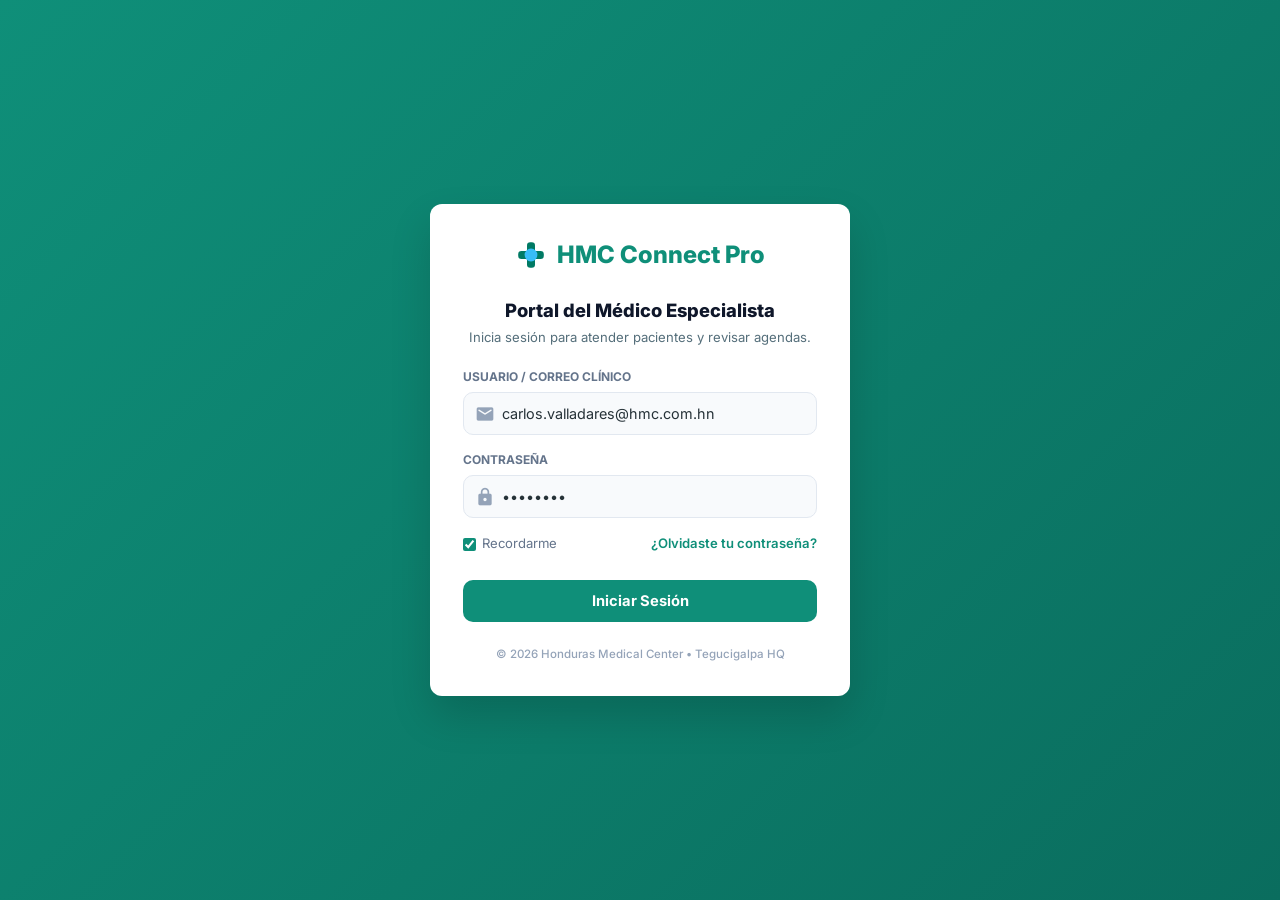
<file: physician_portal.html>
<!DOCTYPE html>
<html lang="es">
<head>
  <meta charset="UTF-8">
  <meta name="viewport" content="width=device-width, initial-scale=1.0">
  <title>HMC Connect Pro - Portal Médico</title>
  <link rel="stylesheet" href="styles/base.css">
  <link rel="stylesheet" href="styles/physician.css">
</head>
<body>
  <!-- 1. LOGIN SCREEN -->
  <div class="login-screen-wrapper" id="physician-login-view">
    <div class="login-card">
      <div class="login-logo">
        <svg viewBox="0 0 40 40" fill="none" xmlns="http://www.w3.org/2000/svg" style="width:32px; height:32px;">
          <rect x="15" y="4" width="10" height="32" rx="4" fill="#007A64" />
          <rect x="4" y="15" width="32" height="10" rx="4" fill="#007A64" />
          <circle cx="20" cy="20" r="8" fill="#38BDF8" />
        </svg>
        HMC Connect Pro
      </div>
      
      <div style="margin-bottom:20px;">
        <h2 style="font-size:1.15rem; font-weight:800; color:#0F172A; margin-bottom:4px;">Portal del Médico Especialista</h2>
        <p style="color:var(--text-muted); font-size:0.82rem; margin:0;">Inicia sesión para atender pacientes y revisar agendas.</p>
      </div>

      <div class="login-form">
        <div class="login-input-group">
          <label>Usuario / Correo Clínico</label>
          <div class="login-input-wrapper">
            <input type="email" id="physician-login-email" value="carlos.valladares@hmc.com.hn">
            <span class="material-symbols-rounded icon">mail</span>
          </div>
        </div>

        <div class="login-input-group">
          <label>Contraseña</label>
          <div class="login-input-wrapper">
            <input type="password" id="physician-login-pass" value="••••••••">
            <span class="material-symbols-rounded icon">lock</span>
          </div>
        </div>

        <div class="login-action-row">
          <label style="display:flex; align-items:center; gap:6px; cursor:pointer;">
            <input type="checkbox" checked style="accent-color:var(--primary);"> Recordarme
          </label>
          <a href="#" onclick="showToast('🔑 Recuperación de contraseña enviada al correo registrado.', 'success'); return false;" style="color:var(--primary); font-weight:600;">¿Olvidaste tu contraseña?</a>
        </div>

        <button class="login-btn" onclick="loginPhysician()">Iniciar Sesión</button>
      </div>

      <div class="login-footer">
        © 2026 Honduras Medical Center &bull; Tegucigalpa HQ
      </div>
    </div>
  </div>

  <div class="portal-container fade-in hidden" id="physician-main-container">
    <!-- Sidebar Navigation -->
    <aside class="portal-sidebar">
      <div class="portal-brand">
        <svg class="portal-brand-svg" viewBox="0 0 40 40" fill="none" xmlns="http://www.w3.org/2000/svg">
          <rect x="15" y="4" width="10" height="32" rx="4" fill="#007A64" />
          <rect x="4" y="15" width="32" height="10" rx="4" fill="#007A64" />
          <circle cx="20" cy="20" r="8" fill="#38BDF8" />
        </svg>
        HMC Connect Pro
      </div>

      <div class="portal-user-profile">
        <img src="assets/doctor_male_profile.png" alt="Dr. Carlos Valladares" class="portal-user-avatar" onerror="this.src='assets/doctor_male_profile.png'">
        <div class="portal-user-meta">
          <h4>Dr. C. Valladares</h4>
          <span>Cardiólogo Clínico</span>
        </div>
      </div>

      <nav class="portal-nav-list">
        <button class="portal-nav-item active" data-tab="dashboard">
          <span class="material-symbols-rounded">dashboard</span>
          Inicio y Agenda
        </button>
        <button class="portal-nav-item" data-tab="consult">
          <span class="material-symbols-rounded">edit_note</span>
          Consulta EMR
        </button>
        <button class="portal-nav-item" data-tab="messages">
          <span class="material-symbols-rounded">chat</span>
          Mensajes Pacientes
        </button>
        <button class="portal-nav-item" style="margin-top: auto; color: var(--danger-red);" onclick="logoutPhysician()">
          <span class="material-symbols-rounded">logout</span>
          Cerrar Sesión
        </button>
      </nav>
    </aside>

    <!-- Main Content Panel -->
    <main class="portal-content">
      <!-- 1. DASHBOARD & QUEUE VIEW -->
      <div id="portal-view-dashboard">
        <div class="portal-top-bar">
          <div>
            <h1 class="portal-page-title">Panel de Control Médico</h1>
            <p style="color:var(--text-muted); font-size:0.9rem; font-weight: 500;">Honduras Medical Center &bull; Tegucigalpa</p>
          </div>
          <div style="font-weight:700; color:var(--primary-blue);">24 de Julio, 2026</div>
        </div>

        <!-- Metrics widgets -->
        <div class="portal-metrics-row slide-up">
          <div class="portal-metric-card">
            <h5>Pacientes Hoy</h5>
            <div class="portal-metric-val">12</div>
          </div>
          <div class="portal-metric-card">
            <h5>En Cola</h5>
            <div class="portal-metric-val" style="color: var(--warning-orange)">3</div>
          </div>
          <div class="portal-metric-card">
            <h5>Completados</h5>
            <div class="portal-metric-val" style="color: var(--success-green)">1</div>
          </div>
          <div class="portal-metric-card">
            <h5>Tiempo Promedio</h5>
            <div class="portal-metric-val">22 min</div>
          </div>
        </div>

        <div class="portal-dashboard-grid slide-up" style="animation-delay: 0.1s;">
          <!-- Patient Queue Panel -->
          <div class="portal-panel-card">
            <div class="portal-panel-header">
              <h3 class="portal-panel-title">Fila de Espera de Consulta</h3>
              <span style="font-size:0.8rem; font-weight:700; color:var(--text-muted);">Triage Automatizado</span>
            </div>
            
            <table class="queue-table">
              <thead>
                <tr>
                  <th>Paciente</th>
                  <th>Edad</th>
                  <th>Motivo de Visita</th>
                  <th>Hora</th>
                  <th>Estado</th>
                  <th>Acción</th>
                </tr>
              </thead>
              <tbody id="queue-table-body">
                <!-- Populated dynamically -->
              </tbody>
            </table>
          </div>

          <!-- Doctor Agenda list -->
          <div class="portal-panel-card">
            <h3 class="portal-panel-title" style="margin-bottom: var(--space-md);">Mi Agenda Hoy</h3>
            <div class="agenda-list">
              <div class="agenda-item">
                <span class="agenda-time">09:30 AM</span>
                <div class="agenda-details">
                  <div class="agenda-patient">Andrés Mendoza Salgado</div>
                  <div class="agenda-type">Chequeo Control - Presencial</div>
                </div>
              </div>
              <div class="agenda-item">
                <span class="agenda-time">10:15 AM</span>
                <div class="agenda-details">
                  <div class="agenda-patient">Carmen Elena Zelaya</div>
                  <div class="agenda-type">Primera Cita - Presencial</div>
                </div>
              </div>
              <div class="agenda-item">
                <span class="agenda-time">11:00 AM</span>
                <div class="agenda-details">
                  <div class="agenda-patient">Manuel de Jesús Cruz</div>
                  <div class="agenda-type">Seguimiento Pos-Angioplastia</div>
                </div>
              </div>
            </div>
          </div>
        </div>
      </div>

      <!-- 2. CLINICAL CONSULTATION / EMR VIEW -->
      <div id="portal-view-consult" class="hidden">
        <div class="portal-top-bar">
          <div>
            <h1 class="portal-page-title">Consola de Consulta Digital</h1>
            <p style="color:var(--text-muted); font-size:0.9rem; font-weight: 500;">Expediente Clínico Electrónico (EMR) Conectado</p>
          </div>
          <button class="start-consult-btn ripple-btn" id="emr-finish-consult" style="background-color: var(--success-green); border-radius: 8px;">
            <span class="material-symbols-rounded">check</span> Guardar Consulta
          </button>
        </div>

        <!-- Active Patient Banner Header -->
        <div class="emr-patient-header slide-up">
          <div class="emr-patient-info">
            <div class="patient-initials" style="width:46px; height:46px; font-size:1.1rem;">AM</div>
            <div>
              <h2 style="font-size:1.25rem; font-weight:800;" id="emr-patient-name">Andrés Mendoza Salgado</h2>
              <span style="font-size:0.85rem; color:var(--text-muted);" id="emr-patient-meta">Código: HMC-98231-AM | Edad: 34 años | Sangre: O+</span>
            </div>
          </div>
          
          <div class="emr-alert-badge">
            <span class="material-symbols-rounded">warning</span>
            <strong>ALERGIA: PENICILINA</strong>
          </div>
        </div>

        <!-- EMR Patient Clinical Summary Card -->
        <div class="emr-patient-summary-card slide-up" id="emr-patient-summary-card" style="animation-delay: 0.05s;">
          <!-- Populated dynamically via JS -->
        </div>

        <!-- Two Column Consultation Area -->
        <div class="emr-consult-layout slide-up" style="animation-delay: 0.1s;">
          <!-- Left Column: Patient Records Review -->
          <div class="portal-panel-card">
            <div class="emr-tabs-bar">
              <button class="emr-tab-btn active" data-view="history">Receta y Notas</button>
              <button class="emr-tab-btn" data-view="vitals">Gráfico de Presión</button>
              <button class="emr-tab-btn" data-view="labs">Laboratorio e Imágenes</button>
              <button class="emr-tab-btn" data-view="daily-reports">Auto-Monitoreo Diario</button>
            </div>

            <!-- EMR Subview: Clinical Notes input -->
            <div id="emr-view-history" class="emr-sub-view">
              <h4 style="font-size:0.95rem; font-weight:700; margin-bottom:8px;">Evolución Clínica y Diagnóstico</h4>
              <textarea class="emr-notes-textarea" id="emr-notes-input" placeholder="Comienza a escribir la nota médica..."></textarea>
            </div>

            <!-- EMR Subview: Vitals Trends -->
            <div id="emr-view-vitals" class="emr-sub-view hidden">
              <h4 style="font-size:0.95rem; font-weight:700; margin-bottom:8px;">Curva Histórica Presión Arterial</h4>
              <div class="emr-chart-viewport">
                <svg class="emr-chart-svg" id="emr-bp-svg"></svg>
              </div>
            </div>

            <!-- EMR Subview: Lab/Imaging Results lists -->
            <div id="emr-view-labs" class="emr-sub-view hidden">
              <div id="emr-patient-lab-list">
                <!-- populated dynamically -->
              </div>
            </div>

            <!-- EMR Subview: Patient Daily Reports -->
            <div id="emr-view-daily-reports" class="emr-sub-view hidden">
              <div style="display:flex; justify-content:space-between; align-items:center; margin-bottom:12px;">
                <h4 style="font-size:0.95rem; font-weight:700; margin:0;">Registro de Monitoreo Diario</h4>
                <span style="font-size:0.75rem; background-color:var(--primary-light); color:var(--primary); border:1px solid rgba(15,143,121,0.2); padding:4px 8px; border-radius:6px; font-weight:700;">
                  ⚠️ Reportado por el Paciente
                </span>
              </div>
              <p style="font-size:0.8rem; color:var(--text-muted); margin-bottom:16px;">
                Datos diarios recopilados por el paciente desde su aplicación móvil. Esta información es complementaria y está separada del expediente clínico oficial.
              </p>
              <div id="emr-patient-reports-list" style="display:flex; flex-direction:column; gap:12px; max-height: 380px; overflow-y: auto; padding-right: 4px;">
                <!-- populated dynamically via js/physician.js -->
              </div>
            </div>
          </div>

          <!-- Right Column: Consultation actions (Prescription & Telehealth) -->
          <div class="portal-panel-card" style="display:flex; flex-direction:column; justify-content:space-between; min-height:480px;">
            <!-- Telemedicine Video Window -->
            <div>
              <h3 class="portal-panel-title" style="margin-bottom: 8px;">Videoconsulta HMC</h3>
              <div class="emr-telehealth-video">
                <video class="emr-video-feed" id="emr-video-feed-element" autoplay playsinline muted></video>
                <div class="emr-video-label">Cámara de Paciente</div>
              </div>
              <div class="emr-telehealth-controls">
                <button class="emr-telehealth-btn" id="emr-video-btn-mic" title="Silenciar Micrófono">
                  <span class="material-symbols-rounded">mic</span>
                </button>
                <button class="emr-telehealth-btn" id="emr-video-btn-cam" title="Apagar Cámara">
                  <span class="material-symbols-rounded">videocam</span>
                </button>
                <button class="emr-telehealth-btn" id="emr-video-btn-share" title="Compartir Pantalla">
                  <span class="material-symbols-rounded">screen_share</span>
                </button>
                <button class="emr-telehealth-btn active" id="emr-video-btn-end" title="Finalizar Videoconsulta">
                  <span class="material-symbols-rounded">call_end</span>
                </button>
              </div>
            </div>

            <!-- E-Prescription Form -->
            <div>
              <h3 class="portal-panel-title">Prescribir Medicamento</h3>
              <div class="emr-prescription-builder">
                <div class="rx-form-row">
                  <input type="text" id="rx-input-med" class="rx-form-input" placeholder="Medicamento (e.g. Losartán 50mg)">
                  <input type="text" id="rx-input-dose" class="rx-form-input" placeholder="Dosis (e.g. 1 diaria)">
                  <input type="text" id="rx-input-instr" class="rx-form-input" placeholder="Indicación (e.g. Por 90 días)">
                </div>
                <button class="rx-form-btn ripple-btn" id="rx-add-btn" style="border-radius: 8px;">Añadir al Borrador</button>
              </div>

              <!-- Prescribed items listing -->
              <div style="margin-top:12px;">
                <h4 style="font-size:0.85rem; font-weight:700; color:var(--text-muted); margin-bottom:4px;">Receta Borrador:</h4>
                <div class="rx-added-list" id="rx-draft-list">
                  <!-- items added dynamically -->
                </div>
              </div>
            </div>

            <button class="onboarding-btn ripple-btn" id="emr-submit-prescription" style="margin-top: 16px; border-radius: 8px; width: 100%;">
              Firma Digital y Enviar Receta
            </button>
            
            <!-- Container for active signed prescription and Send to Pharmacy action -->
            <div id="active-prescription-container" class="hidden" style="margin-top: 16px; border-top: 2px dashed #E2E8F0; padding-top: 16px; text-align: left;">
              <!-- Filled dynamically via JS -->
            </div>
          </div>
        </div>
      </div>

      <!-- 3. PATIENT MESSAGES VIEW -->
      <div id="portal-view-messages" class="hidden" style="height: calc(100vh - 40px); display: flex; margin: -20px; font-family: var(--font-roboto);">
        
        <!-- Left Panel: Conversations List -->
        <div style="width: 320px; background-color: #FFFFFF; border-right: 1px solid #E2E8F0; display: flex; flex-direction: column; height: 100%;">
          <div style="padding: 20px; border-bottom: 1px solid #E2E8F0; text-align: left;">
            <h2 style="font-size: 1.25rem; font-weight: 800; color: #0F172A; margin: 0 0 6px 0;">Mensajes</h2>
            <p style="font-size: 0.8rem; color: var(--text-muted); margin: 0;">Seguimiento clínico de pacientes crónicos</p>
          </div>
          <div id="doctor-chats-list" style="flex: 1; overflow-y: auto; padding: 12px; display: flex; flex-direction: column; gap: 8px;">
            <!-- Filled dynamically -->
          </div>
        </div>

        <!-- Middle Panel: Chat Workspace -->
        <div style="flex: 1; background-color: #F8FAFC; display: flex; flex-direction: column; height: 100%; border-right: 1px solid #E2E8F0;">
          <!-- Active Patient Chat Header -->
          <div style="background-color: #FFFFFF; border-bottom: 1px solid #E2E8F0; padding: 16px 20px; display: flex; align-items: center; justify-content: space-between;">
            <div style="display: flex; align-items: center; gap: 12px; text-align: left;">
              <img id="doctor-active-patient-avatar" src="assets/patient_avatar.png" style="width: 42px; height: 42px; border-radius: 50%; border: 1px solid #E2E8F0; object-fit: cover;">
              <div>
                <h3 id="doctor-active-patient-name" style="font-size: 1.05rem; font-weight: 800; color: #0F172A; margin: 0 0 2px 0;">Andrés Mendoza Salgado</h3>
                <span style="font-size: 0.72rem; background-color: #E6F6F4; color: #007A64; padding: 2px 6px; border-radius: 4px; font-weight: 700;">Caso en seguimiento</span>
              </div>
            </div>
            
            <button class="ripple-btn" style="border: 1px solid var(--primary); background-color: #FFFFFF; color: var(--primary); font-size: 0.8rem; font-weight: 700; border-radius: 8px; padding: 8px 16px; cursor: pointer; display: flex; align-items: center; gap: 6px;" onclick="doctorOpenPatientEMR()">
              <span class="material-symbols-rounded" style="font-size: 1.1rem;">folder_open</span>
              Abrir Expediente
            </button>
          </div>

          <!-- Security Banner -->
          <div style="background-color: #F0FDF4; border-bottom: 1px solid #DCFCE7; padding: 6px 12px; font-size: 0.75rem; color: #15803D; font-weight: 600; display: flex; align-items: center; justify-content: center; gap: 6px;">
            <span class="material-symbols-rounded" style="font-size: 0.95rem; color: #16A34A;">shield</span>
            <span>🔒 Comunicación médica cifrada y segura. Mensajes protegidos.</span>
          </div>

          <!-- Messages stream -->
          <div id="doctor-messages-stream" style="flex: 1; overflow-y: auto; padding: 20px; display: flex; flex-direction: column; gap: 12px;">
            <!-- Filled dynamically -->
          </div>

          <!-- Chat Input -->
          <div style="background-color: #FFFFFF; border-top: 1px solid #E2E8F0; padding: 16px; display: flex; flex-direction: column; gap: 10px;">
            <div style="display: flex; align-items: center; gap: 12px;">
              <input type="text" id="doctor-message-input" placeholder="Escribe una respuesta clínica..." style="flex: 1; border: 1px solid #E2E8F0; border-radius: 10px; padding: 12px 16px; font-size: 0.88rem; outline: none; font-family: inherit;">
              <button style="border: none; background-color: var(--primary); color: #FFFFFF; font-weight: 700; font-size: 0.88rem; border-radius: 10px; padding: 12px 24px; cursor: pointer; display: flex; align-items: center; gap: 6px;" onclick="doctorSendChatMessage()">
                <span>Enviar</span>
                <span class="material-symbols-rounded" style="font-size: 1rem; transform: rotate(-30deg);">send</span>
              </button>
            </div>
            
            <div style="display: flex; gap: 16px; align-items: center; padding-top: 4px;">
              <button style="border: none; background: none; color: #64748B; font-size: 0.75rem; font-weight: 700; display: flex; align-items: center; gap: 4px; cursor: pointer;" onclick="doctorSimulateAttach('doc')">
                <span class="material-symbols-rounded" style="font-size: 1.1rem; color: var(--primary);">picture_as_pdf</span>
                Adjuntar Documento
              </button>
              <button style="border: none; background: none; color: #64748B; font-size: 0.75rem; font-weight: 700; display: flex; align-items: center; gap: 4px; cursor: pointer;" onclick="doctorSimulateAttach('img')">
                <span class="material-symbols-rounded" style="font-size: 1.1rem; color: var(--primary);">image</span>
                Adjuntar Imagen
              </button>
            </div>
          </div>
        </div>

        <!-- Right Panel: Clinical Context Card -->
        <div style="width: 300px; background-color: #FFFFFF; display: flex; flex-direction: column; height: 100%; text-align: left; padding: 20px; overflow-y: auto;">
          <h3 style="font-size: 0.85rem; font-weight: 800; color: #0F172A; text-transform: uppercase; margin: 0 0 16px 0; border-bottom: 2px solid #E6F6F4; padding-bottom: 6px;">Contexto del Paciente</h3>
          
          <div style="display: flex; flex-direction: column; gap: 16px;">
            <!-- Patient Demographics -->
            <div>
              <div style="font-size: 0.7rem; font-weight: 700; color: #94A3B8; text-transform: uppercase; margin-bottom: 4px;">Paciente</div>
              <div id="doctor-context-patient-name" style="font-size: 0.95rem; font-weight: 800; color: #1E293B;">Andrés Mendoza Salgado</div>
              <div id="doctor-context-patient-age" style="font-size: 0.8rem; color: #64748B; margin-top: 2px;">34 años / Masculino</div>
            </div>

            <!-- Diagnosis -->
            <div>
              <div style="font-size: 0.7rem; font-weight: 700; color: #94A3B8; text-transform: uppercase; margin-bottom: 4px;">Diagnóstico Activo</div>
              <span id="doctor-context-patient-diag" style="font-size: 0.78rem; background-color: #FFF8E1; color: #B45309; padding: 4px 8px; border-radius: 6px; font-weight: 700; display: inline-block;">Hipertensión Arterial Esencial</span>
            </div>

            <!-- Last Consult Date -->
            <div>
              <div style="font-size: 0.7rem; font-weight: 700; color: #94A3B8; text-transform: uppercase; margin-bottom: 4px;">Última Consulta</div>
              <div id="doctor-context-patient-last-consult" style="font-size: 0.82rem; font-weight: 700; color: #1E293B;">28 de Julio, 2026</div>
            </div>

            <!-- Latest Monitoring Report -->
            <div style="border-top: 1px solid #F1F5F9; padding-top: 16px; margin-top: 4px;">
              <div style="display: flex; justify-content: space-between; align-items: center; margin-bottom: 10px;">
                <div style="font-size: 0.7rem; font-weight: 700; color: #94A3B8; text-transform: uppercase;">Monitoreo Diario Reciente</div>
                <span id="doctor-context-patient-report-status" style="font-size: 0.65rem; background-color: #D1FAE5; color: #065F46; padding: 2px 6px; border-radius: 4px; font-weight: 700;">Normal</span>
              </div>

              <div style="display: flex; flex-direction: column; gap: 8px;" id="doctor-context-report-container">
                <!-- Signos vitales populating dynamically -->
              </div>
            </div>
          </div>
        </div>
      </div>
    </main>
  </div>

  <!-- Toast Container for modern notifications -->
  <div id="toast-container" style="position: fixed; bottom: 24px; right: 24px; z-index: 10000; display: flex; flex-direction: column; gap: 8px;"></div>

  <script src="js/mockData.js"></script>
  <script src="js/physician.js"></script>
</body>
</html>
</file>
<file: styles/base.css>
@import url('https://fonts.googleapis.com/css2?family=Inter:wght@300;400;500;600;700;800&family=Roboto+Flex:opsz,wght@8..144,100..1000&family=Material+Symbols+Rounded:opsz,wght,FILL,GRAD@20..48,100..700,0..1,-50..200&display=swap');

:root {
  /* HMC Connect Premium Color Palette (Unified HMC Green Design System) */
  --primary: #0F8F79;        /* Verde HMC */
  --primary-dark: #0A6D5E;   /* Verde Oscuro HMC */
  --primary-light: #E8F7F3;  /* Verde Claro HMC */

  --primary-blue: var(--primary);
  --secondary-blue: var(--primary-dark);
  --light-blue: var(--primary-light);

  --success-green: #2E7D32;
  --warning-orange: #F9A825;
  --danger-red: #D32F2F;
  --bg-gray: #F8FAFC;
  --card-bg: #FFFFFF;
  --text-dark: #263238;
  --text-muted: #546E7A;
  --border-color: #E2E8F0;
  
  /* Alert/Status Subtle Tints */
  --success-light: #E8F5E9;
  --warning-light: #FFF8E1;
  --danger-light: #FFEBEE;
  
  /* Elevating Shadows */
  --shadow-sm: 0 2px 4px rgba(38, 50, 56, 0.04);
  --shadow-md: 0 8px 16px rgba(38, 50, 56, 0.06), 0 2px 4px rgba(38, 50, 56, 0.04);
  --shadow-lg: 0 16px 24px rgba(38, 50, 56, 0.08), 0 4px 8px rgba(38, 50, 56, 0.04);
  --shadow-premium: 0 20px 40px rgba(25, 118, 210, 0.08), 0 1px 3px rgba(0,0,0,0.02);
  
  /* Design System Spacing (8px Grid) */
  --space-xs: 4px;
  --space-sm: 8px;
  --space-md: 16px;
  --space-lg: 24px;
  --space-xl: 32px;
  --space-xxl: 48px;
  
  /* Borders & Radius */
  --radius-sm: 8px;
  --radius-md: 16px;
  --radius-lg: 24px;
  --radius-xl: 32px;
  
  /* Font Families */
  --font-inter: 'Inter', -apple-system, BlinkMacSystemFont, sans-serif;
  --font-roboto: 'Roboto Flex', sans-serif;
  
  /* Grid settings */
  --max-width: 1440px;
}

/* Base Styles & Resets */
*, *::before, *::after {
  box-sizing: border-box;
  margin: 0;
  padding: 0;
}

body {
  font-family: var(--font-inter);
  background-color: var(--bg-gray);
  color: var(--text-dark);
  -webkit-font-smoothing: antialiased;
  -moz-osx-font-smoothing: grayscale;
  line-height: 1.5;
  overflow-x: hidden;
}

button, input, select, textarea {
  font-family: inherit;
  font-size: inherit;
  border: none;
  outline: none;
}

button {
  cursor: pointer;
  background: none;
  transition: all 0.25s cubic-bezier(0.4, 0, 0.2, 1);
}

a {
  text-decoration: none;
  color: inherit;
}

/* Glassmorphism Utilities */
.glass {
  background: rgba(255, 255, 255, 0.7);
  backdrop-filter: blur(16px) saturate(120%);
  -webkit-backdrop-filter: blur(16px) saturate(120%);
  border: 1px solid rgba(255, 255, 255, 0.4);
}

.glass-dark {
  background: rgba(38, 50, 56, 0.8);
  backdrop-filter: blur(20px);
  -webkit-backdrop-filter: blur(20px);
  border: 1px solid rgba(255, 255, 255, 0.1);
}

/* Skeleton Loading Animation */
.skeleton {
  background: linear-gradient(90deg, #F1F5F9 25%, #E2E8F0 50%, #F1F5F9 75%);
  background-size: 200% 100%;
  animation: skeleton-loading 1.5s infinite;
  border-radius: var(--radius-sm);
}

@keyframes skeleton-loading {
  0% { background-position: 200% 0; }
  100% { background-position: -200% 0; }
}

/* Heartbeat / Vitals Animation */
@keyframes heartbeat {
  0% { transform: scale(1); }
  14% { transform: scale(1.12); }
  28% { transform: scale(1); }
  42% { transform: scale(1.12); }
  70% { transform: scale(1); }
}

.pulse-icon {
  animation: heartbeat 1.8s infinite ease-in-out;
}

/* Page / Panel Transitions */
.fade-in {
  animation: fadeIn 0.4s cubic-bezier(0.4, 0, 0.2, 1) forwards;
}

.slide-up {
  animation: slideUp 0.5s cubic-bezier(0.16, 1, 0.3, 1) forwards;
}

.slide-in-right {
  animation: slideInRight 0.4s cubic-bezier(0.16, 1, 0.3, 1) forwards;
}

@keyframes fadeIn {
  from { opacity: 0; }
  to { opacity: 1; }
}

@keyframes slideUp {
  from { opacity: 0; transform: translateY(20px); }
  to { opacity: 1; transform: translateY(0); }
}

@keyframes slideInRight {
  from { opacity: 0; transform: translateX(30px); }
  to { opacity: 1; transform: translateX(0); }
}

/* Ripple Animation Utility */
.ripple-btn {
  position: relative;
  overflow: hidden;
}

.ripple-btn::after {
  content: "";
  position: absolute;
  top: 50%;
  left: 50%;
  width: 0;
  height: 0;
  background: rgba(255, 255, 255, 0.3);
  border-radius: 50%;
  transform: translate(-50%, -50%);
  opacity: 0;
  transition: width 0.6s, height 0.6s, opacity 0.6s;
}

.ripple-btn:active::after {
  width: 300px;
  height: 300px;
  opacity: 1;
  transition: 0s;
}

/* Standard Spacing Classes */
.mb-xs { margin-bottom: var(--space-xs); }
.mb-sm { margin-bottom: var(--space-sm); }
.mb-md { margin-bottom: var(--space-md); }
.mb-lg { margin-bottom: var(--space-lg); }
.mb-xl { margin-bottom: var(--space-xl); }

.mt-sm { margin-top: var(--space-sm); }
.mt-md { margin-top: var(--space-md); }
.mt-lg { margin-top: var(--space-lg); }

.p-md { padding: var(--space-md); }
.p-lg { padding: var(--space-lg); }

/* Custom Scrollbar for Premium Feel */
::-webkit-scrollbar {
  width: 6px;
  height: 6px;
}
::-webkit-scrollbar-track {
  background: transparent;
}
::-webkit-scrollbar-thumb {
  background: #CBD5E1;
  border-radius: 4px;
}
::-webkit-scrollbar-thumb:hover {
  background: #94A3B8;
}

/* Material Symbols Adjustments */
.material-symbols-rounded {
  font-variation-settings: 'FILL' 1, 'wght' 400, 'GRAD' 0, 'opsz' 24;
  vertical-align: middle;
}
.material-symbols-rounded.outlined {
  font-variation-settings: 'FILL' 0, 'wght' 400, 'GRAD' 0, 'opsz' 24;
}

/* Global display utility class */
.hidden {
  display: none !important;
}

/* Global Presentation Mode adjustments for 1920x1080 Viewports */
@media (min-width: 1200px) {
  :root {
    --space-xs: 3px;
    --space-sm: 6px;
    --space-md: 12px;
    --space-lg: 16px;
    --space-xl: 20px;
    --space-xxl: 28px;
    --radius-md: 10px;
    --radius-lg: 12px;
  }

  body {
    font-size: 0.92rem; /* slightly scale down text */
  }

  /* Compact queue-table styles globally */
  .queue-table th {
    padding: 8px 12px !important;
  }
  .queue-table td {
    padding: 8px 12px !important;
  }
}

/* Premium Login Screen Styles */
.login-screen-wrapper {
  min-height: 100vh;
  display: flex;
  align-items: center;
  justify-content: center;
  background: linear-gradient(135deg, #0F8F79 0%, #0A6D5E 100%);
  font-family: var(--font-inter);
  padding: 20px;
  box-sizing: border-box;
}

.login-card {
  background-color: #FFFFFF;
  border-radius: var(--radius-lg);
  box-shadow: 0 20px 40px rgba(0,0,0,0.15);
  width: 100%;
  max-width: 420px;
  padding: 32px;
  text-align: center;
  border: 1px solid rgba(255, 255, 255, 0.1);
  box-sizing: border-box;
}

.login-logo {
  display: flex;
  align-items: center;
  justify-content: center;
  gap: 10px;
  font-size: 1.5rem;
  font-weight: 800;
  color: var(--primary);
  margin-bottom: 24px;
}

.login-form {
  display: flex;
  flex-direction: column;
  gap: 16px;
  text-align: left;
}

.login-input-group {
  display: flex;
  flex-direction: column;
  gap: 6px;
}

.login-input-group label {
  font-size: 0.75rem;
  font-weight: 700;
  color: #64748B;
  text-transform: uppercase;
}

.login-input-wrapper {
  position: relative;
}

.login-input-wrapper input {
  width: 100%;
  border: 1px solid #E2E8F0;
  border-radius: 10px;
  padding: 12px 12px 12px 38px;
  font-size: 0.9rem;
  outline: none;
  background-color: #F8FAFC;
  box-sizing: border-box;
  transition: all 0.2s ease;
  color: var(--text-dark);
}

.login-input-wrapper input:focus {
  border-color: var(--primary);
  background-color: #FFFFFF;
  box-shadow: 0 0 0 3px rgba(15, 143, 121, 0.15);
}

.login-input-wrapper span.icon {
  position: absolute;
  left: 12px;
  top: 50%;
  transform: translateY(-50%);
  font-size: 1.25rem;
  color: #94A3B8;
}

.login-action-row {
  display: flex;
  justify-content: space-between;
  align-items: center;
  font-size: 0.82rem;
  color: #64748B;
}

.login-btn {
  background-color: var(--primary);
  color: #FFFFFF;
  font-weight: 700;
  font-size: 0.92rem;
  padding: 12px;
  border-radius: 10px;
  text-align: center;
  width: 100%;
  margin-top: 10px;
  border: none;
  cursor: pointer;
  transition: background-color 0.2s;
}

.login-btn:hover {
  background-color: var(--primary-dark);
}

.login-footer {
  font-size: 0.72rem;
  color: #94A3B8;
  margin-top: 24px;
  font-weight: 500;
}

/* Secure Chat & Messaging Styles */
.chat-bubble {
  max-width: 75%;
  padding: 10px 14px;
  border-radius: 16px;
  font-size: 0.85rem;
  line-height: 1.45;
  margin-bottom: 2px;
  word-wrap: break-word;
  position: relative;
  display: flex;
  flex-direction: column;
  gap: 4px;
}

.chat-bubble.doctor {
  align-self: flex-start;
  background-color: #E2E8F0;
  color: #1E293B;
  border-bottom-left-radius: 4px;
  text-align: left;
}

.chat-bubble.patient {
  align-self: flex-end;
  background-color: var(--primary);
  color: #FFFFFF;
  border-bottom-right-radius: 4px;
  text-align: left;
}

.chat-bubble.system {
  align-self: center;
  max-width: 90%;
  background-color: #FEF3C7;
  color: #B45309;
  border-radius: 8px;
  font-size: 0.75rem;
  font-weight: 700;
  padding: 6px 12px;
  text-align: center;
  border: 1px solid #FDE68A;
}

.chat-time {
  font-size: 0.65rem;
  opacity: 0.7;
  align-self: flex-end;
  margin-top: 2px;
}

.chat-bubble.patient .chat-time {
  color: #E6F6F4;
}

.chat-bubble.doctor .chat-time {
  color: #64748B;
}

.chat-attach-badge {
  display: flex;
  align-items: center;
  gap: 8px;
  background: rgba(0,0,0,0.05);
  padding: 8px 12px;
  border-radius: 8px;
  margin-top: 4px;
  font-weight: 700;
  font-size: 0.78rem;
  border: 1px solid rgba(0,0,0,0.08);
}

.chat-bubble.patient .chat-attach-badge {
  background: rgba(255,255,255,0.18);
  color: #FFFFFF;
}

.chat-date-separator {
  align-self: center;
  font-size: 0.7rem;
  font-weight: 700;
  color: #94A3B8;
  text-transform: uppercase;
  margin: 12px 0 4px 0;
  background-color: #FFFFFF;
  padding: 4px 10px;
  border-radius: 20px;
  border: 1px solid #E2E8F0;
}
</file>
<file: styles/hub.css>
/* Refined HMC Connect Launchpad / Hub CSS - Iteration 2 */

body {
  font-family: var(--font-inter);
  background-color: var(--bg-gray);
  color: var(--text-dark);
}

.hub-container {
  max-width: var(--max-width);
  margin: 0 auto;
  padding: var(--space-lg) var(--space-md);
}

/* Premium Brand Logo */
.hmc-logo-svg {
  height: 38px;
  vertical-align: middle;
}

.hmc-brand-logo {
  display: flex;
  align-items: center;
  gap: 12px;
  font-weight: 800;
  font-size: 1.8rem;
  letter-spacing: -0.8px;
  color: var(--primary-blue);
}

/* Header & Navigation Bar */
.hub-nav-bar {
  display: flex;
  justify-content: space-between;
  align-items: center;
  padding: 16px 0;
  margin-bottom: var(--space-xl);
  border-bottom: 1px solid var(--border-color);
}

.hub-nav-links {
  display: flex;
  gap: var(--space-md);
  font-size: 0.95rem;
  font-weight: 600;
  color: var(--text-muted);
}

.hub-nav-links a:hover {
  color: var(--primary-blue);
}

/* Refined Hero Banner Section */
.hero-section {
  display: grid;
  grid-template-columns: 1.2fr 1fr;
  gap: var(--space-xl);
  align-items: center;
  background-color: #FFFFFF;
  border-radius: var(--radius-lg);
  overflow: hidden;
  box-shadow: var(--shadow-lg);
  margin-bottom: var(--space-xxl);
  border: 1px solid var(--border-color);
}

@media (max-width: 900px) {
  .hero-section {
    grid-template-columns: 1fr;
  }
}

.hero-content {
  padding: var(--space-xxl) var(--space-xl);
  display: flex;
  flex-direction: column;
  justify-content: center;
}

.hero-tag {
  display: inline-block;
  background-color: var(--light-blue);
  color: var(--primary-blue);
  font-weight: 700;
  font-size: 0.82rem;
  text-transform: uppercase;
  letter-spacing: 1px;
  padding: 6px 14px;
  border-radius: 20px;
  align-self: flex-start;
  margin-bottom: var(--space-md);
}

.hero-headline {
  font-size: 2.6rem;
  font-weight: 800;
  line-height: 1.2;
  letter-spacing: -1.5px;
  color: var(--text-dark);
  margin-bottom: var(--space-md);
}

.hero-description {
  font-size: 1.05rem;
  color: var(--text-muted);
  line-height: 1.6;
  margin-bottom: var(--space-lg);
}

.hero-image-wrapper {
  height: 480px;
  position: relative;
}

@media (max-width: 900px) {
  .hero-image-wrapper {
    height: 300px;
  }
}

.hero-image {
  width: 100%;
  height: 100%;
  object-fit: cover;
}

.hero-image-overlay {
  position: absolute;
  top: 0; left: 0; right: 0; bottom: 0;
  background: linear-gradient(90deg, #FFFFFF 0%, transparent 40%, transparent 100%);
}

@media (max-width: 900px) {
  .hero-image-overlay {
    background: linear-gradient(180deg, #FFFFFF 0%, transparent 40%);
  }
}

/* Ecosystem Intro Section */
.intro-section {
  text-align: center;
  margin-bottom: var(--space-xxl);
  max-width: 800px;
  margin-left: auto;
  margin-right: auto;
}

.section-title {
  font-size: 1.85rem;
  font-weight: 800;
  letter-spacing: -0.8px;
  color: var(--text-dark);
  margin-bottom: var(--space-sm);
}

.section-subtitle {
  font-size: 1rem;
  color: var(--text-muted);
  line-height: 1.6;
}

/* Platform Cards layout */
.cards-row-title {
  font-size: 1.4rem;
  font-weight: 800;
  letter-spacing: -0.5px;
  margin-bottom: var(--space-lg);
  color: var(--text-dark);
  text-align: center;
}

.hub-grid {
  display: grid;
  grid-template-columns: repeat(auto-fit, minmax(260px, 1fr));
  gap: var(--space-lg);
  margin-bottom: var(--space-xxl);
}

.hub-card {
  background: var(--card-bg);
  border-radius: var(--radius-md);
  padding: var(--space-lg);
  border: 1px solid var(--border-color);
  box-shadow: var(--shadow-sm);
  transition: all 0.3s cubic-bezier(0.4, 0, 0.2, 1);
  display: flex;
  flex-direction: column;
  justify-content: space-between;
}

.hub-card:hover {
  transform: translateY(-6px);
  box-shadow: var(--shadow-lg);
  border-color: var(--secondary-blue);
}

.hub-card-top {
  margin-bottom: var(--space-md);
}

.hub-card-icon {
  width: 44px;
  height: 44px;
  border-radius: 12px;
  background-color: var(--light-blue);
  color: var(--primary-blue);
  display: flex;
  align-items: center;
  justify-content: center;
  margin-bottom: var(--space-md);
}

.hub-card-icon span {
  font-size: 1.6rem;
}

.hub-card-title {
  font-size: 1.15rem;
  font-weight: 800;
  margin-bottom: 6px;
  color: var(--text-dark);
  letter-spacing: -0.3px;
}

.hub-card-desc {
  font-size: 0.88rem;
  color: var(--text-muted);
  line-height: 1.5;
}

.hub-card-link {
  display: flex;
  align-items: center;
  justify-content: space-between;
  padding: 10px var(--space-md);
  background-color: var(--primary-blue);
  color: #FFFFFF;
  border-radius: 8px;
  font-weight: 700;
  font-size: 0.88rem;
  transition: background 0.2s ease;
  margin-top: var(--space-md);
}

.hub-card-link:hover {
  background-color: var(--secondary-blue);
}

/* Ecosystem connectivity illustration area */
.connectivity-panel {
  background: linear-gradient(135deg, var(--light-blue) 0%, #FFFFFF 100%);
  border: 1px solid rgba(15,143,121,0.12);
  border-radius: var(--radius-lg);
  padding: var(--space-xl);
  margin-bottom: var(--space-xxl);
  box-shadow: var(--shadow-md);
}

.connectivity-grid {
  display: grid;
  grid-template-columns: 1fr 1fr 1fr;
  gap: var(--space-lg);
  margin-top: var(--space-lg);
}

@media (max-width: 768px) {
  .connectivity-grid {
    grid-template-columns: 1fr;
  }
}

.conn-item {
  background-color: #FFFFFF;
  border-radius: var(--radius-md);
  padding: var(--space-md);
  border: 1px solid var(--border-color);
  text-align: center;
}

.conn-item h4 {
  font-weight: 700;
  font-size: 1rem;
  margin-bottom: 6px;
  color: var(--primary-blue);
}

.conn-item p {
  font-size: 0.82rem;
  color: var(--text-muted);
  line-height: 1.4;
}

/* Design System styling moved low */
.ds-panel {
  background-color: #FFFFFF;
  border-radius: var(--radius-lg);
  padding: var(--space-xl);
  border: 1px solid var(--border-color);
  box-shadow: var(--shadow-sm);
  margin-top: var(--space-xxl);
}
</file>
<file: styles/admin.css>
/* HMC Connect - Standalone Administrative Dashboard CSS - Iteration 2 Refined */

.admin-container {
  display: flex;
  min-height: 100vh;
  background-color: var(--bg-gray);
  color: var(--text-dark);
}

/* Sidebar Navigation */
.admin-sidebar {
  width: 260px;
  background-color: #FFFFFF; /* Modern clean white admin sidebar */
  color: #334155;
  display: flex;
  flex-direction: column;
  padding: 24px 16px;
  flex-shrink: 0;
  border-right: 1px solid #E2E8F0;
  height: 100vh;
  position: sticky;
  top: 0;
  overflow-y: auto;
}

.admin-brand {
  display: flex;
  align-items: center;
  gap: 10px;
  font-size: 1.25rem;
  font-weight: 800;
  color: #007A64; /* Brand green text logo */
  margin-bottom: var(--space-xl);
  letter-spacing: -0.6px;
}

.admin-brand-svg {
  width: 28px;
  height: 28px;
}

.admin-nav-list {
  display: flex;
  flex-direction: column;
  gap: 6px;
  flex-grow: 1;
}

.admin-nav-item {
  display: flex;
  align-items: center;
  gap: var(--space-sm);
  padding: 10px 14px;
  border-radius: 10px;
  color: #64748B;
  font-weight: 600;
  font-size: 0.9rem;
  transition: all 0.2s ease;
  width: 100%;
  text-align: left;
  background: none;
  border: none;
}

.admin-nav-item:hover {
  background-color: #F8FAFC;
  color: #0F172A;
}

.admin-nav-item.active {
  background-color: #E6F4F1 !important;
  color: #007A64 !important;
  font-weight: 700;
}

.admin-nav-item.active span {
  color: #007A64 !important;
}

.admin-nav-item span {
  font-size: 1.35rem;
  color: #94A3B8;
  transition: color 0.2s ease;
}

.admin-nav-item:hover span {
  color: #64748B;
}

/* Sidebar Profile Card */
.sidebar-profile-card {
  display: flex;
  align-items: center;
  gap: 10px;
  padding: 12px;
  border-radius: 12px;
  background-color: #F8FAFC;
  border: 1px solid #E2E8F0;
  margin-bottom: 12px;
  cursor: pointer;
  transition: background-color 0.2s ease;
}

.sidebar-profile-card:hover {
  background-color: #F1F5F9;
}

.sidebar-profile-avatar {
  width: 36px;
  height: 36px;
  border-radius: 50%;
  object-fit: cover;
  border: 1px solid #E2E8F0;
}

.sidebar-profile-info {
  display: flex;
  flex-direction: column;
  flex-grow: 1;
}

.sidebar-profile-name {
  font-size: 0.82rem;
  font-weight: 700;
  color: #1E293B;
}

.sidebar-profile-role {
  font-size: 0.72rem;
  color: #64748B;
  font-weight: 500;
}

/* Content Area */
.admin-content {
  flex-grow: 1;
  padding: var(--space-xl);
  overflow-y: auto;
  max-width: calc(100% - 260px);
}

/* KPI Tickers */
.kpi-row {
  display: grid;
  grid-template-columns: repeat(5, 1fr);
  gap: var(--space-md);
  margin-bottom: var(--space-xl);
}

@media (max-width: 1200px) {
  .kpi-row {
    grid-template-columns: repeat(3, 1fr);
  }
}
@media (max-width: 768px) {
  .kpi-row {
    grid-template-columns: repeat(2, 1fr);
  }
}

.kpi-card {
  background-color: #FFFFFF;
  border-radius: var(--radius-md);
  padding: var(--space-md) var(--space-lg);
  border: none;
  box-shadow: 0 4px 12px rgba(38, 50, 56, 0.03);
  position: relative;
  overflow: hidden;
}

.kpi-card h4 {
  font-size: 0.8rem;
  color: var(--text-muted);
  text-transform: uppercase;
  font-weight: 800;
  letter-spacing: 0.5px;
  margin-bottom: var(--space-xs);
}

.kpi-value-row {
  display: flex;
  align-items: baseline;
  gap: 8px;
}

.kpi-val {
  font-size: 2rem;
  font-weight: 800;
  color: var(--text-dark);
}

.kpi-trend {
  font-size: 0.75rem;
  font-weight: 700;
}

.kpi-trend.ok {
  color: var(--success-green);
}

.kpi-trend.warning {
  color: var(--warning-orange);
}

/* Heatmap Grid */
.heatmap-container {
  display: grid;
  grid-template-columns: 1fr;
  gap: var(--space-sm);
}

.heatmap-row {
  display: flex;
  justify-content: space-between;
  align-items: center;
  padding: 12px 16px;
  border-radius: var(--radius-sm);
  font-size: 0.88rem;
  font-weight: 700;
  margin-bottom: 4px;
}

.heatmap-row.success-grid {
  background-color: var(--success-light);
  color: var(--success-green);
  border-left: 5px solid var(--success-green);
}

.heatmap-row.warning-grid {
  background-color: var(--warning-light);
  color: #E65100;
  border-left: 5px solid var(--warning-orange);
}

.heatmap-row.danger-grid {
  background-color: var(--danger-light);
  color: var(--danger-red);
  border-left: 5px solid var(--danger-red);
}

/* Revenue Chart Styles */
.chart-card-viewport {
  width: 100%;
  height: 220px;
  background-color: var(--bg-gray);
  border-radius: var(--radius-sm);
  padding: var(--space-md);
}

.chart-svg-elem {
  width: 100%;
  height: 100%;
}

/* Claim action buttons */
.claim-btn {
  padding: 6px 12px;
  border-radius: 4px;
  font-size: 0.8rem;
  font-weight: 700;
}

.claim-btn.approve {
  background-color: var(--success-light);
  color: var(--success-green);
}

.claim-btn.approve:hover {
  background-color: var(--success-green);
  color: #FFFFFF;
}

.claim-btn.reject {
  background-color: var(--danger-light);
  color: var(--danger-red);
}

.claim-btn.reject:hover {
  background-color: var(--danger-red);
  color: #FFFFFF;
}

/* Status pills */
.status-pill {
  font-size: 0.75rem;
  font-weight: 700;
  padding: 4px 8px;
  border-radius: 12px;
  display: inline-flex;
  align-items: center;
  gap: 4px;
  transition: all 0.3s ease;
}
.status-pill.pendiente {
  background-color: var(--warning-light);
  color: #E65100;
}
.status-pill.aprobada {
  background-color: var(--success-light);
  color: var(--success-green);
}
.status-pill.rechazada {
  background-color: var(--danger-light);
  color: var(--danger-red);
}

/* Tooltip definitions */
.chart-tooltip {
  position: absolute;
  background-color: rgba(15, 23, 42, 0.95);
  color: #FFFFFF;
  padding: 8px 12px;
  border-radius: 8px;
  font-size: 0.78rem;
  font-weight: 600;
  pointer-events: none;
  box-shadow: var(--shadow-md);
  backdrop-filter: blur(8px);
  border: 1px solid rgba(255, 255, 255, 0.1);
  z-index: 1000;
  line-height: 1.4;
  transition: opacity 0.15s ease, transform 0.1s ease;
  opacity: 0;
  transform: translate(-50%, -100%) scale(0.9);
}

.chart-tooltip.visible {
  opacity: 1;
  transform: translate(-50%, -100%) scale(1);
}

.chart-area-fill {
  fill: url(#chart-gradient);
  transition: all 0.3s ease;
}

.chart-point {
  fill: var(--primary-blue);
  stroke: #FFFFFF;
  stroke-width: 2px;
  cursor: pointer;
  transition: r 0.2s ease, fill 0.2s ease;
}

.chart-point:hover {
  r: 7;
  fill: var(--secondary-blue);
}

/* Heatmap Hover & Tooltips */
.heatmap-row {
  cursor: pointer;
  transition: transform 0.2s ease, box-shadow 0.2s ease;
  position: relative;
}

.heatmap-row:hover {
  transform: translateX(4px);
  box-shadow: var(--shadow-sm);
}

/* Pulse animation for real-time synchronization */
.pulse-icon {
  animation: pulse-glow 1.5s infinite ease-in-out;
  display: inline-block;
  width: 8px;
  height: 8px;
  border-radius: 50%;
  background-color: var(--success-green);
}

@keyframes pulse-glow {
  0% { transform: scale(1); opacity: 0.6; }
  50% { transform: scale(1.2); opacity: 1; box-shadow: 0 0 8px var(--success-green); }
  100% { transform: scale(1); opacity: 0.6; }
}

/* Toast styling consistent with Android & EMR */
.hmc-portal-toast {
  display: flex;
  align-items: center;
  gap: 12px;
  background: rgba(30, 41, 59, 0.85);
  backdrop-filter: blur(16px);
  -webkit-backdrop-filter: blur(16px);
  border: 1px solid rgba(255, 255, 255, 0.1);
  color: #FFFFFF;
  padding: 14px 20px;
  border-radius: var(--radius-md);
  font-weight: 600;
  font-size: 0.9rem;
  box-shadow: var(--shadow-lg);
  animation: slideInRight 0.3s cubic-bezier(0.16, 1, 0.3, 1) forwards;
  min-width: 280px;
  max-width: 400px;
}

.hmc-portal-toast span.icon {
  font-size: 1.35rem;
}

/* Table Row Actions animations */
.claim-row-updating {
  animation: row-highlight 0.8s ease;
}

@keyframes row-highlight {
  0% { background-color: rgba(25, 118, 210, 0.08); }
  100% { background-color: transparent; }
}

/* --- Occupancy Horizontal Progress Bars --- */
.occupancy-dept-row {
  margin-bottom: var(--space-md);
  cursor: pointer;
}

.occupancy-dept-row:last-child {
  margin-bottom: 0;
}

.occupancy-dept-meta {
  display: flex;
  justify-content: space-between;
  font-size: 0.85rem;
  font-weight: 700;
  margin-bottom: 5px;
  color: var(--text-dark);
}

.occupancy-progress-bg {
  height: 8px;
  background-color: var(--bg-gray);
  border-radius: 4px;
  overflow: hidden;
}

.occupancy-progress-fill {
  height: 100%;
  border-radius: 4px;
  transition: width 1s cubic-bezier(0.16, 1, 0.3, 1);
}

/* --- Recent Claims Compact Cards --- */
.recent-claim-card {
  display: flex;
  justify-content: space-between;
  align-items: center;
  background-color: #FFFFFF;
  border-radius: var(--radius-md);
  padding: 12px 16px;
  border: 1px solid var(--border-color);
  transition: all 0.2s ease;
}

.recent-claim-card:hover {
  transform: translateY(-2px);
  box-shadow: 0 4px 12px rgba(38, 50, 56, 0.04);
  border-color: var(--primary-blue);
}

.recent-claim-info {
  display: flex;
  flex-direction: column;
  gap: 3px;
}

.recent-claim-meta {
  font-size: 0.75rem;
  color: var(--text-muted);
  font-weight: 500;
}

.recent-claim-right {
  display: flex;
  align-items: center;
  gap: 12px;
}

/* --- Recent Activity Timeline --- */
.timeline-container {
  padding-left: 8px;
}

.timeline-item {
  display: flex;
  gap: 14px;
  position: relative;
  padding-bottom: 4px;
}

.timeline-line {
  position: absolute;
  left: 7px;
  top: 20px;
  bottom: -22px;
  width: 2px;
  background-color: var(--border-color);
}

.timeline-item:last-child .timeline-line {
  display: none;
}

.timeline-dot-indicator {
  width: 16px;
  height: 16px;
  border-radius: 50%;
  background-color: var(--primary-blue);
  border: 3px solid #FFFFFF;
  box-shadow: 0 2px 5px rgba(0,0,0,0.1);
  z-index: 2;
  flex-shrink: 0;
  margin-top: 3px;
  transition: transform 0.2s ease;
}

.timeline-item:hover .timeline-dot-indicator {
  transform: scale(1.2);
}

.timeline-dot-indicator.green { background-color: var(--success-green); }
.timeline-dot-indicator.orange { background-color: var(--warning-orange); }
.timeline-dot-indicator.red { background-color: var(--danger-red); }
.timeline-dot-indicator.blue { background-color: var(--primary-blue); }

.timeline-content {
  font-size: 0.85rem;
  line-height: 1.4;
  color: var(--text-dark);
}

.timeline-time {
  display: block;
  font-size: 0.72rem;
  color: var(--text-muted);
  font-weight: 700;
  margin-top: 2px;
}

/* --- Redesigned Claims Module Styling --- */
#admin-view-claims .kpi-card {
  transition: transform 0.2s ease, box-shadow 0.2s ease;
}

#admin-view-claims .kpi-card:hover {
  transform: translateY(-2px);
  box-shadow: 0 10px 25px rgba(0, 0, 0, 0.04);
}

/* Redesigned Premium queue-table styles */
#admin-view-claims .queue-table {
  width: 100%;
  border-collapse: collapse;
  margin: 0;
  background-color: #FFFFFF;
}

#admin-view-claims .queue-table th {
  padding: 16px 20px;
  font-size: 0.72rem;
  font-weight: 800;
  color: #64748B;
  text-transform: uppercase;
  letter-spacing: 0.5px;
  text-align: left;
  border-bottom: 1px solid #E2E8F0;
  background-color: #F8FAFC;
}

#admin-view-claims .queue-table td {
  padding: 14px 20px;
  vertical-align: middle;
  font-size: 0.88rem;
  color: #334155;
  border-bottom: 1px solid #F1F5F9;
  transition: background-color 0.2s ease;
}

#admin-view-claims .queue-table tr {
  transition: background-color 0.2s ease;
}

/* Alternating hover effects */
#admin-view-claims .queue-table tr:hover td {
  background-color: #F8FAFC;
}

/* Status badge styles */
#admin-view-claims .status-pill {
  display: inline-flex;
  align-items: center;
  gap: 5px;
  font-size: 0.75rem;
  font-weight: 700;
  padding: 6px 12px;
  border-radius: 8px;
  text-transform: capitalize;
}

#admin-view-claims .status-pill.pendiente {
  background-color: #FEF3C7 !important;
  color: #D97706 !important;
  border: 1px solid rgba(217, 119, 6, 0.15);
}

#admin-view-claims .status-pill.aprobada {
  background-color: #D1FAE5 !important;
  color: #059669 !important;
  border: 1px solid rgba(5, 150, 105, 0.15);
}

#admin-view-claims .status-pill.rechazada {
  background-color: #FEE2E2 !important;
  color: #DC2626 !important;
  border: 1px solid rgba(220, 38, 38, 0.15);
}

/* Action button micro-animations */
#admin-view-claims .claim-btn {
  transition: all 0.2s cubic-bezier(0.4, 0, 0.2, 1);
  cursor: pointer;
}

#admin-view-claims .claim-btn:hover {
  transform: translateY(-1px);
  box-shadow: 0 4px 8px rgba(0, 0, 0, 0.05);
}

#admin-view-claims .claim-btn:active {
  transform: translateY(0);
}

/* Filters styling */
#admin-view-claims select {
  transition: border-color 0.2s ease, box-shadow 0.2s ease;
}

#admin-view-claims select:focus {
  border-color: #007A64 !important;
  box-shadow: 0 0 0 3px rgba(0, 122, 100, 0.1);
  outline: none;
}

/* Presentation Mode overrides for HMC Connect Admin Dashboard */
@media (min-width: 1200px) {
  .admin-content {
    padding: var(--space-md) var(--space-lg) !important;
    height: 100vh;
    overflow-y: auto;
  }

  .portal-top-bar {
    margin-bottom: var(--space-md) !important;
  }

  .kpi-row {
    margin-bottom: var(--space-md) !important;
    gap: var(--space-sm) !important;
  }

  .kpi-card {
    padding: var(--space-sm) var(--space-md) !important;
  }

  .kpi-val {
    font-size: 1.6rem !important;
  }

  .chart-card-viewport {
    height: 170px !important;
    padding: var(--space-sm) !important;
  }

  .portal-dashboard-grid {
    gap: var(--space-md) !important;
  }

  .recent-claim-card {
    padding: 8px 12px !important;
  }

  .timeline-item {
    padding-bottom: 2px !important;
  }
  
  .timeline-line {
    top: 14px !important;
    bottom: -18px !important;
  }

  /* Limit tables heights inside main sections so they fit exactly */
  #admin-view-appointments .portal-panel-card,
  #admin-view-patients .portal-panel-card,
  #admin-view-consults .portal-panel-card,
  #admin-view-billing .portal-panel-card,
  #admin-view-users .portal-panel-card {
    max-height: calc(100vh - 190px);
    overflow-y: auto;
  }

  /* Claims module customization to fit 1080px */
  #admin-view-claims .portal-panel-card {
    max-height: calc(100vh - 250px);
    overflow-y: auto;
  }
}
</file>
<file: styles/ios.css>
/* HMC Connect - Standalone iPhone App CSS - Iteration 2 Refined */

/* Screen Housing (Simulates iPhone 15 Pro size on desktop, full-screen on mobile) */
.phone-viewport {
  max-width: 412px;
  height: 892px;
  margin: 40px auto;
  border-radius: 48px;
  background-color: var(--bg-gray);
  box-shadow: 0 0 0 12px #1E293B, 0 25px 50px -12px rgba(0,0,0,0.25);
  position: relative;
  overflow: hidden;
  display: flex;
  flex-direction: column;
  border: 4px solid #334155;
  transition: all 0.3s ease;
}

@media (max-width: 480px) {
  .phone-viewport {
    max-width: 100vw;
    height: 100vh;
    margin: 0;
    border-radius: 0;
    box-shadow: none;
    border: none;
  }
}

/* iOS Status Bar (Simulated) */
.ios-status-bar {
  height: 48px;
  padding: 0 24px;
  display: flex;
  align-items: center;
  justify-content: space-between;
  font-size: 0.9rem;
  font-weight: 600;
  color: var(--text-dark);
  background-color: transparent;
  z-index: 100;
  user-select: none;
}

.ios-status-bar .time {
  margin-top: 14px;
}

.ios-status-bar .dynamic-island {
  width: 110px;
  height: 30px;
  background-color: #000000;
  border-radius: 15px;
  margin-top: 6px;
  transition: all 0.3s ease;
}

.ios-status-bar .status-icons {
  display: flex;
  align-items: center;
  gap: var(--space-xs);
  margin-top: 14px;
}

.ios-status-bar .status-icons span {
  font-size: 1.15rem;
}

/* iOS Bottom Home Indicator */
.ios-home-indicator {
  position: absolute;
  bottom: 8px;
  left: 50%;
  transform: translateX(-50%);
  width: 140px;
  height: 5px;
  background-color: var(--text-dark);
  border-radius: 3px;
  z-index: 200;
  pointer-events: none;
}

/* Base Screens Container */
.screen {
  flex-grow: 1;
  overflow-y: auto;
  padding: 0 var(--space-md) 90px;
  display: flex;
  flex-direction: column;
  position: relative;
  background-color: var(--bg-gray);
  height: 100%;
}

.screen.hidden {
  display: none !important;
}

/* iOS Navigation Header */
.ios-header {
  padding: var(--space-md) 0 var(--space-xs);
  display: flex;
  align-items: center;
  justify-content: space-between;
}

.ios-header-back {
  display: flex;
  align-items: center;
  color: var(--primary-blue);
  font-weight: 600;
  font-size: 0.95rem;
}

.ios-header-back span {
  font-size: 1.5rem;
}

.ios-large-title {
  font-size: 2.2rem;
  font-weight: 800;
  letter-spacing: -1.2px;
  color: var(--text-dark);
  margin-bottom: var(--space-sm);
}

.ios-header-logo {
  display: flex;
  align-items: center;
  gap: 8px;
  font-weight: 800;
  font-size: 1.25rem;
  color: var(--primary-blue);
  letter-spacing: -0.5px;
}

/* iOS Navigation Tab-Bar (Translucent Glassmorphic) */
.ios-tab-bar {
  position: absolute;
  bottom: 0;
  left: 0;
  right: 0;
  height: 84px;
  display: flex;
  align-items: center;
  justify-content: space-around;
  padding-bottom: 16px;
  z-index: 150;
  background: rgba(255, 255, 255, 0.85);
  backdrop-filter: blur(20px) saturate(140%);
  -webkit-backdrop-filter: blur(20px) saturate(140%);
  border-top: 1px solid rgba(0, 0, 0, 0.05);
}

.ios-tab-bar.hidden {
  display: none !important;
}

.ios-tab-bar .nav-item {
  display: flex;
  flex-direction: column;
  align-items: center;
  justify-content: center;
  color: var(--text-muted);
  width: 60px;
  height: 100%;
  font-size: 0.75rem;
  font-weight: 600;
  gap: var(--space-xs);
}

.ios-tab-bar .nav-item span {
  font-size: 1.55rem;
  font-variation-settings: 'FILL' 0, 'wght' 300;
}

.ios-tab-bar .nav-item.active {
  color: var(--primary-blue);
}

.ios-tab-bar .nav-item.active span {
  font-variation-settings: 'FILL' 1, 'wght' 400;
}

/* --- Screen specific styles --- */

/* Splash Screen */
.splash-screen {
  background: linear-gradient(180deg, #0A6D5E 0%, #0F8F79 50%, #16A085 100%);
  justify-content: center;
  align-items: center;
  padding: 0;
  color: #FFFFFF;
}

.splash-logo-container {
  text-align: center;
  display: flex;
  flex-direction: column;
  align-items: center;
  justify-content: center;
}

.splash-logo-ring {
  width: 90px;
  height: 90px;
  border-radius: 28px;
  background-color: rgba(255,255,255,0.12);
  backdrop-filter: blur(10px);
  border: 1.5px solid rgba(255,255,255,0.3);
  display: flex;
  align-items: center;
  justify-content: center;
  margin-bottom: var(--space-md);
  box-shadow: 0 15px 35px rgba(0,0,0,0.2);
  animation: heartbeat 2s infinite ease-in-out;
}

.splash-title {
  font-size: 2.2rem;
  font-weight: 800;
  letter-spacing: -1px;
}

/* Onboarding Screen */
.onboarding-screen {
  justify-content: space-between;
  padding: var(--space-xl) var(--space-lg);
  background-color: #FFFFFF;
}

.onboarding-slide {
  text-align: center;
  margin-top: var(--space-xxl);
}

.onboarding-image-box {
  width: 140px;
  height: 140px;
  border-radius: 40px;
  background-color: var(--light-blue);
  color: var(--primary-blue);
  display: flex;
  align-items: center;
  justify-content: center;
  margin: 0 auto var(--space-xl);
  box-shadow: var(--shadow-premium);
}

.onboarding-image-box span {
  font-size: 4rem;
}

.onboarding-title {
  font-size: 1.8rem;
  font-weight: 800;
  margin-bottom: var(--space-md);
  color: var(--text-dark);
}

.onboarding-desc {
  color: var(--text-muted);
  font-size: 0.95rem;
  line-height: 1.6;
}

.onboarding-btn {
  width: 100%;
  padding: 16px;
  background-color: var(--primary-blue);
  color: #FFFFFF;
  border-radius: var(--radius-md);
  font-weight: 700;
  font-size: 1rem;
  box-shadow: var(--shadow-premium);
  display: flex;
  align-items: center;
  justify-content: center;
  gap: var(--space-xs);
}

/* Login Screen */
.login-header-box {
  text-align: center;
  margin-top: var(--space-xl);
  margin-bottom: var(--space-xl);
  display: flex;
  flex-direction: column;
  align-items: center;
}

.login-header-box .logo-box {
  width: 64px;
  height: 64px;
  background-color: var(--light-blue);
  border-radius: 20px;
  display: flex;
  align-items: center;
  justify-content: center;
  box-shadow: var(--shadow-sm);
  margin-bottom: var(--space-sm);
}

.login-input-group {
  display: flex;
  flex-direction: column;
  gap: var(--space-sm);
  margin-bottom: var(--space-lg);
}

.ios-input-wrapper {
  background-color: #FFFFFF;
  border: 1px solid var(--border-color);
  border-radius: var(--radius-md);
  padding: 14px 16px;
  display: flex;
  align-items: center;
  gap: var(--space-sm);
  box-shadow: var(--shadow-sm);
  transition: all 0.2s ease;
}

.ios-input-wrapper:focus-within {
  border-color: var(--primary-blue);
  box-shadow: 0 0 0 3px rgba(25,118,210,0.15);
}

.ios-input-wrapper span {
  color: var(--text-muted);
}

.ios-input-wrapper input {
  width: 100%;
  color: var(--text-dark);
  font-weight: 500;
}

.biometric-login-row {
  display: flex;
  align-items: center;
  justify-content: center;
  margin-top: var(--space-lg);
}

.biometric-btn {
  display: flex;
  flex-direction: column;
  align-items: center;
  color: var(--primary-blue);
  font-weight: 600;
  font-size: 0.85rem;
  gap: var(--space-xs);
}

.biometric-btn span {
  font-size: 3rem;
  transition: transform 0.2s ease;
}

.biometric-btn:hover span {
  transform: scale(1.08);
}

/* Biometric Screen */
.biometric-screen {
  background-color: #FFFFFF;
  justify-content: center;
  align-items: center;
  padding: var(--space-xxl);
}

.biometric-scanner-ring {
  width: 160px;
  height: 160px;
  border-radius: 50%;
  border: 4px solid var(--light-blue);
  display: flex;
  align-items: center;
  justify-content: center;
  position: relative;
  margin-bottom: var(--space-xl);
  box-shadow: var(--shadow-sm);
}

.biometric-scanner-ring span.face-icon {
  font-size: 5.5rem;
  color: var(--primary-blue);
}

.biometric-scanner-ring.scanning {
  border-color: var(--secondary-blue);
  animation: heartbeat 1.2s infinite ease-in-out;
}

.biometric-scanner-ring.success {
  border-color: var(--success-green);
  background-color: var(--success-light);
}

.biometric-scanner-ring.success span.face-icon {
  color: var(--success-green);
}

.biometric-status-text {
  font-size: 1.1rem;
  font-weight: 700;
  margin-top: var(--space-md);
}

.biometric-success-icon {
  font-size: 2rem;
  color: var(--success-green);
  opacity: 0;
  transition: opacity 0.3s ease;
}

/* --- Dashboard / Home view --- */
.dashboard-greeting-row {
  display: flex;
  justify-content: space-between;
  align-items: center;
  margin-top: var(--space-sm);
  margin-bottom: var(--space-sm);
}

.dashboard-avatar {
  width: 48px;
  height: 48px;
  border-radius: 50%;
  background-color: var(--light-blue);
  border: 2px solid #FFFFFF;
  box-shadow: var(--shadow-md);
  object-fit: cover;
}

.dashboard-motivation-card {
  background: linear-gradient(135deg, var(--light-blue) 0%, #FFFFFF 100%);
  border-radius: var(--radius-md);
  padding: 16px;
  margin-bottom: var(--space-md);
  border: 1px solid rgba(25, 118, 210, 0.08);
  display: flex;
  gap: var(--space-sm);
  box-shadow: var(--shadow-sm);
}

.dashboard-motivation-card span {
  color: var(--primary-blue);
  font-size: 1.6rem;
}

.dashboard-motivation-card p {
  font-size: 0.88rem;
  color: var(--text-dark);
  line-height: 1.45;
  font-weight: 500;
}

/* Vitals Carousel / Grid */
.vitals-grid {
  display: grid;
  grid-template-columns: 1fr 1fr;
  gap: var(--space-sm);
  margin-bottom: var(--space-md);
}

.vital-card {
  background-color: #FFFFFF;
  border-radius: var(--radius-md);
  padding: 16px;
  border: none;
  box-shadow: 0 4px 12px rgba(38, 50, 56, 0.03), 0 1px 3px rgba(38, 50, 56, 0.02);
  display: flex;
  flex-direction: column;
  justify-content: space-between;
  transition: transform 0.2s ease, box-shadow 0.2s ease;
}

.vital-card:hover {
  transform: translateY(-2px);
  box-shadow: 0 10px 20px rgba(38, 50, 56, 0.06);
}

.vital-card-header {
  display: flex;
  justify-content: space-between;
  align-items: center;
  color: var(--text-muted);
  font-size: 0.8rem;
  font-weight: 700;
}

.vital-card-header span {
  font-size: 1.3rem;
}

.vital-card-header .pulse-icon {
  color: var(--danger-red);
}

.vital-card-body {
  margin: var(--space-sm) 0;
}

.vital-value {
  font-size: 1.75rem;
  font-weight: 800;
  color: var(--text-dark);
}

.vital-unit {
  font-size: 0.85rem;
  color: var(--text-muted);
  font-weight: 600;
}

.vital-card-footer {
  display: flex;
  justify-content: space-between;
  align-items: center;
}

.vital-status {
  font-size: 0.75rem;
  font-weight: 700;
  padding: 3px 10px;
  border-radius: 12px;
}

.vital-status.normal {
  background-color: var(--success-light);
  color: var(--success-green);
}

.vital-sparkline-box {
  width: 60px;
  height: 20px;
}

/* Medication Progress Rings */
.meds-overview-card {
  background-color: #FFFFFF;
  border-radius: var(--radius-md);
  padding: 16px;
  border: none;
  box-shadow: 0 4px 12px rgba(38, 50, 56, 0.03);
  display: flex;
  align-items: center;
  justify-content: space-between;
  margin-bottom: var(--space-md);
}

.meds-overview-progress {
  display: flex;
  align-items: center;
  gap: var(--space-md);
}

.meds-ring-svg {
  width: 56px;
  height: 56px;
}

.meds-ring-bg {
  fill: none;
  stroke: var(--light-blue);
  stroke-width: 4.5px;
}

.meds-ring-active {
  fill: none;
  stroke: var(--primary-blue);
  stroke-width: 4.5px;
  stroke-dasharray: 150.8;
  stroke-dashoffset: 150.8;
  transition: stroke-dashoffset 0.6s ease;
  transform: rotate(-90deg);
  transform-origin: 50% 50%;
}

.meds-overview-text h4 {
  font-size: 1rem;
  font-weight: 800;
}

.meds-overview-text p {
  font-size: 0.8rem;
  color: var(--text-muted);
  font-weight: 500;
}

.meds-checklist {
  display: flex;
  flex-direction: column;
  gap: var(--space-sm);
  margin-bottom: var(--space-md);
}

.med-item {
  background-color: #FFFFFF;
  border: none;
  border-radius: var(--radius-md);
  padding: 16px;
  display: flex;
  align-items: center;
  gap: var(--space-sm);
  box-shadow: 0 4px 12px rgba(38, 50, 56, 0.03);
  transition: all 0.25s ease;
}

.med-item.completed {
  opacity: 0.7;
  transform: scale(0.98);
}

.med-checkbox-wrapper {
  position: relative;
  width: 24px;
  height: 24px;
}

.med-checkbox {
  opacity: 0;
  width: 100%;
  height: 100%;
  position: absolute;
  cursor: pointer;
  z-index: 5;
}

.custom-checkbox-fill {
  position: absolute;
  top: 0;
  left: 0;
  width: 24px;
  height: 24px;
  border-radius: 50%;
  border: 2px solid var(--border-color);
  background-color: #FFFFFF;
  transition: all 0.2s ease;
  display: flex;
  align-items: center;
  justify-content: center;
}

.custom-checkbox-fill::after {
  content: "check";
  font-family: "Material Symbols Rounded";
  font-size: 1rem;
  color: #FFFFFF;
  opacity: 0;
}

.med-checkbox:checked + .custom-checkbox-fill {
  background-color: var(--success-green);
  border-color: var(--success-green);
}

.med-checkbox:checked + .custom-checkbox-fill::after {
  opacity: 1;
}

.med-details {
  flex-grow: 1;
}

.med-name {
  font-size: 0.95rem;
  font-weight: 700;
}

.med-dose-info {
  font-size: 0.8rem;
  color: var(--text-muted);
}

.med-time {
  font-size: 0.8rem;
  font-weight: 700;
  color: var(--primary-blue);
  padding: 4px 8px;
  border-radius: 8px;
  background-color: var(--light-blue);
}

/* Upcoming Appointment Banner Card */
.dashboard-apt-card {
  background: linear-gradient(135deg, var(--primary-blue) 0%, var(--secondary-blue) 100%);
  color: #FFFFFF;
  border-radius: var(--radius-md);
  padding: 18px;
  box-shadow: var(--shadow-premium);
  margin-bottom: var(--space-md);
  display: flex;
  flex-direction: column;
  gap: var(--space-md);
}

.dashboard-apt-header {
  display: flex;
  align-items: center;
  gap: var(--space-sm);
}

.dashboard-apt-doc-img {
  width: 44px;
  height: 44px;
  border-radius: 50%;
  border: 2px solid rgba(255,255,255,0.4);
  object-fit: cover;
}

.dashboard-apt-meta h4 {
  font-size: 0.95rem;
  font-weight: 700;
}

.dashboard-apt-meta span {
  font-size: 0.75rem;
  opacity: 0.85;
}

.dashboard-apt-time-row {
  display: flex;
  align-items: center;
  justify-content: space-between;
  font-size: 0.8rem;
  background-color: rgba(255,255,255,0.18);
  padding: 8px 12px;
  border-radius: var(--radius-sm);
}

.dashboard-apt-time-row span {
  display: flex;
  align-items: center;
  gap: var(--space-xs);
}

.dashboard-apt-action-btn {
  background-color: #FFFFFF;
  color: var(--primary-blue);
  padding: 12px;
  border-radius: var(--radius-sm);
  font-weight: 700;
  font-size: 0.88rem;
  text-align: center;
  box-shadow: 0 4px 10px rgba(0,0,0,0.08);
}

/* --- Doctor Search Layout --- */
.ios-search-bar {
  background-color: rgba(142, 142, 147, 0.12);
  border-radius: 12px;
  padding: 10px 14px;
  display: flex;
  align-items: center;
  gap: var(--space-sm);
  margin-bottom: var(--space-md);
}

.ios-search-bar span {
  color: var(--text-muted);
}

.ios-search-bar input {
  background: none;
  font-size: 0.95rem;
  color: var(--text-dark);
  width: 100%;
}

.doctor-card {
  background-color: #FFFFFF;
  border-radius: var(--radius-md);
  border: none;
  padding: 16px;
  margin-bottom: var(--space-sm);
  box-shadow: 0 4px 12px rgba(38, 50, 56, 0.03);
}

.doctor-card-header {
  display: flex;
  gap: var(--space-md);
}

.doctor-avatar {
  width: 60px;
  height: 60px;
  border-radius: 50%;
  object-fit: cover;
}

.doctor-meta {
  flex-grow: 1;
}

.doctor-name {
  font-size: 1.05rem;
  font-weight: 800;
}

.doctor-specialty {
  font-size: 0.85rem;
  color: var(--primary-blue);
  font-weight: 600;
}

.doctor-rating {
  font-size: 0.8rem;
  color: var(--text-muted);
  display: flex;
  align-items: center;
  gap: 2px;
  margin-top: 4px;
}

.doctor-rating .star {
  color: var(--warning-orange);
  font-size: 1rem;
}

.doctor-card-footer {
  display: flex;
  justify-content: space-between;
  align-items: center;
  margin-top: var(--space-md);
  border-top: 1px solid var(--border-color);
  padding-top: var(--space-sm);
}

.doctor-cost {
  font-weight: 800;
  font-size: 0.95rem;
}

.doctor-cost .cost-unit {
  font-size: 0.75rem;
  color: var(--text-muted);
  font-weight: 500;
}

.book-btn {
  background-color: var(--primary-blue);
  color: #FFFFFF;
  padding: 8px 18px;
  border-radius: var(--radius-sm);
  font-weight: 700;
  font-size: 0.85rem;
}

/* --- Doctor Profile Layout --- */
.profile-doctor-hero {
  text-align: center;
  padding: var(--space-md) 0;
  border-bottom: 1px solid var(--border-color);
  margin-bottom: var(--space-md);
}

.profile-doctor-hero img {
  width: 96px;
  height: 96px;
  border-radius: 50%;
  object-fit: cover;
  margin-bottom: var(--space-sm);
  border: 3px solid #FFFFFF;
  box-shadow: var(--shadow-md);
}

.profile-rating-badge {
  display: inline-flex;
  align-items: center;
  gap: var(--space-xs);
  background-color: var(--warning-light);
  color: #E65100;
  padding: 4px 12px;
  border-radius: 12px;
  font-size: 0.8rem;
  font-weight: 700;
  margin-top: var(--space-xs);
}

.profile-rating-badge span {
  font-size: 1rem;
}

.profile-section-title {
  font-size: 1.05rem;
  font-weight: 800;
  margin-bottom: var(--space-sm);
  color: var(--text-dark);
  letter-spacing: -0.3px;
}

.profile-bio-text {
  font-size: 0.88rem;
  color: var(--text-muted);
  line-height: 1.55;
  margin-bottom: var(--space-lg);
}

/* iOS Inline Calendar Mock */
.ios-inline-calendar {
  display: flex;
  justify-content: space-between;
  gap: var(--space-xs);
  margin-bottom: var(--space-lg);
}

.calendar-day-btn {
  flex-grow: 1;
  display: flex;
  flex-direction: column;
  align-items: center;
  padding: 10px 4px;
  border-radius: var(--radius-sm);
  background-color: #FFFFFF;
  border: 1px solid var(--border-color);
}

.calendar-day-btn .day-name {
  font-size: 0.75rem;
  color: var(--text-muted);
  font-weight: 600;
}

.calendar-day-btn .day-num {
  font-size: 1.05rem;
  font-weight: 800;
}

.calendar-day-btn.selected {
  background-color: var(--primary-blue);
  color: #FFFFFF;
  border-color: var(--primary-blue);
}

.calendar-day-btn.selected .day-name {
  color: rgba(255,255,255,0.8);
}

.time-slots-grid {
  display: grid;
  grid-template-columns: repeat(3, 1fr);
  gap: var(--space-sm);
  margin-bottom: var(--space-xl);
}

.time-slot-btn {
  background-color: #FFFFFF;
  border: 1px solid var(--border-color);
  padding: 10px;
  border-radius: var(--radius-sm);
  font-size: 0.85rem;
  font-weight: 700;
  text-align: center;
}

.time-slot-btn.selected {
  background-color: var(--light-blue);
  border-color: var(--primary-blue);
  color: var(--primary-blue);
}

/* --- Appointments Screen --- */
.appointment-tabs-bar {
  display: flex;
  background-color: rgba(142, 142, 147, 0.12);
  border-radius: 8px;
  padding: 3px;
  margin-bottom: var(--space-md);
}

.appointment-tab {
  flex-grow: 1;
  text-align: center;
  padding: 8px;
  font-size: 0.85rem;
  font-weight: 700;
  border-radius: 6px;
}

.appointment-tab.active {
  background-color: #FFFFFF;
  box-shadow: var(--shadow-sm);
}

.appointment-card {
  background-color: #FFFFFF;
  border-radius: var(--radius-md);
  border: none;
  padding: 16px;
  box-shadow: 0 4px 12px rgba(38, 50, 56, 0.03);
  margin-bottom: var(--space-md);
}

.apt-header {
  display: flex;
  align-items: center;
  gap: var(--space-sm);
  border-bottom: 1px solid var(--border-color);
  padding-bottom: var(--space-sm);
  margin-bottom: var(--space-sm);
}

.apt-doc-avatar {
  width: 40px;
  height: 40px;
  border-radius: 50%;
  object-fit: cover;
}

.apt-doc-details {
  flex-grow: 1;
}

.apt-doc-name {
  font-size: 0.95rem;
  font-weight: 800;
}

.apt-doc-specialty {
  font-size: 0.75rem;
  color: var(--text-muted);
}

.apt-badge {
  font-size: 0.75rem;
  font-weight: 700;
  padding: 4px 8px;
  border-radius: 8px;
}

.apt-badge.presencial {
  background-color: var(--light-blue);
  color: var(--primary-blue);
}

.apt-badge.telemedicina {
  background-color: var(--warning-light);
  color: #E65100;
}

.apt-badge.completed {
  background-color: var(--success-light);
  color: var(--success-green);
}

.apt-body {
  display: flex;
  flex-direction: column;
  gap: var(--space-xs);
  margin-bottom: var(--space-md);
}

.apt-info-row {
  display: flex;
  align-items: center;
  gap: var(--space-xs);
  font-size: 0.85rem;
  color: var(--text-muted);
}

.apt-info-row span {
  font-size: 1.1rem;
}

.apt-footer {
  display: flex;
  gap: var(--space-sm);
}

.apt-action-btn {
  flex-grow: 1;
  padding: 10px;
  border-radius: var(--radius-sm);
  font-size: 0.85rem;
  font-weight: 700;
  text-align: center;
}

.apt-action-btn.primary {
  background-color: var(--primary-blue);
  color: #FFFFFF;
}

.apt-action-btn.outline {
  border: 1px solid var(--border-color);
  color: var(--text-dark);
}

.apt-action-btn.text {
  color: var(--danger-red);
  max-width: 80px;
}

/* Completed Notes Section */
.apt-note-title {
  font-size: 0.8rem;
  font-weight: 700;
  color: var(--text-dark);
}
.apt-note-text {
  font-size: 0.8rem;
  color: var(--text-muted);
  font-style: italic;
}

/* --- Telehealth waiting lounge --- */
.telehealth-waiting-box {
  text-align: center;
  margin-top: var(--space-xxl);
}

.waiting-countdown-circle {
  width: 140px;
  height: 140px;
  border-radius: 50%;
  border: 4px dashed var(--secondary-blue);
  display: flex;
  flex-direction: column;
  align-items: center;
  justify-content: center;
  margin: 0 auto var(--space-xl);
  animation: heartbeat 2s infinite ease-in-out;
}

.waiting-countdown-circle .time-val {
  font-size: 2.2rem;
  font-weight: 800;
  color: var(--primary-blue);
}

.waiting-countdown-circle .label {
  font-size: 0.75rem;
  color: var(--text-muted);
  text-transform: uppercase;
  font-weight: 700;
}

/* Video Consultation Console */
.telehealth-console-screen {
  padding: 0;
}

.video-call-viewport {
  width: 100%;
  height: 55%;
  background-color: #111;
  position: relative;
  overflow: hidden;
}

.main-video-feed {
  width: 100%;
  height: 100%;
  object-fit: cover;
}

.remote-physician-info {
  position: absolute;
  top: var(--space-md);
  left: var(--space-md);
  background-color: rgba(0,0,0,0.6);
  padding: 6px 12px;
  border-radius: 20px;
  color: #FFFFFF;
  font-size: 0.8rem;
  backdrop-filter: blur(4px);
}

.local-pip-feed {
  position: absolute;
  top: var(--space-md);
  right: var(--space-md);
  width: 80px;
  height: 120px;
  border-radius: 12px;
  border: 2px solid rgba(255,255,255,0.4);
  background-color: #333;
  overflow: hidden;
  object-fit: cover;
}

.call-control-overlay {
  position: absolute;
  bottom: var(--space-md);
  left: 50%;
  transform: translateX(-50%);
  display: flex;
  gap: var(--space-md);
}

.call-btn {
  width: 48px;
  height: 48px;
  border-radius: 50%;
  background-color: rgba(255,255,255,0.25);
  backdrop-filter: blur(10px);
  color: #FFFFFF;
  display: flex;
  align-items: center;
  justify-content: center;
}

.call-btn.end {
  background-color: var(--danger-red);
}

.call-chat-section {
  height: 45%;
  background-color: #FFFFFF;
  display: flex;
  flex-direction: column;
}

.chat-history {
  flex-grow: 1;
  overflow-y: auto;
  padding: var(--space-md);
  display: flex;
  flex-direction: column;
  gap: var(--space-sm);
}

.chat-bubble {
  max-width: 75%;
  padding: 10px 14px;
  border-radius: 16px;
  font-size: 0.85rem;
  line-height: 1.4;
}

.chat-bubble.doctor {
  background-color: var(--light-blue);
  color: var(--text-dark);
  align-self: flex-start;
  border-bottom-left-radius: 4px;
}

.chat-bubble.patient {
  background-color: var(--primary-blue);
  color: #FFFFFF;
  align-self: flex-end;
  border-bottom-right-radius: 4px;
}

.chat-time {
  font-size: 0.68rem;
  opacity: 0.7;
  text-align: right;
  margin-top: 2px;
}

.chat-input-bar {
  border-top: 1px solid var(--border-color);
  padding: 10px;
  display: flex;
  gap: var(--space-sm);
  background-color: #FFFFFF;
}

.chat-input-bar input {
  flex-grow: 1;
  background-color: var(--bg-gray);
  border-radius: 20px;
  padding: 10px 16px;
  font-size: 0.88rem;
  border: 1px solid var(--border-color);
}

.chat-send-btn {
  width: 40px;
  height: 40px;
  border-radius: 50%;
  background-color: var(--primary-blue);
  color: #FFFFFF;
  display: flex;
  align-items: center;
  justify-content: center;
}

/* --- Records Screen --- */
.records-selector-tabs {
  display: flex;
  justify-content: space-between;
  gap: var(--space-xs);
  margin-bottom: var(--space-md);
}

.records-tab-btn {
  flex-grow: 1;
  padding: 10px;
  text-align: center;
  background-color: #FFFFFF;
  border: 1px solid var(--border-color);
  border-radius: var(--radius-sm);
  font-size: 0.8rem;
  font-weight: 700;
}

.records-tab-btn.active {
  background-color: var(--primary-blue);
  color: #FFFFFF;
  border-color: var(--primary-blue);
}

.record-list-item {
  background-color: #FFFFFF;
  border-radius: var(--radius-md);
  border: none;
  padding: 16px;
  margin-bottom: var(--space-sm);
  box-shadow: 0 4px 12px rgba(38, 50, 56, 0.03);
  display: flex;
  align-items: center;
  justify-content: space-between;
  cursor: pointer;
}

.record-meta {
  display: flex;
  align-items: center;
  gap: var(--space-md);
}

.record-meta span.icon {
  font-size: 2.2rem;
  color: var(--primary-blue);
}

.record-title {
  font-size: 0.95rem;
  font-weight: 800;
}

.record-subtitle {
  font-size: 0.75rem;
  color: var(--text-muted);
}

.record-list-item span.chevron {
  color: var(--text-muted);
}

/* Laboratory Detail Screen & Reference Bars */
.lab-encouragement-banner {
  background-color: var(--success-light);
  border: 1px solid rgba(46,125,50,0.1);
  border-radius: var(--radius-md);
  padding: var(--space-md);
  margin-bottom: var(--space-lg);
  display: flex;
  gap: var(--space-sm);
}

.lab-encouragement-banner span.heart-icon {
  color: var(--success-green);
  font-size: 1.8rem;
}

.lab-encouragement-banner p {
  font-size: 0.85rem;
  color: var(--success-green);
  font-weight: 600;
  line-height: 1.4;
}

.lab-parameters-list {
  background-color: #FFFFFF;
  border-radius: var(--radius-md);
  border: none;
  padding: var(--space-md);
  box-shadow: 0 4px 12px rgba(38, 50, 56, 0.03);
}

.lab-list-header {
  display: flex;
  justify-content: space-between;
  font-size: 0.75rem;
  color: var(--text-muted);
  font-weight: 700;
  border-bottom: 1px solid var(--border-color);
  padding-bottom: 8px;
  margin-bottom: var(--space-sm);
}

.lab-parameter-row {
  display: flex;
  justify-content: space-between;
  align-items: center;
  padding: 12px 0;
  border-bottom: 1px dashed var(--border-color);
}

.lab-parameter-row:last-child {
  border-bottom: none;
}

.param-info {
  display: flex;
  flex-direction: column;
}

.param-name {
  font-size: 0.9rem;
  font-weight: 700;
}

.param-range {
  font-size: 0.75rem;
  color: var(--text-muted);
}

.param-result {
  display: flex;
  align-items: center;
  gap: var(--space-xs);
}

.param-val {
  font-size: 1.05rem;
  font-weight: 800;
}

.param-unit {
  font-size: 0.75rem;
  color: var(--text-muted);
  margin-right: 4px;
}

.status-indicator {
  width: 8px;
  height: 8px;
  border-radius: 50%;
}

.status-indicator.normal {
  background-color: var(--success-green);
}

.status-indicator.abnormal {
  background-color: var(--danger-red);
}

/* X-Ray Image Viewer Layout */
.imaging-viewer-container {
  background-color: #1E293B;
  border-radius: var(--radius-md);
  padding: var(--space-md);
  margin-bottom: var(--space-md);
}

.imaging-viewport-wrapper {
  width: 100%;
  height: 240px;
  border-radius: var(--radius-sm);
  background-color: #0F172A;
  overflow: hidden;
  display: flex;
  align-items: center;
  justify-content: center;
  position: relative;
}

.xray-image {
  width: 100%;
  height: 100%;
  object-fit: contain;
  transition: transform 0.15s ease, filter 0.15s ease;
}

.imaging-controls {
  margin-top: var(--space-md);
  display: flex;
  flex-direction: column;
  gap: var(--space-xs);
  color: #FFFFFF;
  font-size: 0.8rem;
}

.imaging-controls input[type="range"] {
  width: 100%;
  accent-color: var(--secondary-blue);
}

.report-findings-card {
  background-color: #FFFFFF;
  border-radius: var(--radius-md);
  border: none;
  padding: var(--space-md);
  box-shadow: 0 4px 12px rgba(38, 50, 56, 0.03);
}

.report-findings-card h4 {
  font-size: 0.95rem;
  font-weight: 800;
  margin-bottom: 6px;
  color: var(--primary-blue);
}

.report-findings-card p {
  font-size: 0.85rem;
  color: var(--text-dark);
  line-height: 1.5;
}

/* Prescription Details Styling */
.prescription-card-detail {
  background-color: #FFFFFF;
  border-radius: var(--radius-md);
  border: 2px solid var(--primary-blue);
  padding: var(--space-md);
  box-shadow: var(--shadow-md);
}

.rx-card-header {
  display: flex;
  justify-content: space-between;
  border-bottom: 2px solid var(--light-blue);
  padding-bottom: var(--space-sm);
  margin-bottom: var(--space-md);
}

.hospital-stamp {
  display: flex;
  align-items: center;
  gap: 4px;
  color: var(--primary-blue);
  font-size: 0.95rem;
}

.hospital-stamp span {
  font-size: 1.4rem;
}

.doctor-badge-min {
  text-align: right;
  display: flex;
  flex-direction: column;
}

.doctor-badge-min strong {
  font-size: 0.9rem;
}

.doctor-badge-min span {
  font-size: 0.75rem;
  color: var(--text-muted);
}

.rx-meds-list {
  display: flex;
  flex-direction: column;
  gap: var(--space-md);
  margin-bottom: var(--space-lg);
}

.rx-med-item {
  border-bottom: 1px dashed var(--border-color);
  padding-bottom: var(--space-xs);
}

.rx-med-item:last-child {
  border-bottom: none;
}

.rx-med-header {
  display: flex;
  justify-content: space-between;
  font-weight: 700;
  font-size: 0.95rem;
}

.rx-med-qty {
  color: var(--text-muted);
  font-size: 0.8rem;
  font-weight: 500;
}

.rx-med-instructions {
  font-size: 0.85rem;
  color: var(--text-muted);
  margin: 2px 0;
  font-style: italic;
}

.rx-med-dosage {
  font-size: 0.8rem;
  color: var(--primary-blue);
  font-weight: 700;
}

.rx-footer-qr-reveal {
  background-color: var(--light-blue);
  border-radius: var(--radius-sm);
  padding: var(--space-md);
  text-align: center;
}

.rx-footer-qr-reveal p {
  font-size: 0.8rem;
  font-weight: 500;
  margin-bottom: var(--space-sm);
}

.qr-placeholder-wrapper {
  background-color: #FFFFFF;
  width: 100px;
  height: 100px;
  border-radius: var(--radius-sm);
  display: flex;
  align-items: center;
  justify-content: center;
  margin: 0 auto var(--space-sm);
  box-shadow: var(--shadow-sm);
}

.qr-placeholder-wrapper span {
  font-size: 5rem;
  color: var(--text-dark);
}

.rx-seal-code {
  font-size: 0.65rem;
  font-weight: 700;
  letter-spacing: 1px;
  color: var(--primary-blue);
  display: block;
}

/* --- QR Medical Card Tab --- */
.qr-card-container {
  display: flex;
  justify-content: center;
  align-items: center;
  perspective: 1000px;
  height: 70%;
  margin-top: var(--space-lg);
}

.qr-card-flip-wrapper {
  width: 320px;
  height: 480px;
  position: relative;
  transform-style: preserve-3d;
  transition: transform 0.8s cubic-bezier(0.175, 0.885, 0.32, 1.275);
  cursor: pointer;
}

.qr-card-flip-wrapper.flipped {
  transform: rotateY(180deg);
}

.qr-card-face {
  position: absolute;
  width: 100%;
  height: 100%;
  backface-visibility: hidden;
  border-radius: var(--radius-lg);
  padding: var(--space-lg);
  box-shadow: var(--shadow-lg);
  display: flex;
  flex-direction: column;
  justify-content: space-between;
}

.qr-card-face.front {
  background: linear-gradient(135deg, var(--primary-blue) 0%, var(--secondary-blue) 100%);
  color: #FFFFFF;
}

.qr-card-face.back {
  background-color: #FFFFFF;
  border: 1px solid var(--border-color);
  color: var(--text-dark);
  transform: rotateY(180deg);
}

.qr-front-header {
  display: flex;
  justify-content: space-between;
  align-items: center;
}

.qr-front-header h3 {
  font-size: 1.15rem;
  font-weight: 800;
  letter-spacing: -0.5px;
}

.qr-front-header span {
  font-size: 2rem;
}

.qr-big-code-box {
  background-color: #FFFFFF;
  padding: var(--space-md);
  border-radius: var(--radius-md);
  width: 180px;
  height: 180px;
  display: flex;
  align-items: center;
  justify-content: center;
  margin: var(--space-md) auto;
  box-shadow: var(--shadow-md);
}

.qr-big-code-box span {
  font-size: 10rem;
  color: var(--text-dark);
}

.qr-front-footer {
  text-align: center;
  font-size: 0.8rem;
  opacity: 0.9;
}

/* QR Card Back Detail List */
.qr-back-header {
  border-bottom: 2px solid var(--light-blue);
  padding-bottom: var(--space-xs);
}

.qr-back-header h4 {
  font-size: 1.1rem;
  font-weight: 800;
  color: var(--primary-blue);
}

.qr-back-header span {
  font-size: 0.75rem;
  color: var(--text-muted);
}

.qr-back-details {
  margin: var(--space-md) 0;
  display: flex;
  flex-direction: column;
  gap: var(--space-sm);
}

.qr-back-row {
  display: flex;
  flex-direction: column;
  font-size: 0.85rem;
}

.qr-back-row span.label {
  color: var(--text-muted);
  font-weight: 700;
  font-size: 0.75rem;
}

.qr-back-row span.val {
  font-weight: 700;
}

.qr-back-footer {
  background-color: var(--danger-light);
  color: var(--danger-red);
  padding: 8px 12px;
  border-radius: var(--radius-sm);
  font-size: 0.75rem;
  font-weight: 700;
  text-align: center;
  border: 1px dashed rgba(211,47,47,0.25);
}

/* Settings & Dark mode toggle overrides */
.settings-menu-list {
  display: flex;
  flex-direction: column;
  gap: var(--space-sm);
}

.settings-item {
  background-color: #FFFFFF;
  border-radius: var(--radius-md);
  padding: var(--space-md);
  border: none;
  box-shadow: 0 4px 12px rgba(38, 50, 56, 0.03);
  display: flex;
  align-items: center;
  justify-content: space-between;
}

.settings-meta {
  display: flex;
  align-items: center;
  gap: var(--space-md);
  font-weight: 700;
}

.settings-meta span.icon {
  color: var(--primary-blue);
}

/* iOS Toggle Switch */
.ios-switch-wrapper {
  position: relative;
  width: 51px;
  height: 31px;
}

.ios-switch-input {
  opacity: 0;
  width: 0;
  height: 0;
}

.ios-switch-slider {
  position: absolute;
  cursor: pointer;
  top: 0; left: 0; right: 0; bottom: 0;
  background-color: #E2E8F0;
  transition: .4s;
  border-radius: 34px;
}

.ios-switch-slider:before {
  position: absolute;
  content: "";
  height: 27px;
  width: 27px;
  left: 2px;
  bottom: 2px;
  background-color: white;
  transition: .4s;
  border-radius: 50%;
  box-shadow: var(--shadow-sm);
}

.ios-switch-input:checked + .ios-switch-slider {
  background-color: var(--success-green);
}

.ios-switch-input:checked + .ios-switch-slider:before {
  transform: translateX(20px);
}

/* Dark Mode Color Overrides */
body.dark-theme {
  --bg-gray: #0F172A;
  --card-bg: #1E293B;
  --text-dark: #F8FAFC;
  --text-muted: #94A3B8;
  --border-color: #334155;
  --light-blue: #1E3A8A;
}

body.dark-theme .ios-switch-slider {
  background-color: #334155;
}

body.dark-theme .ios-input-wrapper,
body.dark-theme .vital-card,
body.dark-theme .med-item,
body.dark-theme .doctor-card,
body.dark-theme .calendar-day-btn,
body.dark-theme .time-slot-btn,
body.dark-theme .appointment-card,
body.dark-theme .record-list-item,
body.dark-theme .lab-parameters-list,
body.dark-theme .report-findings-card,
body.dark-theme .prescription-card-detail,
body.dark-theme .settings-item,
body.dark-theme .qr-card-face.back {
  background-color: #1E293B;
  border: 1px solid #334155;
}

body.dark-theme .custom-checkbox-fill {
  background-color: #0F172A;
  border-color: #334155;
}

body.dark-theme .qr-big-code-box,
body.dark-theme .qr-placeholder-wrapper {
  background-color: #F8FAFC;
}
</file>
<file: styles/android.css>
/* HMC Connect - Standalone Android MD3 App CSS */

/* Android Viewport Wrapper */
.phone-viewport-android {
  max-width: 412px;
  height: 892px;
  margin: 40px auto;
  border-radius: 36px;
  background-color: var(--bg-gray);
  box-shadow: 0 0 0 10px #1E293B, 0 20px 45px rgba(0,0,0,0.18);
  position: relative;
  overflow: hidden;
  display: flex;
  flex-direction: column;
  border: 3px solid #334155;
  font-family: var(--font-roboto);
}

@media (max-width: 480px) {
  .phone-viewport-android {
    max-width: 100vw;
    height: 100vh;
    margin: 0;
    border-radius: 0;
    box-shadow: none;
    border: none;
  }
}

/* Android Status Bar */
.android-status-bar {
  height: 38px;
  padding: 0 var(--space-md);
  display: flex;
  align-items: center;
  justify-content: space-between;
  font-size: 0.85rem;
  font-weight: 500;
  color: #212121;
  background-color: transparent;
  z-index: 100;
  user-select: none;
}

.android-status-bar .status-icons {
  display: flex;
  align-items: center;
  gap: 6px;
}

.android-status-bar .status-icons span {
  font-size: 1.1rem;
}

/* Android Navigation Bar (Gestures line) */
.android-gesture-bar {
  position: absolute;
  bottom: 8px;
  left: 50%;
  transform: translateX(-50%);
  width: 90px;
  height: 4px;
  background-color: #212121;
  border-radius: 2px;
  z-index: 200;
  pointer-events: none;
}

/* MD3 Specific Headers */
.md3-header {
  padding: var(--space-md) var(--space-sm) var(--space-xs);
  display: flex;
  align-items: center;
  justify-content: space-between;
}

.md3-header-title {
  font-size: 1.6rem;
  font-weight: 700;
  color: var(--text-dark);
}

/* MD3 Bottom Navigation Bar */
.md3-navigation-bar {
  position: absolute;
  bottom: 0;
  left: 0;
  right: 0;
  height: 80px;
  background-color: #F1F5F9;
  border-top: 1px solid var(--border-color);
  display: flex;
  align-items: center;
  justify-content: space-around;
  padding-bottom: 12px;
  z-index: 150;
}

.md3-navigation-bar.hidden {
  display: none !important;
}

.md3-navigation-bar .nav-item {
  display: flex;
  flex-direction: column;
  align-items: center;
  justify-content: center;
  color: var(--text-muted);
  width: 70px;
  height: 100%;
  font-size: 0.72rem;
  font-weight: 600;
  gap: 4px;
}

/* MD3 Active Highlight Capsule Pill */
.md3-icon-wrapper {
  padding: 4px 16px;
  border-radius: 16px;
  display: flex;
  align-items: center;
  justify-content: center;
  transition: all 0.25s ease;
}

.md3-icon-wrapper span {
  font-size: 1.5rem;
  font-variation-settings: 'FILL' 0, 'wght' 400;
}

.md3-navigation-bar .nav-item.active {
  color: var(--text-dark);
}

.md3-navigation-bar .nav-item.active .md3-icon-wrapper {
  background-color: var(--light-blue);
  color: var(--primary-blue);
}

.md3-navigation-bar .nav-item.active .md3-icon-wrapper span {
  font-variation-settings: 'FILL' 1, 'wght' 500;
}

/* MD3 Floating Action Button (FAB) */
.md3-fab {
  position: absolute;
  bottom: 96px;
  right: var(--space-md);
  width: 56px;
  height: 56px;
  border-radius: 16px;
  background-color: var(--light-blue);
  color: var(--primary-blue);
  box-shadow: var(--shadow-lg);
  display: flex;
  align-items: center;
  justify-content: center;
  z-index: 120;
  transition: all 0.2s ease;
}

.md3-fab:hover {
  transform: scale(1.08);
}

.md3-fab span {
  font-size: 1.8rem;
}

/* MD3 Input Fields */
.md3-input-field {
  background-color: #F1F5F9;
  border-top-left-radius: 4px;
  border-top-right-radius: 4px;
  border-bottom: 2px solid var(--text-muted);
  padding: 12px 16px;
  display: flex;
  align-items: center;
  gap: var(--space-sm);
  margin-bottom: var(--space-md);
  transition: border-bottom-color 0.2s ease;
}

.md3-input-field:focus-within {
  border-bottom-color: var(--primary-blue);
}

.md3-input-field span {
  color: var(--text-muted);
}

.md3-input-field input {
  background: none;
  width: 100%;
  color: var(--text-dark);
  font-weight: 500;
}

/* MD3 Card Styling */
.md3-card-filled {
  background-color: #F1F5F9;
  border-radius: 16px;
  padding: var(--space-md);
  margin-bottom: var(--space-md);
  display: flex;
  flex-direction: column;
  gap: var(--space-xs);
}

.md3-card-outlined {
  background-color: #FFFFFF;
  border: 1px solid var(--border-color);
  border-radius: 16px;
  padding: var(--space-md);
  margin-bottom: var(--space-md);
}

/* Android Dark Theme support */
body.dark-theme {
  --bg-gray: #0F172A;
  --card-bg: #1E293B;
  --text-dark: #F8FAFC;
  --text-muted: #94A3B8;
  --border-color: #334155;
  --light-blue: #1E3A8A;
}

body.dark-theme .android-status-bar {
  color: #FFFFFF;
}

body.dark-theme .android-gesture-bar {
  background-color: #FFFFFF;
}

body.dark-theme .md3-navigation-bar {
  background-color: #1E293B;
  border-top-color: #334155;
}

body.dark-theme .md3-input-field {
  background-color: #1E293B;
}

body.dark-theme .md3-card-filled {
  background-color: #1E293B;
}

body.dark-theme .md3-card-outlined {
  background-color: #0F172A;
  border-color: #334155;
}
</file>
<file: styles/physician.css>
/* HMC Connect - Standalone Physician Portal CSS - Iteration 2 Refined */

.portal-container {
  display: flex;
  min-height: 100vh;
  background-color: var(--bg-gray);
  color: var(--text-dark);
}

/* Sidebar Navigation */
.portal-sidebar {
  width: 260px;
  background-color: #FFFFFF;
  border-right: 1px solid var(--border-color);
  display: flex;
  flex-direction: column;
  padding: var(--space-lg) var(--space-md);
  flex-shrink: 0;
  box-shadow: var(--shadow-sm);
}

.portal-brand {
  display: flex;
  align-items: center;
  gap: 10px;
  font-size: 1.3rem;
  font-weight: 800;
  color: var(--primary-blue);
  margin-bottom: var(--space-xl);
  letter-spacing: -0.6px;
}

.portal-brand-svg {
  width: 28px;
  height: 28px;
}

.portal-user-profile {
  display: flex;
  align-items: center;
  gap: var(--space-sm);
  background-color: var(--light-blue);
  padding: var(--space-sm) var(--space-md);
  border-radius: var(--radius-md);
  margin-bottom: var(--space-xl);
  border: 1px solid rgba(25,118,210,0.06);
}

.portal-user-avatar {
  width: 48px;
  height: 48px;
  border-radius: 50%;
  object-fit: cover;
  border: 2px solid #FFFFFF;
  box-shadow: var(--shadow-sm);
}

.portal-user-meta h4 {
  font-size: 0.95rem;
  font-weight: 800;
  line-height: 1.2;
}

.portal-user-meta span {
  font-size: 0.75rem;
  color: var(--text-muted);
  font-weight: 500;
}

.portal-nav-list {
  display: flex;
  flex-direction: column;
  gap: var(--space-xs);
  flex-grow: 1;
}

.portal-nav-item {
  display: flex;
  align-items: center;
  gap: var(--space-sm);
  padding: 12px 16px;
  border-radius: var(--radius-sm);
  color: var(--text-muted);
  font-weight: 700;
  font-size: 0.95rem;
  transition: all 0.2s ease;
  width: 100%;
  text-align: left;
}

.portal-nav-item:hover, .portal-nav-item.active {
  background-color: var(--light-blue);
  color: var(--primary-blue);
}

.portal-nav-item span {
  font-size: 1.4rem;
}

/* Main Content Area */
.portal-content {
  flex-grow: 1;
  padding: var(--space-xl);
  overflow-y: auto;
  max-width: calc(100% - 260px);
}

.portal-top-bar {
  display: flex;
  justify-content: space-between;
  align-items: center;
  margin-bottom: var(--space-xl);
}

.portal-page-title {
  font-size: 1.85rem;
  font-weight: 800;
  letter-spacing: -0.8px;
}

/* Quick Metrics Row */
.portal-metrics-row {
  display: grid;
  grid-template-columns: repeat(4, 1fr);
  gap: var(--space-md);
  margin-bottom: var(--space-xl);
}

@media (max-width: 1024px) {
  .portal-metrics-row {
    grid-template-columns: repeat(2, 1fr);
  }
}

.portal-metric-card {
  background-color: #FFFFFF;
  border-radius: var(--radius-md);
  padding: var(--space-md) var(--space-lg);
  border: none;
  box-shadow: 0 4px 12px rgba(38, 50, 56, 0.03);
}

.portal-metric-card h5 {
  font-size: 0.82rem;
  color: var(--text-muted);
  text-transform: uppercase;
  font-weight: 800;
  letter-spacing: 0.5px;
  margin-bottom: 4px;
}

.portal-metric-val {
  font-size: 1.8rem;
  font-weight: 800;
  color: var(--text-dark);
}

/* Dashboard Grid Layout */
.portal-dashboard-grid {
  display: grid;
  grid-template-columns: 2fr 1fr;
  gap: var(--space-lg);
}

@media (max-width: 900px) {
  .portal-dashboard-grid {
    grid-template-columns: 1fr;
  }
}

.portal-panel-card {
  background-color: #FFFFFF;
  border-radius: var(--radius-lg);
  padding: var(--space-lg);
  border: none;
  box-shadow: 0 10px 25px rgba(38, 50, 56, 0.04);
}

.portal-panel-header {
  display: flex;
  justify-content: space-between;
  align-items: center;
  margin-bottom: var(--space-md);
}

.portal-panel-title {
  font-size: 1.2rem;
  font-weight: 800;
  letter-spacing: -0.3px;
}

/* Patient Queue Table */
.queue-table {
  width: 100%;
  border-collapse: collapse;
  text-align: left;
}

.queue-table th {
  padding: 12px 16px;
  background-color: var(--bg-gray);
  font-size: 0.8rem;
  text-transform: uppercase;
  font-weight: 800;
  color: var(--text-muted);
  border-bottom: 1px solid var(--border-color);
}

.queue-table td {
  padding: 14px 16px;
  border-bottom: 1px solid var(--border-color);
  font-size: 0.9rem;
}

.queue-table tr:hover td {
  background-color: var(--bg-gray);
}

.patient-badge-cell {
  display: flex;
  align-items: center;
  gap: 8px;
}

.patient-initials {
  width: 32px;
  height: 32px;
  border-radius: 50%;
  background-color: var(--light-blue);
  color: var(--primary-blue);
  display: flex;
  align-items: center;
  justify-content: center;
  font-weight: 700;
  font-size: 0.85rem;
}

.telemetry-dot {
  width: 8px;
  height: 8px;
  border-radius: 50%;
  display: inline-block;
  margin-right: 6px;
}

.telemetry-dot.vital-ok {
  background-color: var(--success-green);
}

.telemetry-dot.vital-warning {
  background-color: var(--warning-orange);
}

.start-consult-btn {
  background-color: var(--primary-blue);
  color: #FFFFFF;
  padding: 8px 18px;
  border-radius: var(--radius-sm);
  font-weight: 700;
  font-size: 0.85rem;
}

.start-consult-btn:hover {
  background-color: var(--secondary-blue);
}

/* Agenda list items */
.agenda-list {
  display: flex;
  flex-direction: column;
  gap: var(--space-sm);
}

.agenda-item {
  border-left: 4px solid var(--primary-blue);
  background-color: var(--bg-gray);
  padding: 12px;
  border-radius: 0 var(--radius-sm) var(--radius-sm) 0;
  display: flex;
  justify-content: space-between;
}

.agenda-time {
  font-weight: 800;
  font-size: 0.85rem;
  color: var(--primary-blue);
}

.agenda-details {
  flex-grow: 1;
  margin-left: 12px;
}

.agenda-patient {
  font-weight: 700;
  font-size: 0.9rem;
}

.agenda-type {
  font-size: 0.75rem;
  color: var(--text-muted);
}

/* --- Consultation Room (EMR) Layout --- */
.emr-consult-layout {
  display: grid;
  grid-template-columns: 1fr 1fr;
  gap: var(--space-lg);
}

@media (max-width: 1100px) {
  .emr-consult-layout {
    grid-template-columns: 1fr;
  }
}

.emr-patient-header {
  background-color: #FFFFFF;
  border-radius: var(--radius-lg);
  padding: var(--space-md) var(--space-lg);
  border: none;
  box-shadow: var(--shadow-sm);
  margin-bottom: var(--space-lg);
  display: flex;
  justify-content: space-between;
  align-items: center;
}

.emr-patient-info {
  display: flex;
  align-items: center;
  gap: var(--space-md);
}

.emr-alert-badge {
  background-color: var(--danger-light);
  color: var(--danger-red);
  padding: 6px 12px;
  border-radius: 20px;
  font-size: 0.8rem;
  font-weight: 800;
  display: flex;
  align-items: center;
  gap: 4px;
}

/* Tab controls inside panels */
.emr-tabs-bar {
  display: flex;
  gap: var(--space-xs);
  border-bottom: 2px solid var(--border-color);
  margin-bottom: var(--space-md);
}

.emr-tab-btn {
  padding: 10px 16px;
  font-weight: 700;
  font-size: 0.9rem;
  color: var(--text-muted);
  border-bottom: 2px solid transparent;
  margin-bottom: -2px;
}

.emr-tab-btn.active {
  color: var(--primary-blue);
  border-bottom-color: var(--primary-blue);
}

.emr-notes-textarea {
  width: 100%;
  height: 240px;
  background-color: var(--bg-gray);
  border: 1px solid var(--border-color);
  border-radius: var(--radius-sm);
  padding: var(--space-md);
  font-size: 0.95rem;
  resize: none;
  color: var(--text-dark);
}

/* Telemedicine Pane Inside EMR */
.emr-telehealth-video {
  width: 100%;
  height: 220px;
  background-color: #111;
  border-radius: var(--radius-md);
  overflow: hidden;
  position: relative;
  margin-bottom: var(--space-md);
}

.emr-video-feed {
  width: 100%;
  height: 100%;
  object-fit: cover;
}

.emr-video-label {
  position: absolute;
  top: 10px;
  left: 10px;
  background-color: rgba(0,0,0,0.6);
  padding: 4px 8px;
  border-radius: 4px;
  color: #FFFFFF;
  font-size: 0.75rem;
}

.emr-prescription-builder {
  display: flex;
  flex-direction: column;
  gap: var(--space-sm);
  margin-top: var(--space-md);
}

.rx-form-row {
  display: grid;
  grid-template-columns: 2fr 1fr 1fr;
  gap: var(--space-sm);
}

.rx-form-input {
  background-color: var(--bg-gray);
  border: 1px solid var(--border-color);
  border-radius: var(--radius-sm);
  padding: 10px 14px;
  font-size: 0.9rem;
}

.rx-form-btn {
  background-color: var(--secondary-blue);
  color: #FFFFFF;
  padding: 10px;
  border-radius: var(--radius-sm);
  font-weight: 800;
  font-size: 0.88rem;
  text-align: center;
}

.rx-added-list {
  background-color: var(--bg-gray);
  border-radius: var(--radius-sm);
  padding: var(--space-sm);
  max-height: 120px;
  overflow-y: auto;
  display: flex;
  flex-direction: column;
  gap: 4px;
}

.rx-added-item {
  display: flex;
  justify-content: space-between;
  font-size: 0.85rem;
  padding: 6px;
  background-color: #FFFFFF;
  border-radius: 4px;
  border: 1px solid var(--border-color);
}

.rx-added-item span.remove {
  color: var(--danger-red);
  cursor: pointer;
}

/* SVG Chart Wrapper */
.emr-chart-viewport {
  width: 100%;
  height: 200px;
  background-color: var(--bg-gray);
  border-radius: var(--radius-sm);
  position: relative;
  padding: 16px;
}
.emr-chart-svg {
  width: 100%;
  height: 100%;
}

/* --- Patient Clinical Summary Card --- */
.emr-patient-summary-card {
  display: grid;
  grid-template-columns: repeat(8, 1fr);
  gap: var(--space-sm);
  background-color: #FFFFFF;
  border-radius: var(--radius-md);
  padding: var(--space-md);
  box-shadow: 0 4px 12px rgba(38, 50, 56, 0.02);
  margin-bottom: var(--space-lg);
  border: 1px solid var(--border-color);
}

@media (max-width: 900px) {
  .emr-patient-summary-card {
    grid-template-columns: repeat(4, 1fr);
  }
}
@media (max-width: 600px) {
  .emr-patient-summary-card {
    grid-template-columns: repeat(2, 1fr);
  }
}

.summary-metric {
  display: flex;
  flex-direction: column;
  align-items: center;
  text-align: center;
  border-right: 1px solid var(--border-color);
}

.summary-metric:last-child {
  border-right: none;
}

.summary-metric-label {
  font-size: 0.72rem;
  font-weight: 700;
  color: var(--text-muted);
  text-transform: uppercase;
  margin-bottom: 2px;
}

.summary-metric-value {
  font-size: 0.95rem;
  font-weight: 800;
  color: var(--text-dark);
}

/* --- Telehealth bottom control bar --- */
.emr-telehealth-controls {
  display: flex;
  justify-content: center;
  gap: 12px;
  background-color: rgba(30, 41, 59, 0.9);
  padding: 10px;
  border-radius: 0 0 var(--radius-md) var(--radius-md);
  margin-top: -6px; /* merge with video block */
}

.emr-telehealth-btn {
  width: 38px;
  height: 38px;
  border-radius: 50%;
  background-color: rgba(255,255,255,0.15);
  color: #FFFFFF;
  display: flex;
  align-items: center;
  justify-content: center;
  transition: all 0.2s ease;
}

.emr-telehealth-btn:hover {
  background-color: rgba(255,255,255,0.3);
  transform: scale(1.05);
}

.emr-telehealth-btn.active {
  background-color: var(--danger-red);
}

.emr-telehealth-btn span {
  font-size: 1.25rem;
}

/* --- Prescription Preview Modal Overlay --- */
.rx-modal-overlay {
  position: fixed;
  top: 0; left: 0; right: 0; bottom: 0;
  background-color: rgba(15, 23, 42, 0.5);
  backdrop-filter: blur(8px);
  display: flex;
  align-items: center;
  justify-content: center;
  z-index: 1500;
  animation: fadeIn 0.3s ease forwards;
}

.rx-modal-card {
  width: 480px;
  background-color: #FFFFFF;
  border-radius: var(--radius-lg);
  box-shadow: var(--shadow-lg);
  border: 2px solid var(--primary-blue);
  overflow: hidden;
  animation: slideUp 0.3s cubic-bezier(0.16, 1, 0.3, 1) forwards;
}

.rx-modal-body {
  padding: var(--space-lg);
}

.rx-modal-actions {
  display: flex;
  border-top: 1px solid var(--border-color);
}

.rx-modal-action-btn {
  flex-grow: 1;
  padding: 14px;
  font-weight: 700;
  font-size: 0.95rem;
  text-align: center;
  border: none;
  background: none;
}

.rx-modal-action-btn.cancel {
  color: var(--text-muted);
  border-right: 1px solid var(--border-color);
}

.rx-modal-action-btn.cancel:hover {
  background-color: var(--bg-gray);
}

.rx-modal-action-btn.confirm {
  color: #FFFFFF;
  background-color: var(--primary-blue);
}

.rx-modal-action-btn.confirm:hover {
  background-color: var(--secondary-blue);
}

/* --- Portal Toast Notifications --- */
.hmc-portal-toast {
  display: flex;
  align-items: center;
  gap: 12px;
  background: rgba(30, 41, 59, 0.85);
  backdrop-filter: blur(16px);
  -webkit-backdrop-filter: blur(16px);
  border: 1px solid rgba(255, 255, 255, 0.1);
  color: #FFFFFF;
  padding: 14px 20px;
  border-radius: var(--radius-md);
  font-weight: 600;
  font-size: 0.9rem;
  box-shadow: var(--shadow-lg);
  animation: slideInRight 0.3s cubic-bezier(0.16, 1, 0.3, 1) forwards;
  min-width: 280px;
  max-width: 400px;
}

.hmc-portal-toast span.icon {
  font-size: 1.35rem;
}

/* Presentation Mode overrides for HMC Connect Physician Portal */
@media (min-width: 1200px) {
  .portal-content {
    padding: var(--space-md) var(--space-lg) !important;
    height: 100vh;
    overflow-y: auto;
  }

  .portal-top-bar {
    margin-bottom: var(--space-md) !important;
  }

  .portal-metrics-row {
    margin-bottom: var(--space-md) !important;
    gap: var(--space-sm) !important;
  }

  .portal-metric-card {
    padding: var(--space-sm) var(--space-md) !important;
  }

  .portal-metric-val {
    font-size: 1.6rem !important;
  }

  .portal-dashboard-grid {
    gap: var(--space-md) !important;
  }

  .portal-panel-card {
    padding: var(--space-md) var(--space-lg) !important;
    border-radius: var(--radius-md) !important;
  }

  /* Agenda list compact style */
  .agenda-list {
    display: flex;
    flex-direction: column;
    gap: 6px !important;
  }

  .agenda-item {
    padding: 6px 10px !important;
  }

  /* Consultation room EMR layout */
  .emr-patient-header {
    margin-bottom: var(--space-md) !important;
    padding: var(--space-sm) var(--space-md) !important;
  }

  .emr-patient-summary-card {
    margin-bottom: var(--space-md) !important;
    padding: var(--space-sm) !important;
  }

  .emr-notes-textarea {
    height: 155px !important; /* Scaled down to prevent scrolling */
  }

  .emr-telehealth-video {
    height: 150px !important; /* Scaled down to prevent scrolling */
    margin-bottom: var(--space-sm) !important;
  }

  .emr-chart-viewport {
    height: 150px !important;
  }

  /* Keep tabs bar tidy */
  .emr-tabs-bar {
    margin-bottom: var(--space-sm) !important;
  }

  /* EMR Prescription Builder compact */
  .prescription-meds-list {
    max-height: 100px !important;
    overflow-y: auto;
  }
}
</file>
